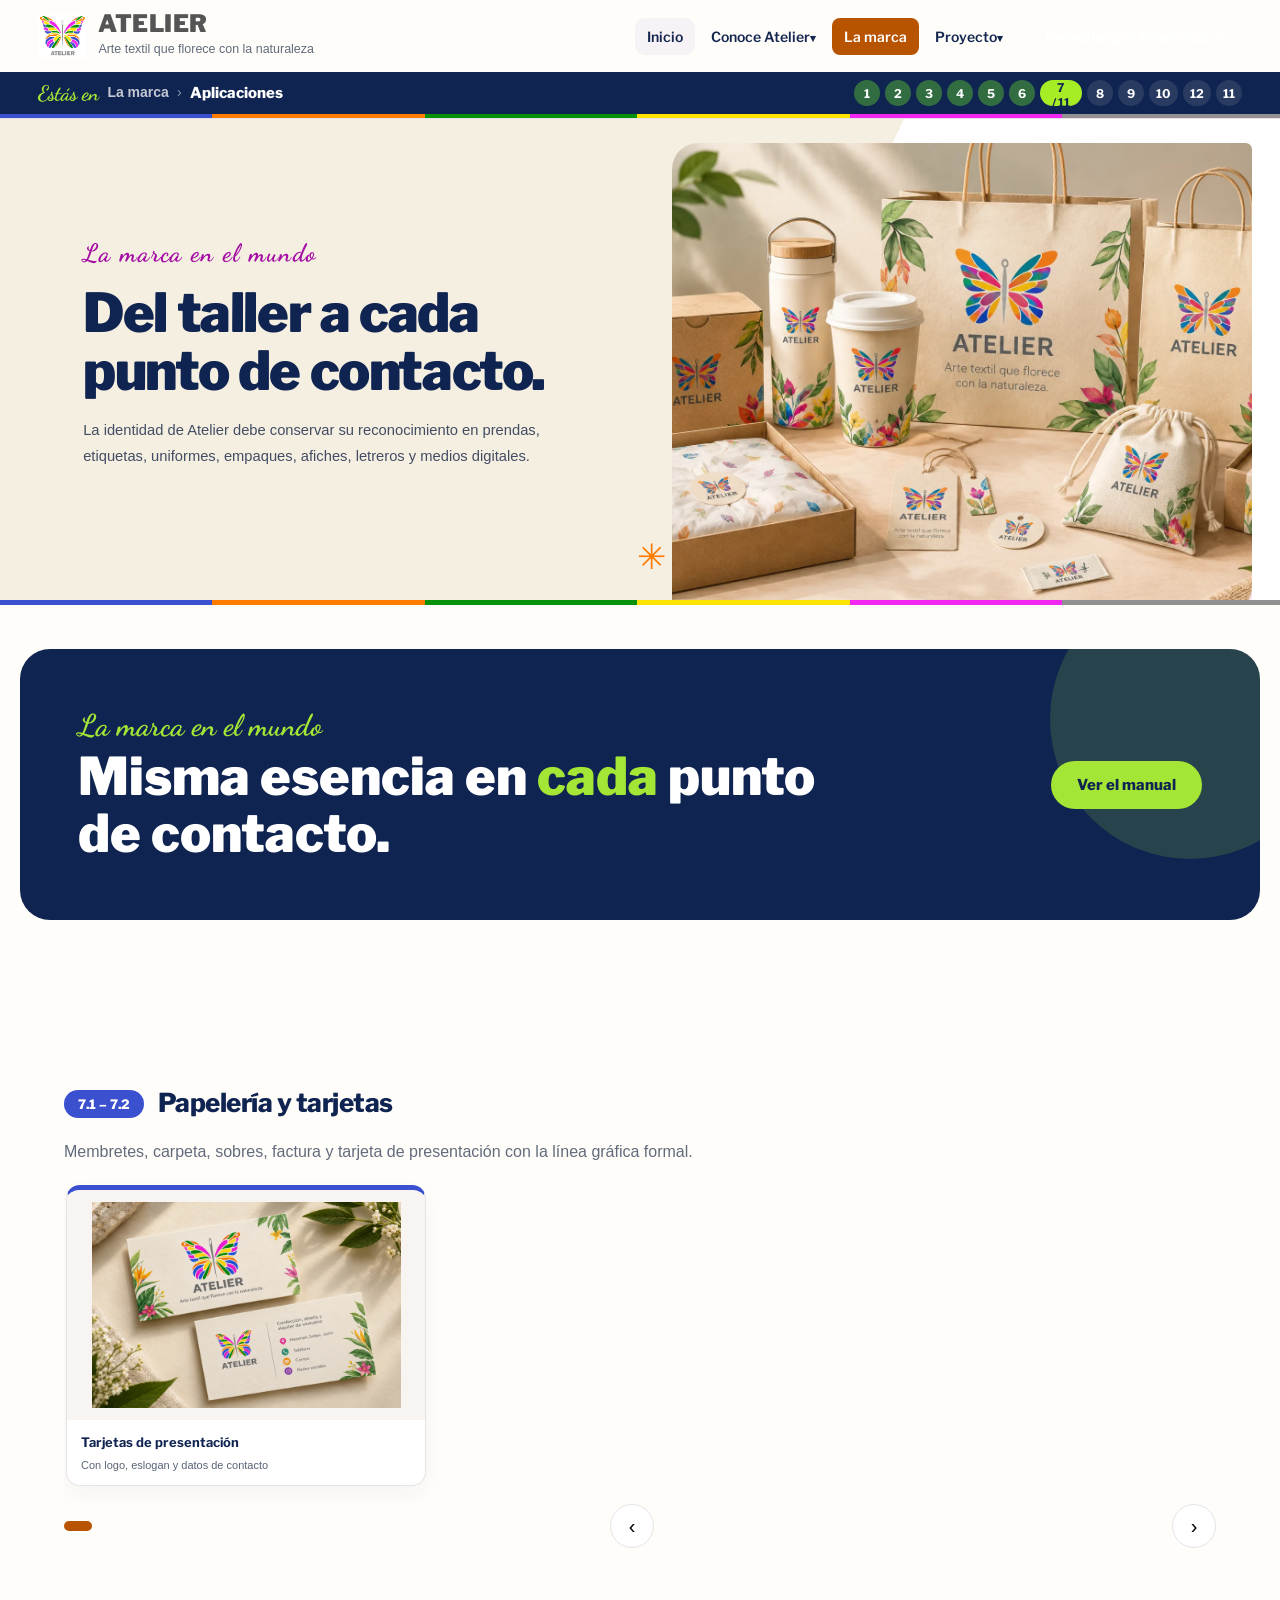
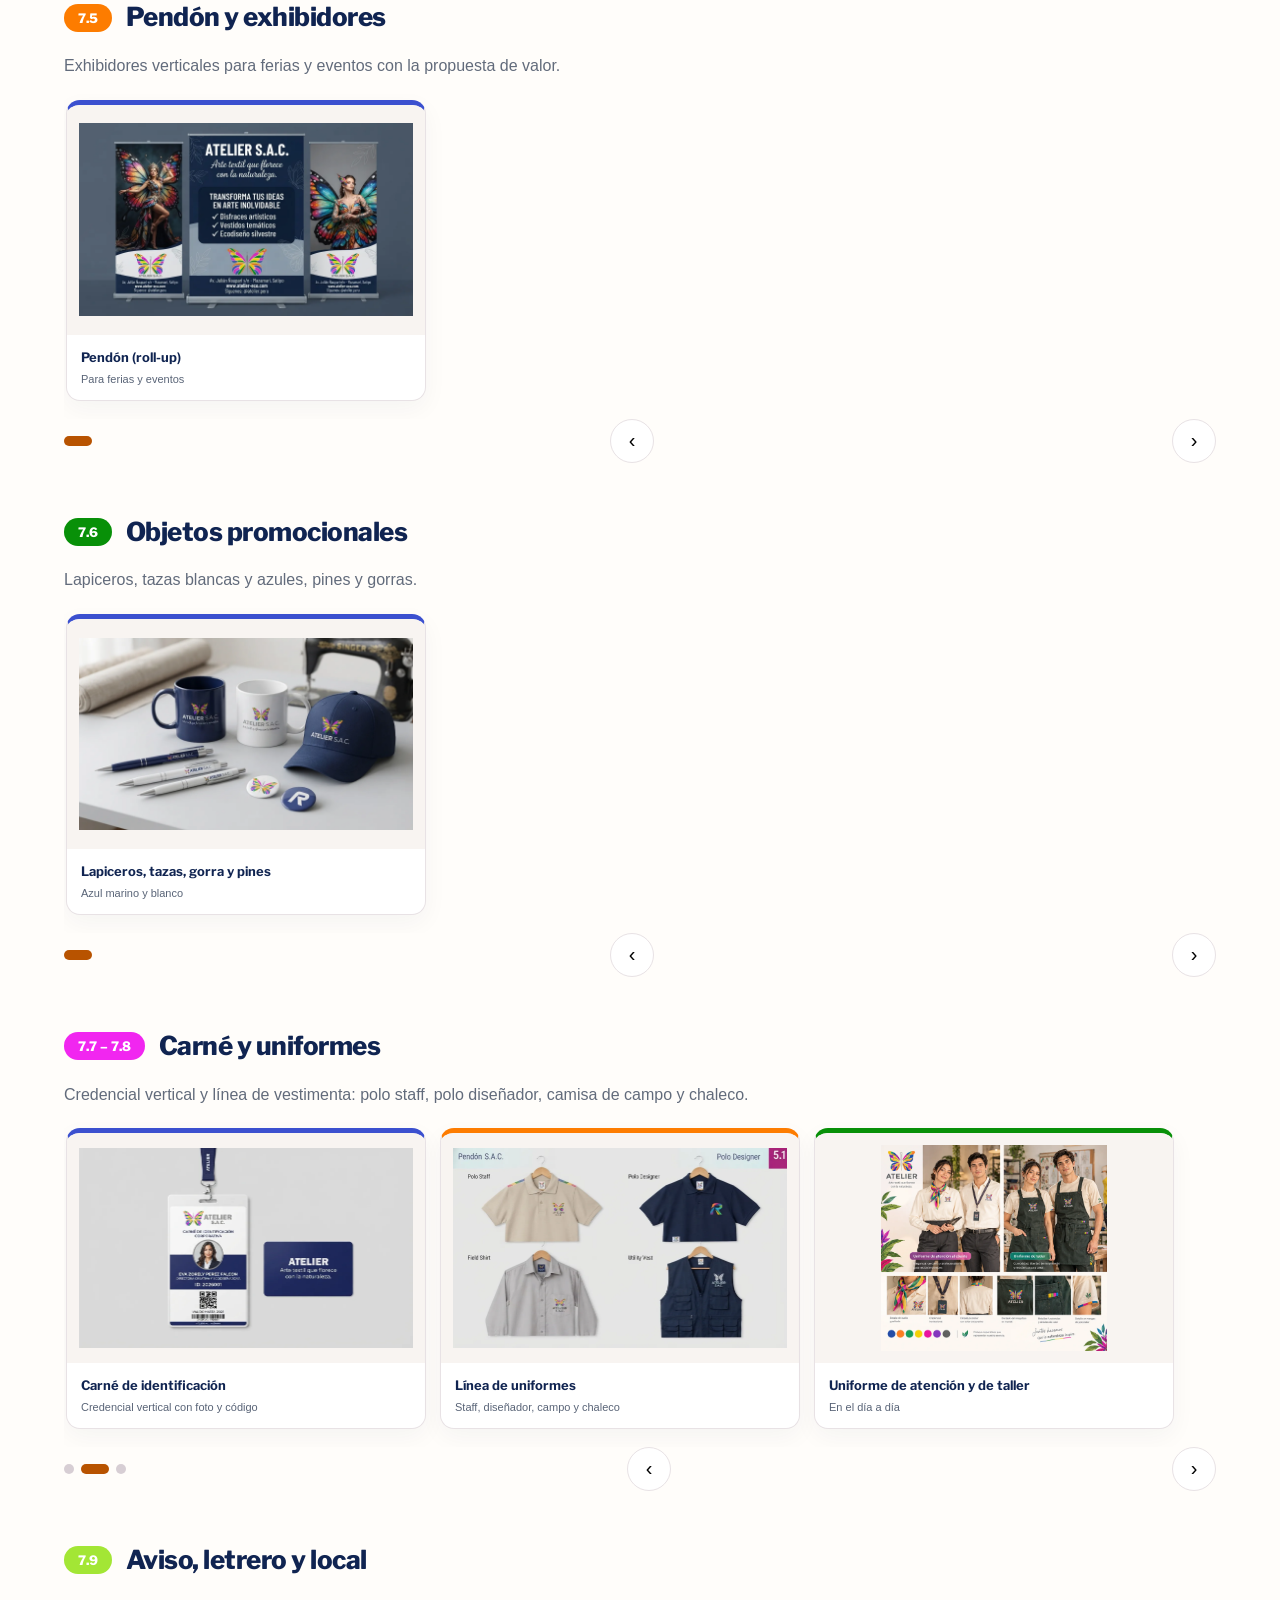
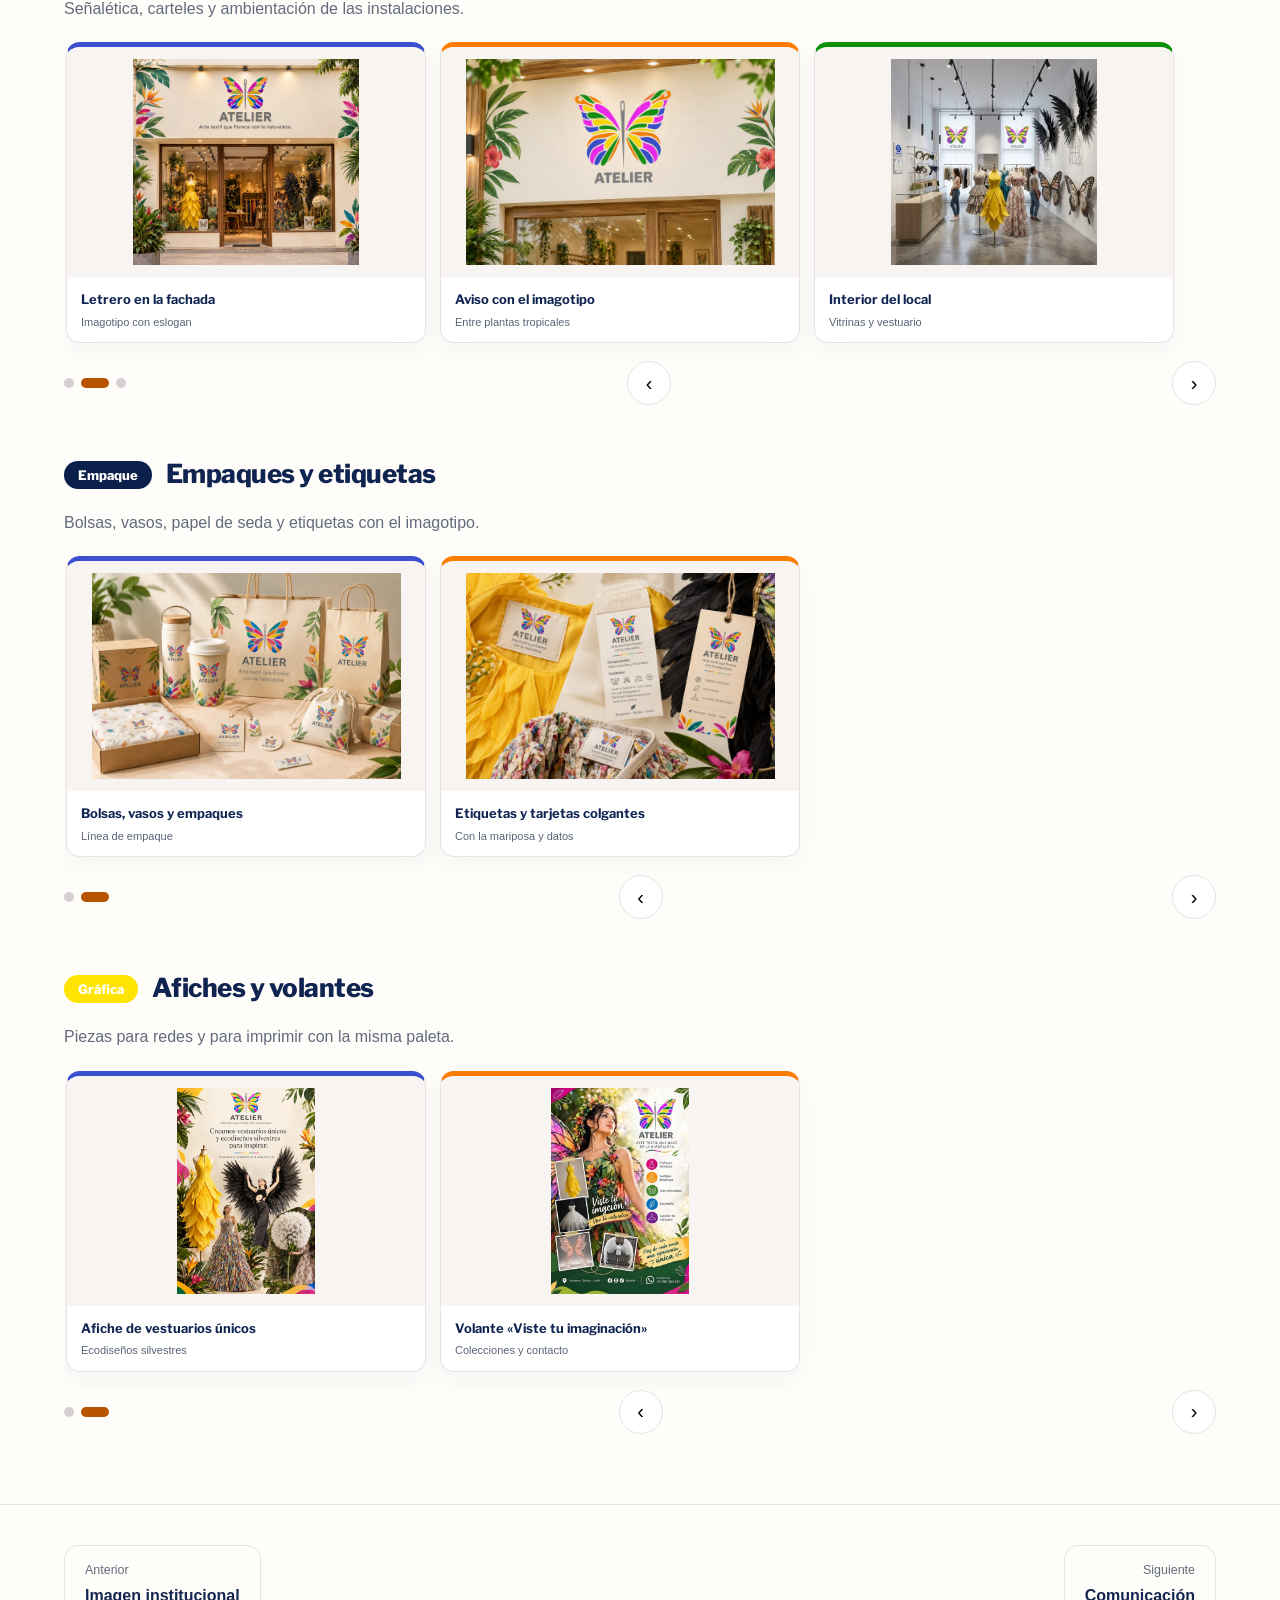
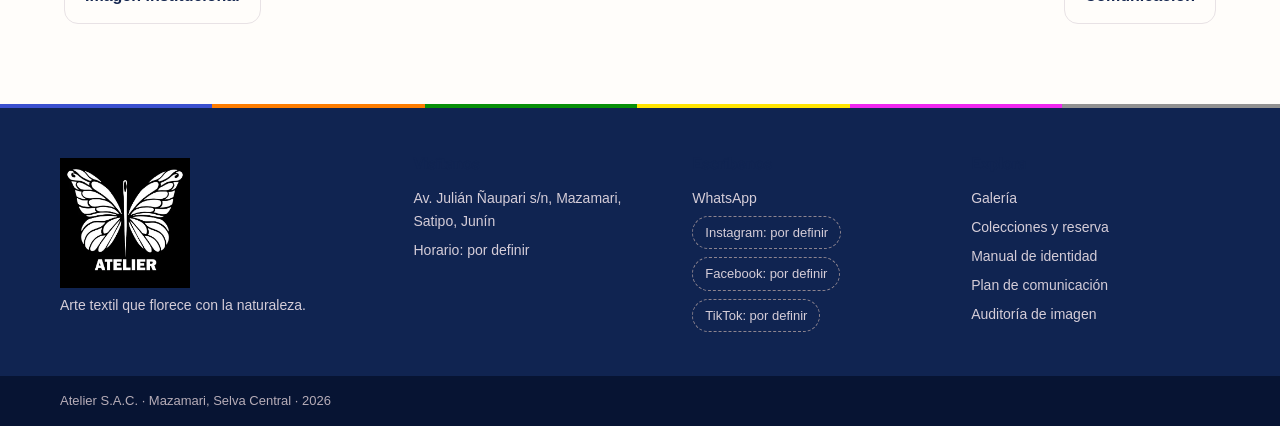
<file: aplicaciones.html>
<!doctype html><html lang="es"><head><meta charset="utf-8"><meta name="viewport" content="width=device-width,initial-scale=1">
    <meta name="description" content="Atelier S.A.C. — arte textil, vestuario de fantasía y ecodiseño inspirado en la Selva Central.">
    <title>Aplicaciones | Atelier</title><link rel="icon" href="assets/favicon.png"><meta name="theme-color" content="#fffdfb"><meta property="og:type" content="website"><meta property="og:title" content="Atelier · Arte textil que florece con la naturaleza"><meta property="og:image" content="assets/img/fachada.webp"><link rel="preconnect" href="https://fonts.googleapis.com"><link rel="preconnect" href="https://fonts.gstatic.com" crossorigin><link rel="stylesheet" href="https://fonts.googleapis.com/css2?family=Dancing+Script:wght@500;700&family=Libre+Franklin:wght@400;500;600;800;900&display=swap"><link rel="stylesheet" href="css/styles.css"><script src="js/base.js" defer></script><script src="js/atelier.js" defer></script><script src="js/marca-data.js" defer></script><script src="js/imgmap.js" defer></script><script src="js/extra2.js" defer></script><script src="js/extra3.js" defer></script></head><body data-accent="naranja">
    <a class="skip" href="#contenido">Saltar al contenido</a><div class="progress" aria-hidden="true"></div><header class="site-header"><div class="hd-in"><a class="brand2" href="index.html" aria-label="Atelier, inicio"><img src="assets/image12.webp" width="703" height="647" alt=""><span><b>ATELIER</b><small>Arte textil que florece con la naturaleza</small></span></a><button class="nav-toggle" type="button" aria-expanded="false" aria-controls="site-nav">Menú</button><nav id="site-nav" class="site-nav" aria-label="Principal"><a href="index.html">Inicio</a><div class="dd"><button type="button" aria-expanded="false">Conoce Atelier</button><div class="dd-menu"><a href="empresa.html">Empresa</a><a href="publico-objetivo.html">Público objetivo</a><a href="galeria.html">Galería</a><a href="reserva.html">Colecciones y reserva</a></div></div><div class="dd cur"><button type="button" aria-expanded="false">La marca</button><div class="dd-menu"><a href="identidad-corporativa.html">Identidad corporativa</a><a href="identidad-visual.html">Identidad visual</a><a href="imagen-institucional.html">Imagen institucional</a><a href="aplicaciones.html" aria-current="page">Aplicaciones</a><a href="comunicacion.html">Comunicación</a><a href="manual-identidad.html">Manual de identidad</a></div></div><div class="dd"><button type="button" aria-expanded="false">Proyecto</button><div class="dd-menu"><a href="propuestas-mejora.html">Propuestas de mejora</a><a href="plan-comunicacion.html">Plan de comunicación</a><a href="auditoria-imagen.html">Auditoría de imagen</a></div></div><a class="cta wa-link" href="reserva.html#reserva">Consultar por WhatsApp</a></nav></div><div class="here"><div class="here-in"><nav class="crumbs-h" aria-label="Estás en"><span class="you">Estás en</span><b>La marca</b><i>›</i><strong>Aplicaciones</strong></nav><div class="steps" role="navigation" aria-label="Pasos del recorrido"><a href="index.html" title="Inicio" aria-label="1. Inicio" class="done">1</a><a href="empresa.html" title="Empresa" aria-label="2. Empresa" class="done">2</a><a href="publico-objetivo.html" title="Público objetivo" aria-label="3. Público objetivo" class="done">3</a><a href="identidad-corporativa.html" title="Identidad corporativa" aria-label="4. Identidad corporativa" class="done">4</a><a href="identidad-visual.html" title="Identidad visual" aria-label="5. Identidad visual" class="done">5</a><a href="imagen-institucional.html" title="Imagen institucional" aria-label="6. Imagen institucional" class="done">6</a><a href="aplicaciones.html" title="Aplicaciones" aria-label="7. Aplicaciones" aria-current="step" class="on">7</a><a href="comunicacion.html" title="Comunicación" aria-label="8. Comunicación" class="">8</a><a href="manual-identidad.html" title="Manual de identidad" aria-label="9. Manual de identidad" class="">9</a><a href="propuestas-mejora.html" title="Propuestas de mejora" aria-label="10. Propuestas de mejora" class="">10</a><a href="auditoria-imagen.html" title="Auditoría de imagen" aria-label="12. Auditoría de imagen">12</a><a href="plan-comunicacion.html" title="Plan de comunicación" aria-label="11. Plan de comunicación" class="">11</a></div></div></div></header><main id="contenido"><section class="page-hero pink"><div class="page-hero-copy"><span class="eyebrow">La marca en el mundo</span><h1>Del taller a cada punto de contacto.</h1><p>La identidad de Atelier debe conservar su reconocimiento en prendas, etiquetas, uniformes, empaques, afiches, letreros y medios digitales.</p></div><div class="page-hero-image"><img src="assets/img/empaques.webp" width="1536" height="1024" alt="Del taller a cada punto de contacto." loading="lazy"></div><span class="hero-sparkle">✳</span></section><section class="callout navy"><div><span class="script">La marca en el mundo</span><p class="big">Misma esencia en <em>cada</em> punto de contacto.</p></div><a class="btn-lima" href="manual-identidad.html#aplicaciones-manual">Ver el manual</a></section><section class="section" id="aplicaciones-grupos"><div class="grp-head" style="--cc:#3B50CF"><span class="sec-chip">7.1 – 7.2</span><h3>Papelería y tarjetas</h3><p>Membretes, carpeta, sobres, factura y tarjeta de presentación con la línea gráfica formal.</p></div><div data-carousel class="img-row"><figure class="img-card"><img src="assets/img/tarjetas.webp" width="1536" height="1024" alt="Tarjetas de presentación" loading="lazy"><figcaption><b>Tarjetas de presentación</b><small>Con logo, eslogan y datos de contacto</small></figcaption></figure></div><div class="grp-head" style="--cc:#FD7C00"><span class="sec-chip">7.5</span><h3>Pendón y exhibidores</h3><p>Exhibidores verticales para ferias y eventos con la propuesta de valor.</p></div><div data-carousel class="img-row"><figure class="img-card"><img src="assets/img/pendon.webp" width="1360" height="784" alt="Pendón (roll-up)" loading="lazy"><figcaption><b>Pendón (roll-up)</b><small>Para ferias y eventos</small></figcaption></figure></div><div class="grp-head" style="--cc:#089008"><span class="sec-chip">7.6</span><h3>Objetos promocionales</h3><p>Lapiceros, tazas blancas y azules, pines y gorras.</p></div><div data-carousel class="img-row"><figure class="img-card"><img src="assets/img/objetos.webp" width="1360" height="784" alt="Lapiceros, tazas, gorra y pines" loading="lazy"><figcaption><b>Lapiceros, tazas, gorra y pines</b><small>Azul marino y blanco</small></figcaption></figure></div><div class="grp-head" style="--cc:#F126F0"><span class="sec-chip">7.7 – 7.8</span><h3>Carné y uniformes</h3><p>Credencial vertical y línea de vestimenta: polo staff, polo diseñador, camisa de campo y chaleco.</p></div><div data-carousel class="img-row"><figure class="img-card"><img src="assets/img/carne.webp" width="1339" height="800" alt="Carné de identificación" loading="lazy"><figcaption><b>Carné de identificación</b><small>Credencial vertical con foto y código</small></figcaption></figure><figure class="img-card"><img src="assets/img/uniformes-linea.webp" width="1339" height="800" alt="Línea de uniformes" loading="lazy"><figcaption><b>Línea de uniformes</b><small>Staff, diseñador, campo y chaleco</small></figcaption></figure><figure class="img-card"><img src="assets/img/uniforme.webp" width="1312" height="1199" alt="Uniforme de atención y de taller" loading="lazy"><figcaption><b>Uniforme de atención y de taller</b><small>En el día a día</small></figcaption></figure></div><div class="grp-head" style="--cc:#A3E635"><span class="sec-chip">7.9</span><h3>Aviso, letrero y local</h3><p>Señalética, carteles y ambientación de las instalaciones.</p></div><div data-carousel class="img-row"><figure class="img-card"><img src="assets/img/letrero.webp" width="1312" height="1199" alt="Letrero en la fachada" loading="lazy"><figcaption><b>Letrero en la fachada</b><small>Imagotipo con eslogan</small></figcaption></figure><figure class="img-card"><img src="assets/img/fachada.webp" width="1536" height="1024" alt="Aviso con el imagotipo" loading="lazy"><figcaption><b>Aviso con el imagotipo</b><small>Entre plantas tropicales</small></figcaption></figure><figure class="img-card"><img src="assets/img/local.webp" width="548" height="548" alt="Interior del local" loading="lazy"><figcaption><b>Interior del local</b><small>Vitrinas y vestuario</small></figcaption></figure></div><div class="grp-head" style="--cc:#0B1F4B"><span class="sec-chip">Empaque</span><h3>Empaques y etiquetas</h3><p>Bolsas, vasos, papel de seda y etiquetas con el imagotipo.</p></div><div data-carousel class="img-row"><figure class="img-card"><img src="assets/img/empaques.webp" width="1536" height="1024" alt="Bolsas, vasos y empaques" loading="lazy"><figcaption><b>Bolsas, vasos y empaques</b><small>Línea de empaque</small></figcaption></figure><figure class="img-card"><img src="assets/img/etiquetas.webp" width="1536" height="1024" alt="Etiquetas y tarjetas colgantes" loading="lazy"><figcaption><b>Etiquetas y tarjetas colgantes</b><small>Con la mariposa y datos</small></figcaption></figure></div><div class="grp-head" style="--cc:#FFE401"><span class="sec-chip">Gráfica</span><h3>Afiches y volantes</h3><p>Piezas para redes y para imprimir con la misma paleta.</p></div><div data-carousel class="img-row"><figure class="img-card"><img src="assets/img/afiche.webp" width="1024" height="1536" alt="Afiche de vestuarios únicos" loading="lazy"><figcaption><b>Afiche de vestuarios únicos</b><small>Ecodiseños silvestres</small></figcaption></figure><figure class="img-card"><img src="assets/img/flyer.webp" width="891" height="1337" alt="Volante «Viste tu imaginación»" loading="lazy"><figcaption><b>Volante «Viste tu imaginación»</b><small>Colecciones y contacto</small></figcaption></figure></div></section><nav class="pager" aria-label="Recorrido"><a href="imagen-institucional.html"><small>Anterior</small><b>Imagen institucional</b></a><a href="comunicacion.html"><small>Siguiente</small><b>Comunicación</b></a></nav></main><footer class="site-footer"><div class="ft-in"><div><a class="ft-brand" href="index.html" aria-label="Atelier"><img src="assets/logo-negativo.webp" width="471" height="471" alt="Atelier"></a><p>Arte textil que florece con la naturaleza.</p></div><div><h4>Visítanos</h4><p>Av. Julián Ñaupari s/n, Mazamari, Satipo, Junín</p><p>Horario: por definir</p></div><div><h4>Escríbenos</h4><a class="wa-link" href="reserva.html#reserva">WhatsApp</a><div class="pills"><span>Instagram: por definir</span><span>Facebook: por definir</span><span>TikTok: por definir</span></div></div><div><h4>Explora</h4><a href="galeria.html">Galería</a><a href="reserva.html">Colecciones y reserva</a><a href="manual-identidad.html">Manual de identidad</a><a href="plan-comunicacion.html">Plan de comunicación</a><a href="auditoria-imagen.html">Auditoría de imagen</a></div></div><div class="ft-bot">Atelier S.A.C. · Mazamari, Selva Central · 2026</div></footer><button class="to-top" aria-label="Volver arriba">↑</button></body></html>
</file>
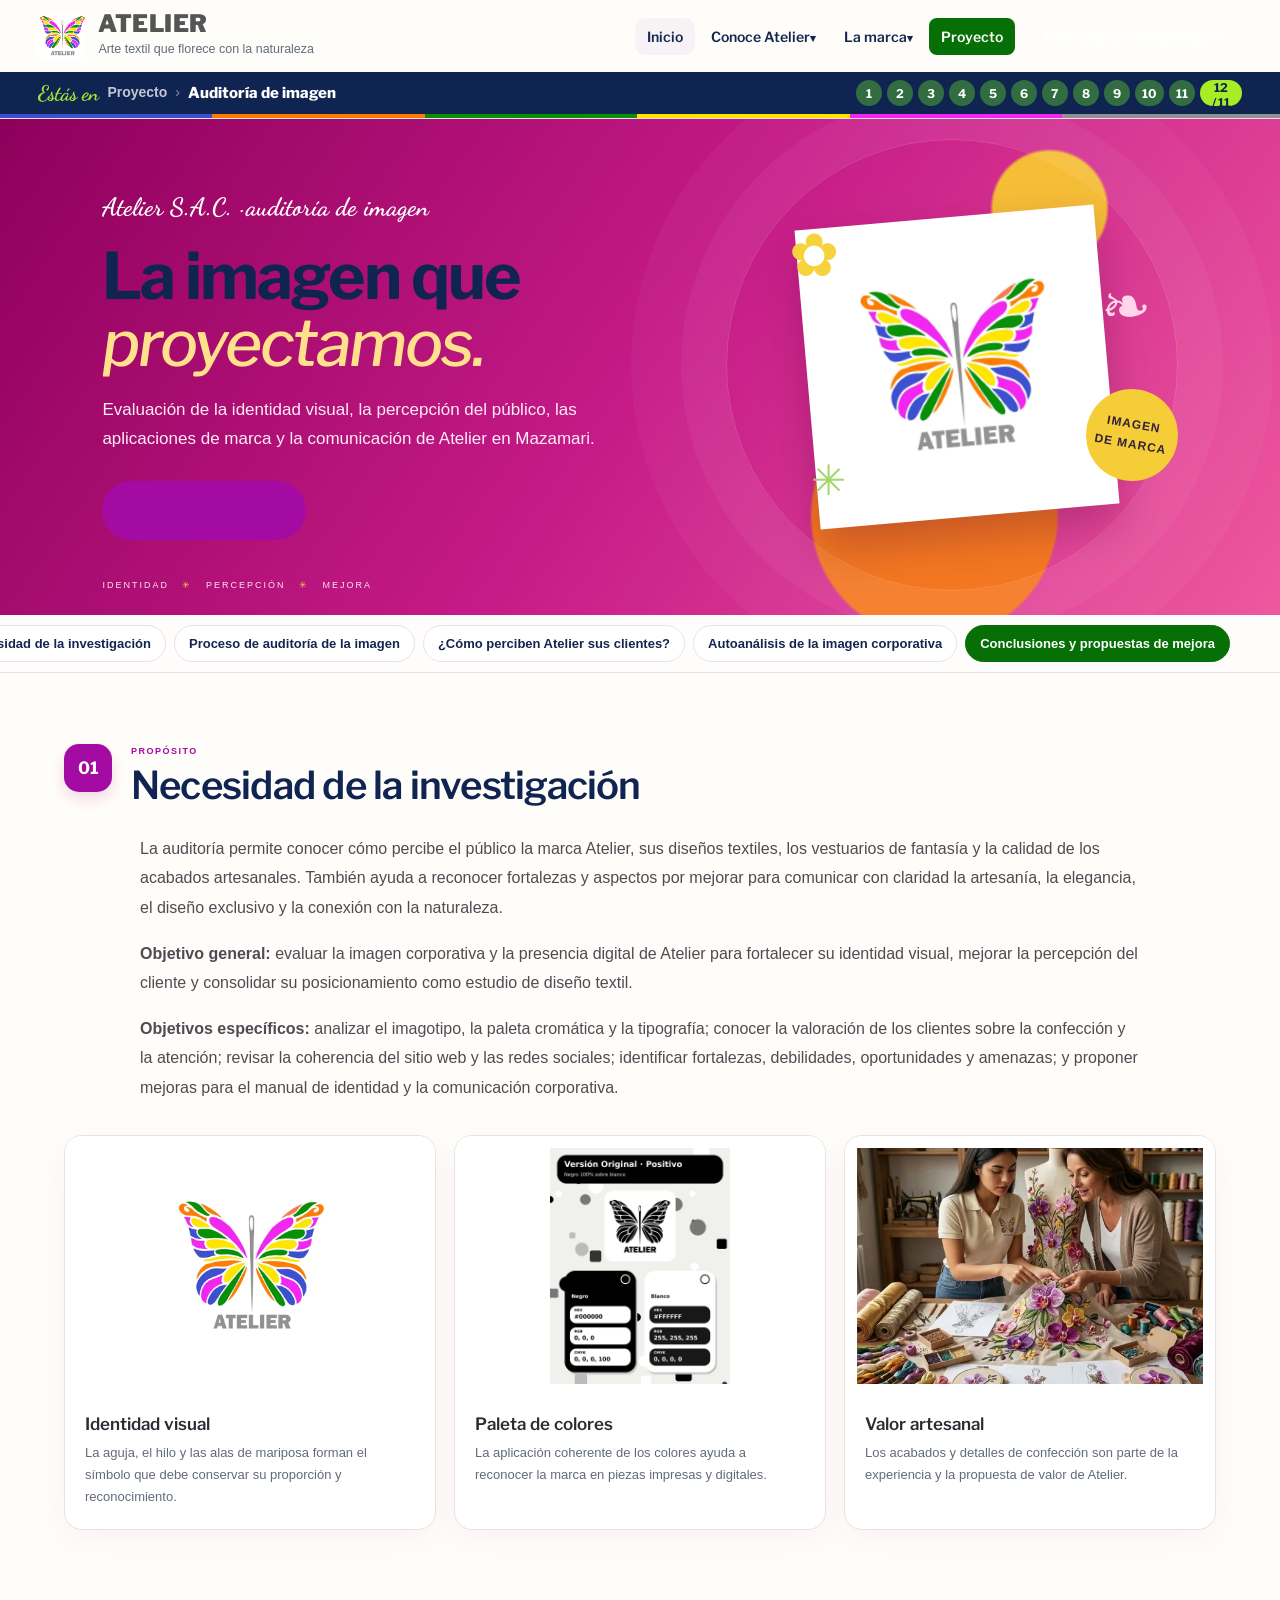
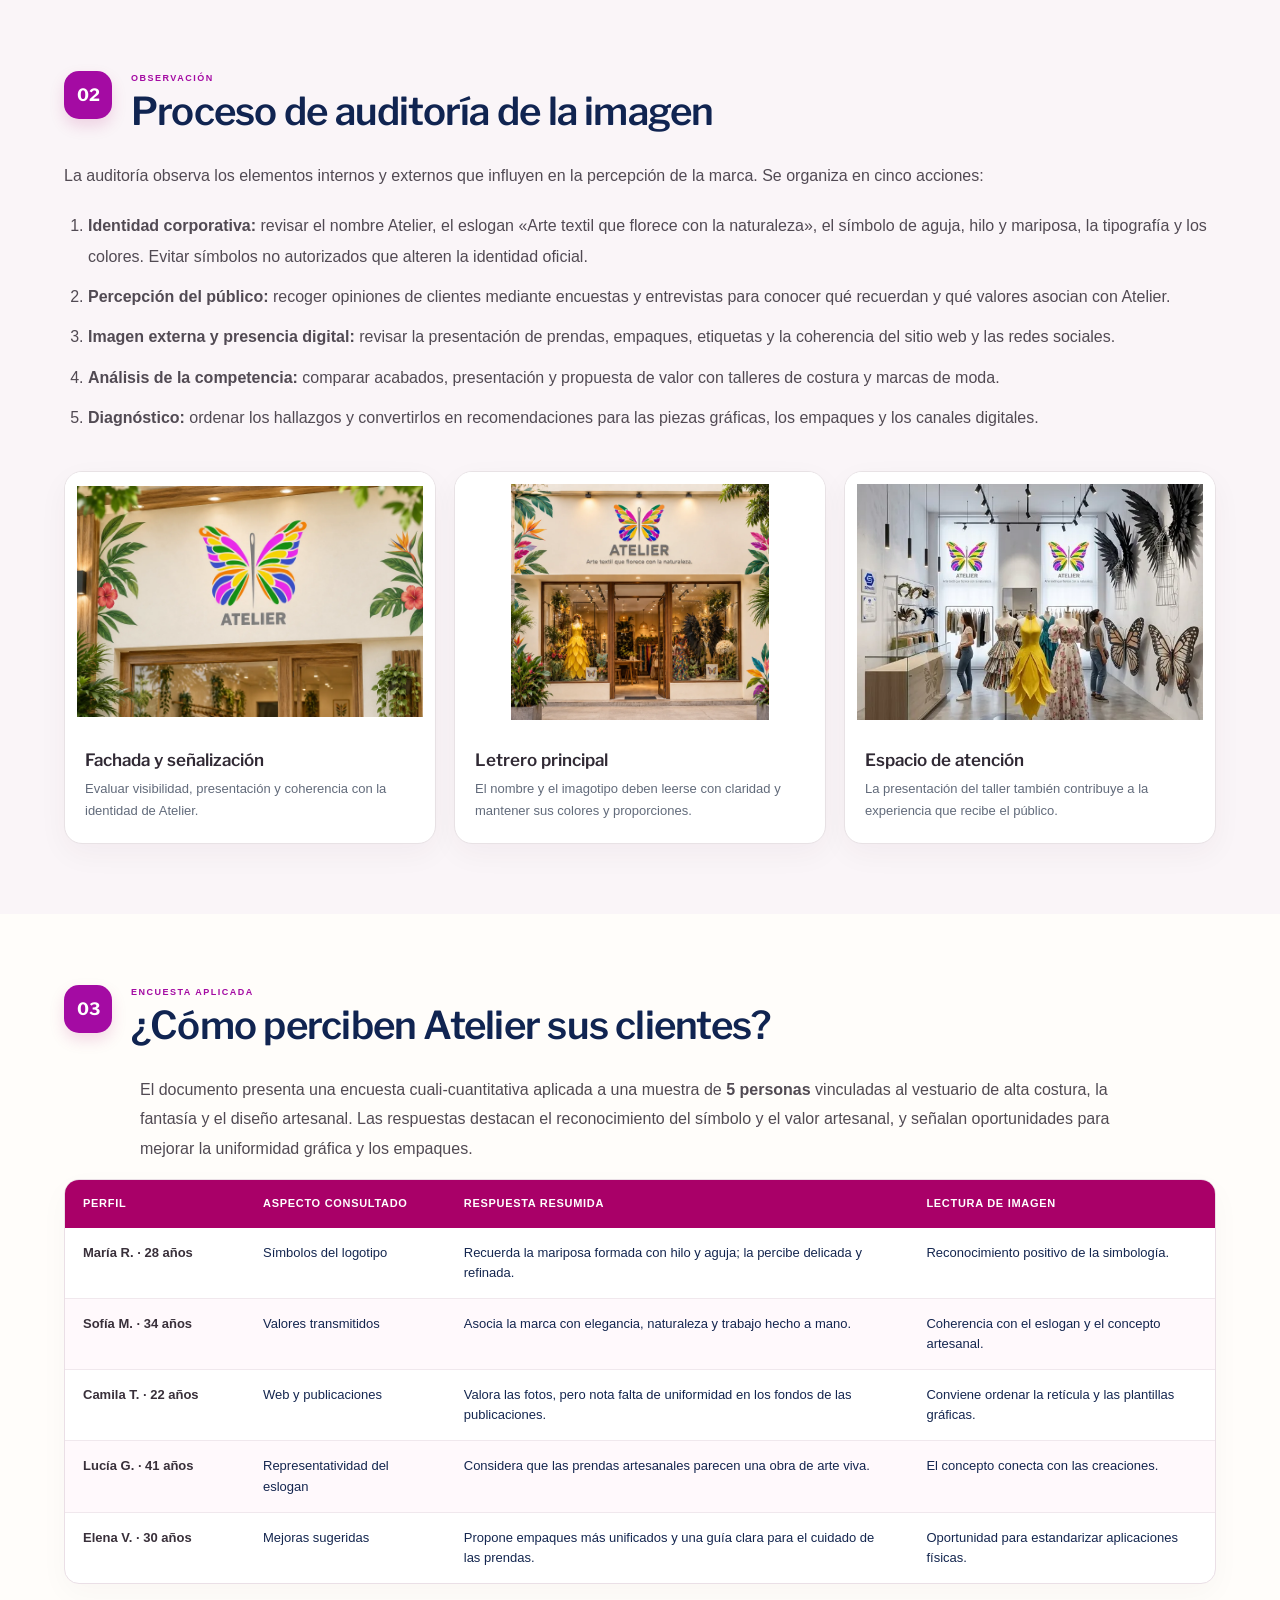
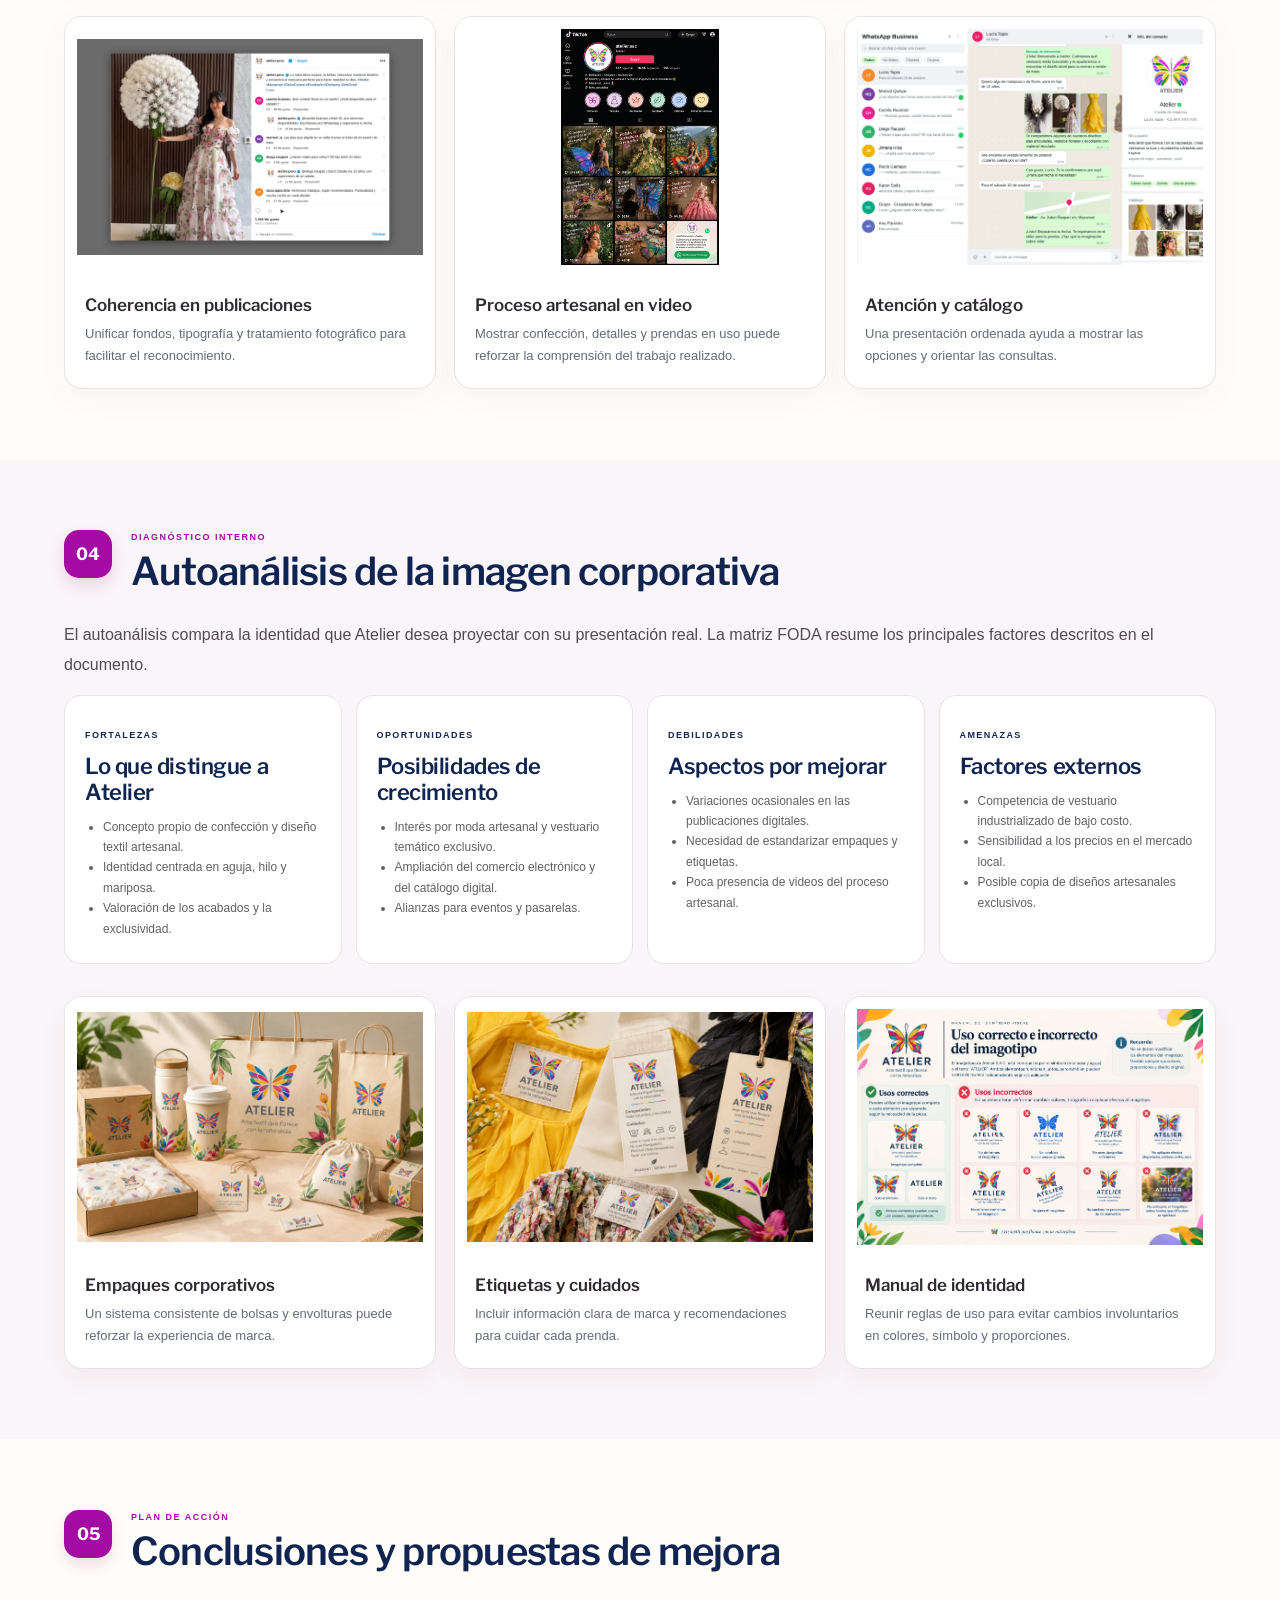
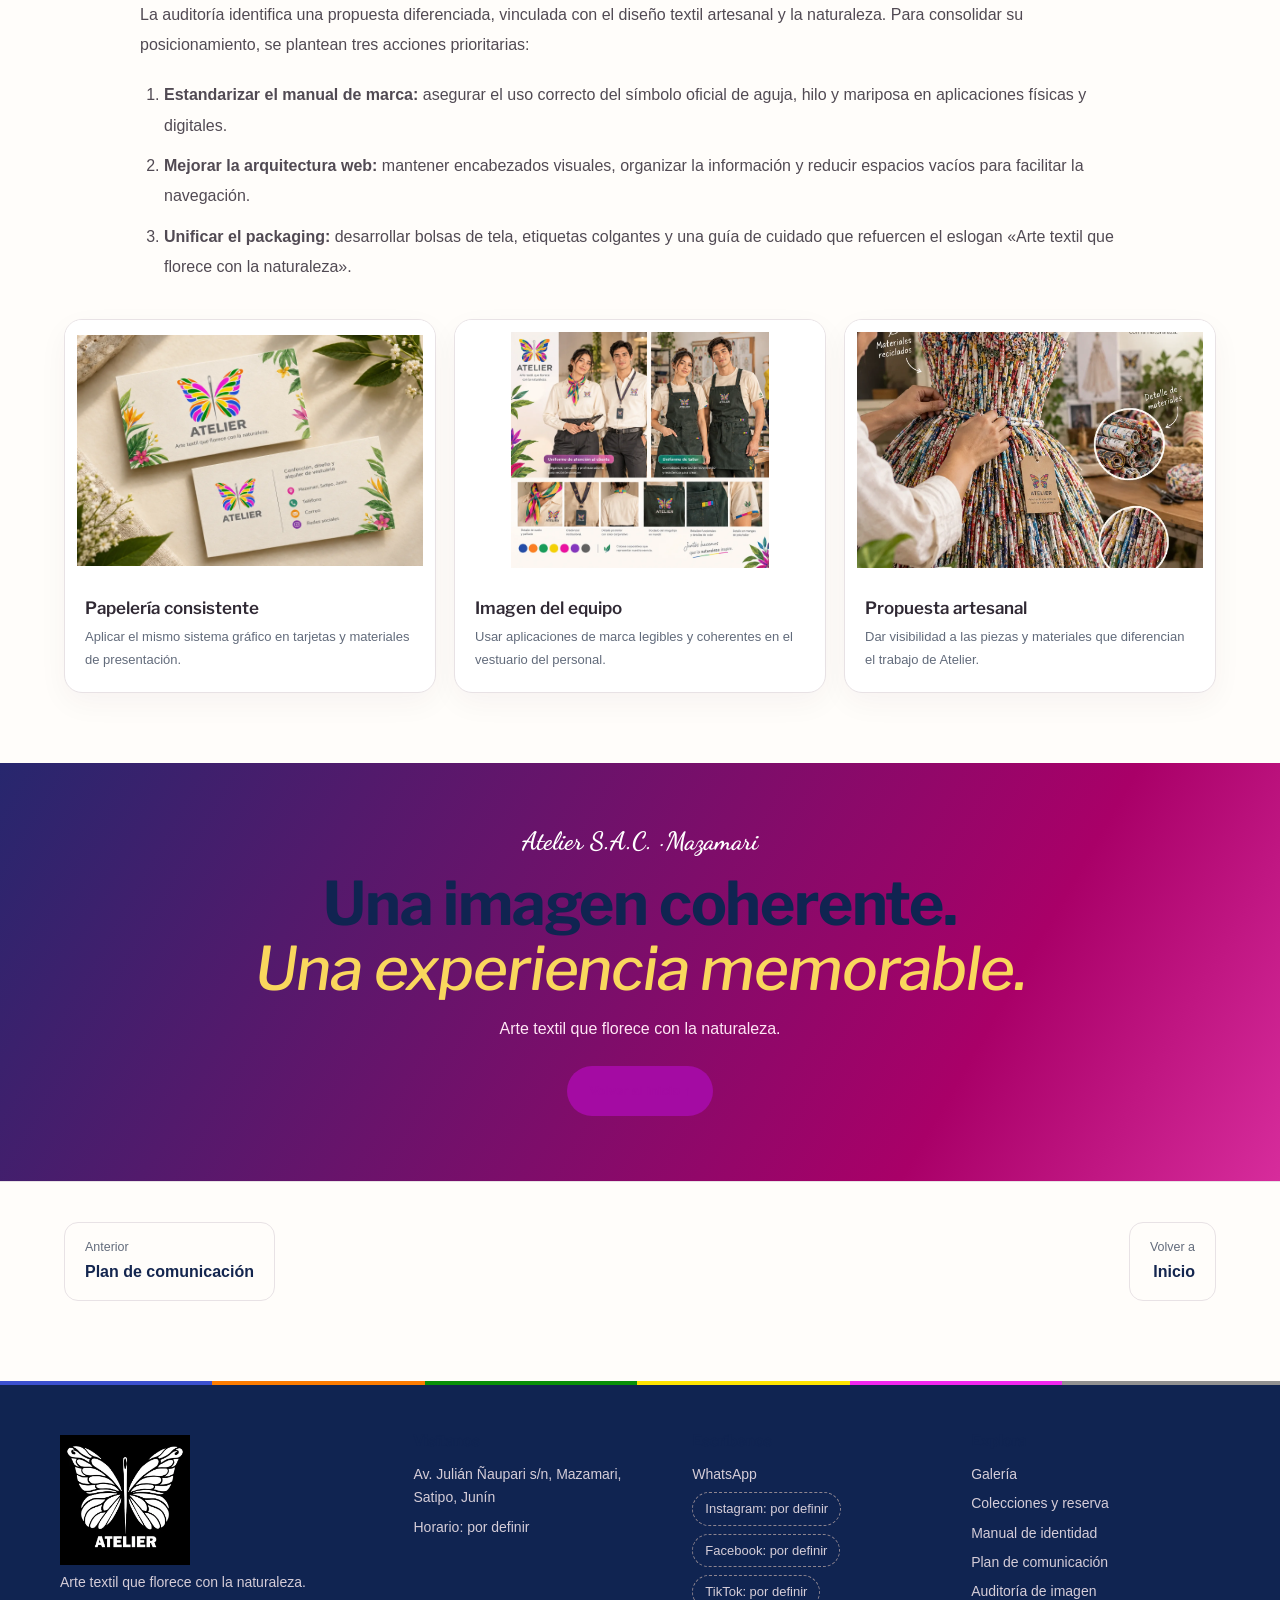
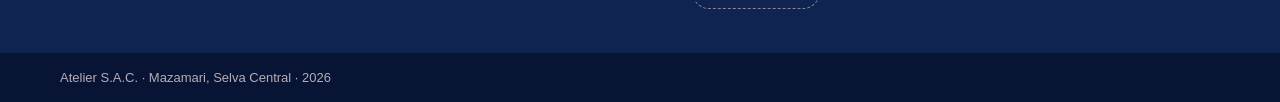
<file: auditoria-imagen.html>
<!doctype html><html lang="es"><head><meta charset="utf-8"><meta name="viewport" content="width=device-width,initial-scale=1">
    <meta name="description" content="Atelier S.A.C. — arte textil, vestuario de fantasía y ecodiseño inspirado en la Selva Central.">
    <title>Auditoría de imagen | Atelier</title><link rel="icon" href="assets/favicon.png"><meta name="theme-color" content="#fffdfb"><meta property="og:type" content="website"><meta property="og:title" content="Atelier · Arte textil que florece con la naturaleza"><meta property="og:image" content="assets/img/fachada.webp"><link rel="preconnect" href="https://fonts.googleapis.com"><link rel="preconnect" href="https://fonts.gstatic.com" crossorigin><link rel="stylesheet" href="https://fonts.googleapis.com/css2?family=Dancing+Script:wght@500;700&family=Libre+Franklin:wght@400;500;600;800;900&display=swap"><link rel="stylesheet" href="css/styles.css"><script src="js/base.js" defer></script><script src="js/atelier.js" defer></script><script src="js/marca-data.js" defer></script><script src="js/imgmap.js" defer></script><script src="js/extra2.js" defer></script><script src="js/extra3.js" defer></script></head><body data-accent="verde">
    <a class="skip" href="#contenido">Saltar al contenido</a><div class="progress" aria-hidden="true"></div><header class="site-header"><div class="hd-in"><a class="brand2" href="index.html" aria-label="Atelier, inicio"><img src="assets/image12.webp" width="703" height="647" alt=""><span><b>ATELIER</b><small>Arte textil que florece con la naturaleza</small></span></a><button class="nav-toggle" type="button" aria-expanded="false" aria-controls="site-nav">Menú</button><nav id="site-nav" class="site-nav" aria-label="Principal"><a href="index.html">Inicio</a><div class="dd"><button type="button" aria-expanded="false">Conoce Atelier</button><div class="dd-menu"><a href="empresa.html">Empresa</a><a href="publico-objetivo.html">Público objetivo</a><a href="galeria.html">Galería</a><a href="reserva.html">Colecciones y reserva</a></div></div><div class="dd"><button type="button" aria-expanded="false">La marca</button><div class="dd-menu"><a href="identidad-corporativa.html">Identidad corporativa</a><a href="identidad-visual.html">Identidad visual</a><a href="imagen-institucional.html">Imagen institucional</a><a href="aplicaciones.html">Aplicaciones</a><a href="comunicacion.html">Comunicación</a><a href="manual-identidad.html">Manual de identidad</a></div></div><div class="dd cur"><button type="button" aria-expanded="false">Proyecto</button><div class="dd-menu"><a href="propuestas-mejora.html">Propuestas de mejora</a><a href="plan-comunicacion.html">Plan de comunicación</a><a href="auditoria-imagen.html" aria-current="page">Auditoría de imagen</a></div></div><a class="cta wa-link" href="reserva.html#reserva">Consultar por WhatsApp</a></nav></div><div class="here"><div class="here-in"><nav class="crumbs-h" aria-label="Estás en"><span class="you">Estás en</span><b>Proyecto</b><i>›</i><strong>Auditoría de imagen</strong></nav><div class="steps" role="navigation" aria-label="Pasos del recorrido"><a href="index.html" title="Inicio" aria-label="1. Inicio" class="done">1</a><a href="empresa.html" title="Empresa" aria-label="2. Empresa" class="done">2</a><a href="publico-objetivo.html" title="Público objetivo" aria-label="3. Público objetivo" class="done">3</a><a href="identidad-corporativa.html" title="Identidad corporativa" aria-label="4. Identidad corporativa" class="done">4</a><a href="identidad-visual.html" title="Identidad visual" aria-label="5. Identidad visual" class="done">5</a><a href="imagen-institucional.html" title="Imagen institucional" aria-label="6. Imagen institucional" class="done">6</a><a href="aplicaciones.html" title="Aplicaciones" aria-label="7. Aplicaciones" class="done">7</a><a href="comunicacion.html" title="Comunicación" aria-label="8. Comunicación" class="done">8</a><a href="manual-identidad.html" title="Manual de identidad" aria-label="9. Manual de identidad" class="done">9</a><a href="propuestas-mejora.html" title="Propuestas de mejora" aria-label="10. Propuestas de mejora" class="done">10</a><a href="plan-comunicacion.html" title="Plan de comunicación" aria-label="11. Plan de comunicación" class="done">11</a><a href="auditoria-imagen.html" title="Auditoría de imagen" aria-label="12. Auditoría de imagen" aria-current="step" class="on">12</a></div></div></div></header><main id="contenido" class="strategy-page audit-page">
<section class="strategy-hero"><div class="strategy-hero-copy"><span class="eyebrow light">Atelier S.A.C. · auditoría de imagen</span><h1>La imagen que <em>proyectamos.</em></h1><p>Evaluación de la identidad visual, la percepción del público, las aplicaciones de marca y la comunicación de Atelier en Mazamari.</p><a class="pill-button light-button" href="#necesidad">Explorar la auditoría <span>↓</span></a></div><div class="strategy-hero-art"><img src="assets/img/logo-multicolor.webp" alt="Imagotipo multicolor de Atelier"><span class="orbit orbit-one">✿</span><span class="orbit orbit-two">✳</span><span class="orbit orbit-three">❧</span><small>IMAGEN<br>DE MARCA</small></div><div class="strategy-hero-foot">IDENTIDAD <i>✳</i> PERCEPCIÓN <i>✳</i> MEJORA</div></section>
<section class="strategy-section section" id="necesidad">
<div class="strategy-section-head"><span>01</span><div><small>PROPÓSITO</small><h2>Necesidad de la investigación</h2></div></div>
<div class="strategy-prose">
<p>La auditoría permite conocer cómo percibe el público la marca Atelier, sus diseños textiles, los vestuarios de fantasía y la calidad de los acabados artesanales. También ayuda a reconocer fortalezas y aspectos por mejorar para comunicar con claridad la artesanía, la elegancia, el diseño exclusivo y la conexión con la naturaleza.</p>
<p><b>Objetivo general:</b> evaluar la imagen corporativa y la presencia digital de Atelier para fortalecer su identidad visual, mejorar la percepción del cliente y consolidar su posicionamiento como estudio de diseño textil.</p>
<p><b>Objetivos específicos:</b> analizar el imagotipo, la paleta cromática y la tipografía; conocer la valoración de los clientes sobre la confección y la atención; revisar la coherencia del sitio web y las redes sociales; identificar fortalezas, debilidades, oportunidades y amenazas; y proponer mejoras para el manual de identidad y la comunicación corporativa.</p>
</div>
<div class="audit-gallery">
<figure><img src="assets/img/logo-multicolor.webp" alt="Imagotipo multicolor de Atelier"><figcaption><b>Identidad visual</b><span>La aguja, el hilo y las alas de mariposa forman el símbolo que debe conservar su proporción y reconocimiento.</span></figcaption></figure>
<figure><img src="assets/img/pal-original.webp" alt="Paleta cromática de Atelier"><figcaption><b>Paleta de colores</b><span>La aplicación coherente de los colores ayuda a reconocer la marca en piezas impresas y digitales.</span></figcaption></figure>
<figure><img src="assets/img/bordado.webp" alt="Detalle artesanal de bordado textil"><figcaption><b>Valor artesanal</b><span>Los acabados y detalles de confección son parte de la experiencia y la propuesta de valor de Atelier.</span></figcaption></figure>
</div></section>

<section class="strategy-section section tinted" id="auditoria">
<div class="strategy-section-head"><span>02</span><div><small>OBSERVACIÓN</small><h2>Proceso de auditoría de la imagen</h2></div></div>
<div class="strategy-prose"><p>La auditoría observa los elementos internos y externos que influyen en la percepción de la marca. Se organiza en cinco acciones:</p>
<ol><li><b>Identidad corporativa:</b> revisar el nombre Atelier, el eslogan «Arte textil que florece con la naturaleza», el símbolo de aguja, hilo y mariposa, la tipografía y los colores. Evitar símbolos no autorizados que alteren la identidad oficial.</li>
<li><b>Percepción del público:</b> recoger opiniones de clientes mediante encuestas y entrevistas para conocer qué recuerdan y qué valores asocian con Atelier.</li>
<li><b>Imagen externa y presencia digital:</b> revisar la presentación de prendas, empaques, etiquetas y la coherencia del sitio web y las redes sociales.</li>
<li><b>Análisis de la competencia:</b> comparar acabados, presentación y propuesta de valor con talleres de costura y marcas de moda.</li>
<li><b>Diagnóstico:</b> ordenar los hallazgos y convertirlos en recomendaciones para las piezas gráficas, los empaques y los canales digitales.</li></ol></div>
<div class="audit-gallery">
<figure><img src="assets/img/fachada.webp" alt="Fachada y presentación exterior de referencia"><figcaption><b>Fachada y señalización</b><span>Evaluar visibilidad, presentación y coherencia con la identidad de Atelier.</span></figcaption></figure>
<figure><img src="assets/img/letrero.webp" alt="Letrero de marca"><figcaption><b>Letrero principal</b><span>El nombre y el imagotipo deben leerse con claridad y mantener sus colores y proporciones.</span></figcaption></figure>
<figure><img src="assets/img/local.webp" alt="Espacio interior del taller"><figcaption><b>Espacio de atención</b><span>La presentación del taller también contribuye a la experiencia que recibe el público.</span></figcaption></figure>
</div></section>

<section class="strategy-section section" id="investigacion">
<div class="strategy-section-head"><span>03</span><div><small>ENCUESTA APLICADA</small><h2>¿Cómo perciben Atelier sus clientes?</h2></div></div>
<div class="strategy-prose"><p>El documento presenta una encuesta cuali-cuantitativa aplicada a una muestra de <b>5 personas</b> vinculadas al vestuario de alta costura, la fantasía y el diseño artesanal. Las respuestas destacan el reconocimiento del símbolo y el valor artesanal, y señalan oportunidades para mejorar la uniformidad gráfica y los empaques.</p></div>
<div class="table-wrap"><table class="strategy-table"><thead><tr><th>Perfil</th><th>Aspecto consultado</th><th>Respuesta resumida</th><th>Lectura de imagen</th></tr></thead><tbody>
<tr><td>María R. · 28 años</td><td>Símbolos del logotipo</td><td>Recuerda la mariposa formada con hilo y aguja; la percibe delicada y refinada.</td><td>Reconocimiento positivo de la simbología.</td></tr>
<tr><td>Sofía M. · 34 años</td><td>Valores transmitidos</td><td>Asocia la marca con elegancia, naturaleza y trabajo hecho a mano.</td><td>Coherencia con el eslogan y el concepto artesanal.</td></tr>
<tr><td>Camila T. · 22 años</td><td>Web y publicaciones</td><td>Valora las fotos, pero nota falta de uniformidad en los fondos de las publicaciones.</td><td>Conviene ordenar la retícula y las plantillas gráficas.</td></tr>
<tr><td>Lucía G. · 41 años</td><td>Representatividad del eslogan</td><td>Considera que las prendas artesanales parecen una obra de arte viva.</td><td>El concepto conecta con las creaciones.</td></tr>
<tr><td>Elena V. · 30 años</td><td>Mejoras sugeridas</td><td>Propone empaques más unificados y una guía clara para el cuidado de las prendas.</td><td>Oportunidad para estandarizar aplicaciones físicas.</td></tr>
</tbody></table></div>
<div class="audit-gallery">
<figure><img src="assets/img/ig-post.webp" alt="Ejemplo visual de publicación para redes sociales"><figcaption><b>Coherencia en publicaciones</b><span>Unificar fondos, tipografía y tratamiento fotográfico para facilitar el reconocimiento.</span></figcaption></figure>
<figure><img src="assets/img/tiktok.webp" alt="Contenido audiovisual de Atelier"><figcaption><b>Proceso artesanal en video</b><span>Mostrar confección, detalles y prendas en uso puede reforzar la comprensión del trabajo realizado.</span></figcaption></figure>
<figure><img src="assets/img/wa-business.webp" alt="Presentación de catálogo digital"><figcaption><b>Atención y catálogo</b><span>Una presentación ordenada ayuda a mostrar las opciones y orientar las consultas.</span></figcaption></figure>
</div></section>

<section class="strategy-section section tinted" id="autoanalisis">
<div class="strategy-section-head"><span>04</span><div><small>DIAGNÓSTICO INTERNO</small><h2>Autoanálisis de la imagen corporativa</h2></div></div>
<div class="strategy-prose"><p>El autoanálisis compara la identidad que Atelier desea proyectar con su presentación real. La matriz FODA resume los principales factores descritos en el documento.</p></div>
<div class="foda-grid">
<article><small>FORTALEZAS</small><h3>Lo que distingue a Atelier</h3><ul><li>Concepto propio de confección y diseño textil artesanal.</li><li>Identidad centrada en aguja, hilo y mariposa.</li><li>Valoración de los acabados y la exclusividad.</li></ul></article>
<article><small>OPORTUNIDADES</small><h3>Posibilidades de crecimiento</h3><ul><li>Interés por moda artesanal y vestuario temático exclusivo.</li><li>Ampliación del comercio electrónico y del catálogo digital.</li><li>Alianzas para eventos y pasarelas.</li></ul></article>
<article><small>DEBILIDADES</small><h3>Aspectos por mejorar</h3><ul><li>Variaciones ocasionales en las publicaciones digitales.</li><li>Necesidad de estandarizar empaques y etiquetas.</li><li>Poca presencia de videos del proceso artesanal.</li></ul></article>
<article><small>AMENAZAS</small><h3>Factores externos</h3><ul><li>Competencia de vestuario industrializado de bajo costo.</li><li>Sensibilidad a los precios en el mercado local.</li><li>Posible copia de diseños artesanales exclusivos.</li></ul></article>
</div>
<div class="audit-gallery">
<figure><img src="assets/img/empaques.webp" alt="Empaques de presentación"><figcaption><b>Empaques corporativos</b><span>Un sistema consistente de bolsas y envolturas puede reforzar la experiencia de marca.</span></figcaption></figure>
<figure><img src="assets/img/etiquetas.webp" alt="Etiquetas para prendas"><figcaption><b>Etiquetas y cuidados</b><span>Incluir información clara de marca y recomendaciones para cuidar cada prenda.</span></figcaption></figure>
<figure><img src="assets/img/manual-uso.webp" alt="Manual de uso de identidad visual"><figcaption><b>Manual de identidad</b><span>Reunir reglas de uso para evitar cambios involuntarios en colores, símbolo y proporciones.</span></figcaption></figure>
</div></section>

<section class="strategy-section section" id="mejoras">
<div class="strategy-section-head"><span>05</span><div><small>PLAN DE ACCIÓN</small><h2>Conclusiones y propuestas de mejora</h2></div></div>
<div class="strategy-prose"><p>La auditoría identifica una propuesta diferenciada, vinculada con el diseño textil artesanal y la naturaleza. Para consolidar su posicionamiento, se plantean tres acciones prioritarias:</p>
<ol><li><b>Estandarizar el manual de marca:</b> asegurar el uso correcto del símbolo oficial de aguja, hilo y mariposa en aplicaciones físicas y digitales.</li><li><b>Mejorar la arquitectura web:</b> mantener encabezados visuales, organizar la información y reducir espacios vacíos para facilitar la navegación.</li><li><b>Unificar el packaging:</b> desarrollar bolsas de tela, etiquetas colgantes y una guía de cuidado que refuercen el eslogan «Arte textil que florece con la naturaleza».</li></ol></div>
<div class="audit-gallery">
<figure><img src="assets/img/tarjetas.webp" alt="Tarjetas corporativas de Atelier"><figcaption><b>Papelería consistente</b><span>Aplicar el mismo sistema gráfico en tarjetas y materiales de presentación.</span></figcaption></figure>
<figure><img src="assets/img/uniforme.webp" alt="Uniforme corporativo"><figcaption><b>Imagen del equipo</b><span>Usar aplicaciones de marca legibles y coherentes en el vestuario del personal.</span></figcaption></figure>
<figure><img src="assets/img/moda-reciclada.webp" alt="Diseño textil de ecodiseño"><figcaption><b>Propuesta artesanal</b><span>Dar visibilidad a las piezas y materiales que diferencian el trabajo de Atelier.</span></figcaption></figure>
</div></section>
<section class="strategy-close"><span class="eyebrow light">Atelier S.A.C. · Mazamari</span><h2>Una imagen coherente.<br><em>Una experiencia memorable.</em></h2><p>Arte textil que florece con la naturaleza.</p><a class="pill-button light-button" href="#necesidad">Volver al inicio ↑</a></section>
<nav class="pager" aria-label="Recorrido"><a href="plan-comunicacion.html"><small>Anterior</small><b>Plan de comunicación</b></a><a href="index.html"><small>Volver a</small><b>Inicio</b></a></nav></main>
<footer class="site-footer"><div class="ft-in"><div><a class="ft-brand" href="index.html" aria-label="Atelier"><img src="assets/logo-negativo.webp" width="471" height="471" alt="Atelier"></a><p>Arte textil que florece con la naturaleza.</p></div><div><h4>Visítanos</h4><p>Av. Julián Ñaupari s/n, Mazamari, Satipo, Junín</p><p>Horario: por definir</p></div><div><h4>Escríbenos</h4><a class="wa-link" href="reserva.html#reserva">WhatsApp</a><div class="pills"><span>Instagram: por definir</span><span>Facebook: por definir</span><span>TikTok: por definir</span></div></div><div><h4>Explora</h4><a href="galeria.html">Galería</a><a href="reserva.html">Colecciones y reserva</a><a href="manual-identidad.html">Manual de identidad</a><a href="plan-comunicacion.html">Plan de comunicación</a><a href="auditoria-imagen.html">Auditoría de imagen</a></div></div><div class="ft-bot">Atelier S.A.C. · Mazamari, Selva Central · 2026</div></footer><button class="to-top" aria-label="Volver arriba">↑</button></body></html>
</file>
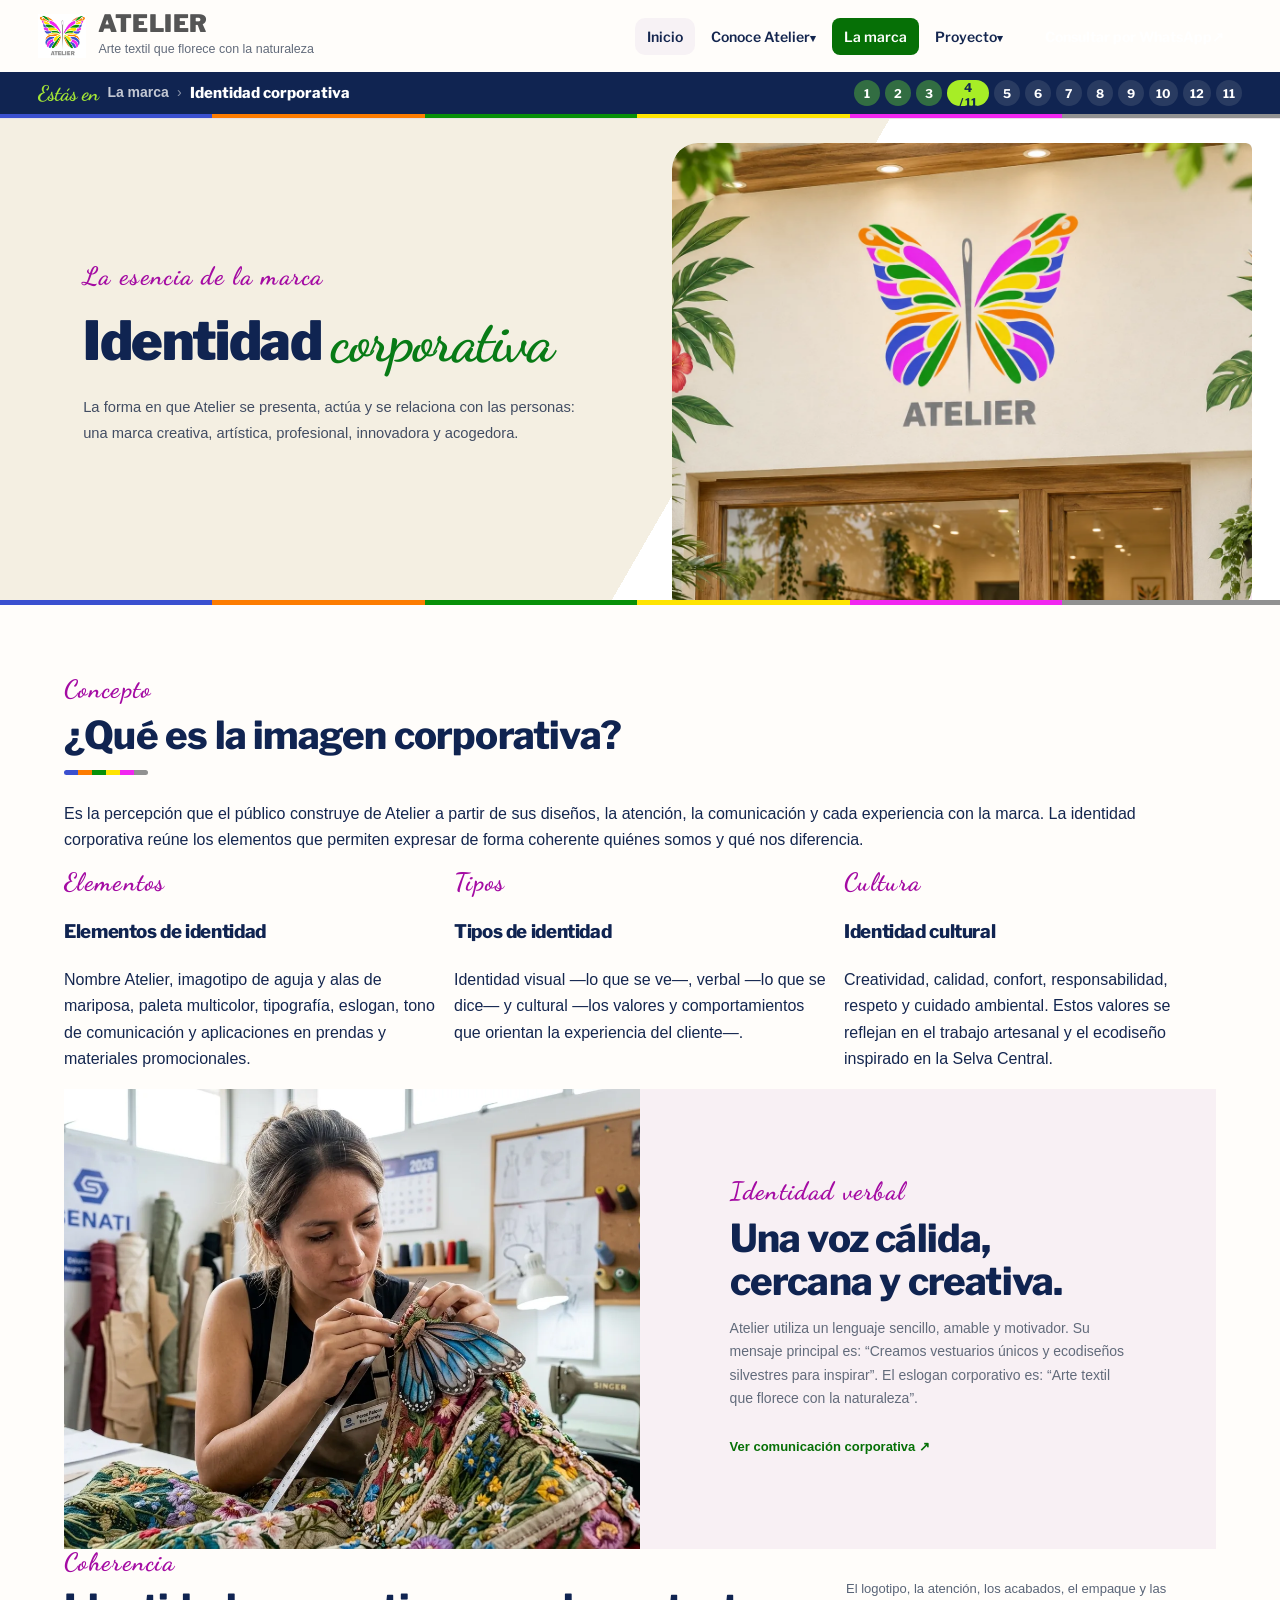
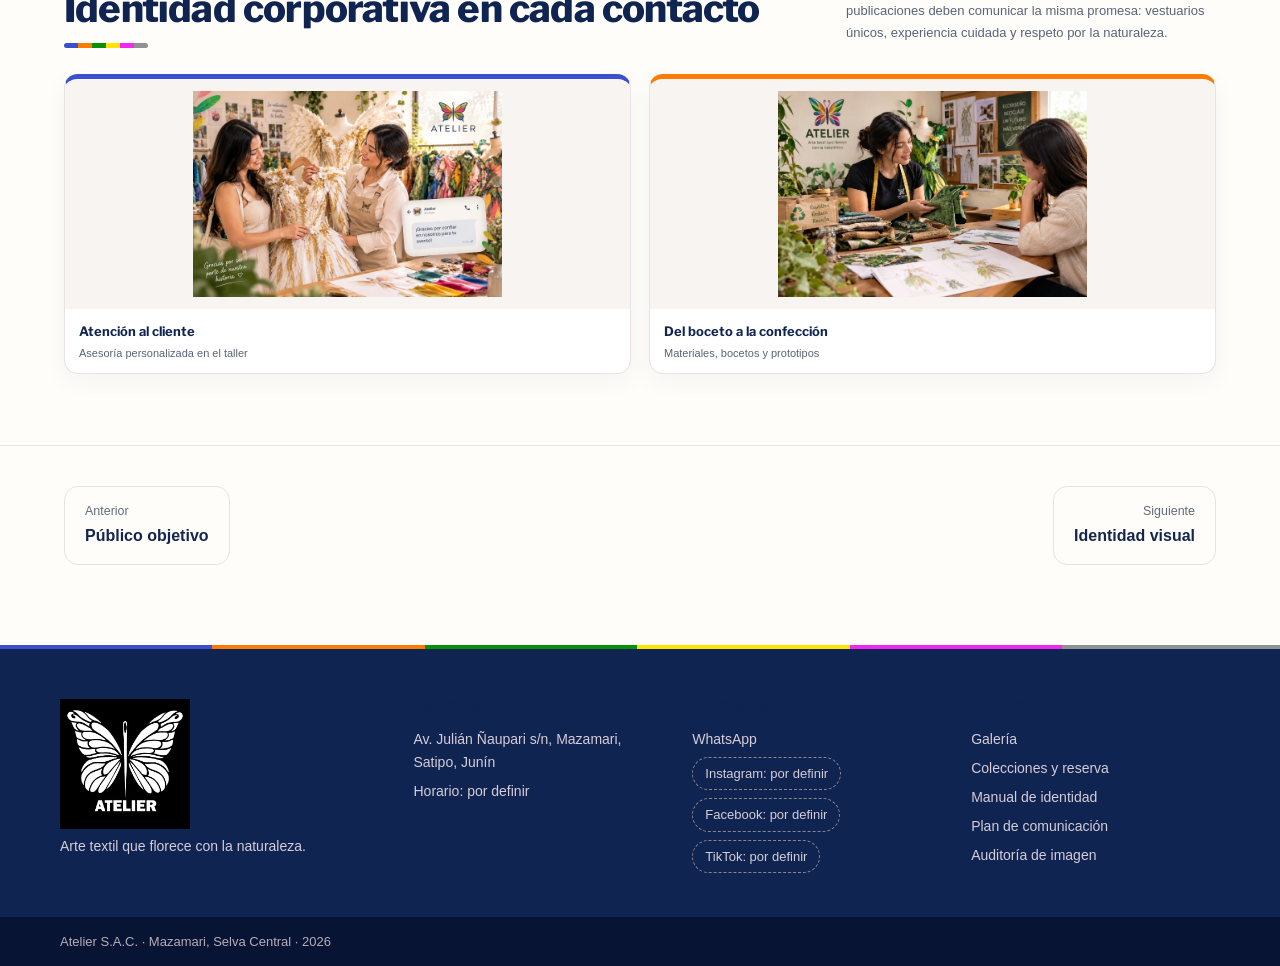
<file: identidad-corporativa.html>
<!doctype html><html lang="es"><head><meta charset="utf-8"><meta name="viewport" content="width=device-width,initial-scale=1"><meta name="description" content="Identidad corporativa de Atelier S.A.C."><title>Identidad corporativa | Atelier</title><link rel="icon" href="assets/favicon.png"><meta name="theme-color" content="#fffdfb"><meta property="og:type" content="website"><meta property="og:title" content="Atelier · Arte textil que florece con la naturaleza"><meta property="og:image" content="assets/img/fachada.webp"><link rel="preconnect" href="https://fonts.googleapis.com"><link rel="preconnect" href="https://fonts.gstatic.com" crossorigin><link rel="stylesheet" href="https://fonts.googleapis.com/css2?family=Dancing+Script:wght@500;700&family=Libre+Franklin:wght@400;500;600;800;900&display=swap"><link rel="stylesheet" href="css/styles.css"><script src="js/base.js" defer></script><script src="js/atelier.js" defer></script><script src="js/marca-data.js" defer></script><script src="js/imgmap.js" defer></script><script src="js/extra2.js" defer></script><script src="js/extra3.js" defer></script></head><body data-accent="verde"><a class="skip" href="#contenido">Saltar al contenido</a><div class="progress" aria-hidden="true"></div><header class="site-header"><div class="hd-in"><a class="brand2" href="index.html" aria-label="Atelier, inicio"><img src="assets/image12.webp" width="703" height="647" alt=""><span><b>ATELIER</b><small>Arte textil que florece con la naturaleza</small></span></a><button class="nav-toggle" type="button" aria-expanded="false" aria-controls="site-nav">Menú</button><nav id="site-nav" class="site-nav" aria-label="Principal"><a href="index.html">Inicio</a><div class="dd"><button type="button" aria-expanded="false">Conoce Atelier</button><div class="dd-menu"><a href="empresa.html">Empresa</a><a href="publico-objetivo.html">Público objetivo</a><a href="galeria.html">Galería</a><a href="reserva.html">Colecciones y reserva</a></div></div><div class="dd cur"><button type="button" aria-expanded="false">La marca</button><div class="dd-menu"><a href="identidad-corporativa.html" aria-current="page">Identidad corporativa</a><a href="identidad-visual.html">Identidad visual</a><a href="imagen-institucional.html">Imagen institucional</a><a href="aplicaciones.html">Aplicaciones</a><a href="comunicacion.html">Comunicación</a><a href="manual-identidad.html">Manual de identidad</a></div></div><div class="dd"><button type="button" aria-expanded="false">Proyecto</button><div class="dd-menu"><a href="propuestas-mejora.html">Propuestas de mejora</a><a href="plan-comunicacion.html">Plan de comunicación</a><a href="auditoria-imagen.html">Auditoría de imagen</a></div></div><a class="cta wa-link" href="reserva.html#reserva">Consultar por WhatsApp</a></nav></div><div class="here"><div class="here-in"><nav class="crumbs-h" aria-label="Estás en"><span class="you">Estás en</span><b>La marca</b><i>›</i><strong>Identidad corporativa</strong></nav><div class="steps" role="navigation" aria-label="Pasos del recorrido"><a href="index.html" title="Inicio" aria-label="1. Inicio" class="done">1</a><a href="empresa.html" title="Empresa" aria-label="2. Empresa" class="done">2</a><a href="publico-objetivo.html" title="Público objetivo" aria-label="3. Público objetivo" class="done">3</a><a href="identidad-corporativa.html" title="Identidad corporativa" aria-label="4. Identidad corporativa" aria-current="step" class="on">4</a><a href="identidad-visual.html" title="Identidad visual" aria-label="5. Identidad visual" class="">5</a><a href="imagen-institucional.html" title="Imagen institucional" aria-label="6. Imagen institucional" class="">6</a><a href="aplicaciones.html" title="Aplicaciones" aria-label="7. Aplicaciones" class="">7</a><a href="comunicacion.html" title="Comunicación" aria-label="8. Comunicación" class="">8</a><a href="manual-identidad.html" title="Manual de identidad" aria-label="9. Manual de identidad" class="">9</a><a href="propuestas-mejora.html" title="Propuestas de mejora" aria-label="10. Propuestas de mejora" class="">10</a><a href="auditoria-imagen.html" title="Auditoría de imagen" aria-label="12. Auditoría de imagen">12</a><a href="plan-comunicacion.html" title="Plan de comunicación" aria-label="11. Plan de comunicación" class="">11</a></div></div></div></header><main id="contenido"><section class="page-hero"><div class="page-hero-copy"><span class="eyebrow">La esencia de la marca</span><h1>Identidad <em>corporativa</em></h1><p>La forma en que Atelier se presenta, actúa y se relaciona con las personas: una marca creativa, artística, profesional, innovadora y acogedora.</p></div><div class="page-hero-image"><img src="assets/img/fachada.webp" width="1536" height="1024" alt="Atelier" loading="lazy"></div></section><section class="section"><div class="section-heading"><div><span class="eyebrow">Concepto</span><h2>¿Qué es la imagen corporativa?</h2></div></div><p>Es la percepción que el público construye de Atelier a partir de sus diseños, la atención, la comunicación y cada experiencia con la marca. La identidad corporativa reúne los elementos que permiten expresar de forma coherente quiénes somos y qué nos diferencia.</p><div class="card-grid three"><article class="info-card"><span class="eyebrow">Elementos</span><h3>Elementos de identidad</h3><p>Nombre Atelier, imagotipo de aguja y alas de mariposa, paleta multicolor, tipografía, eslogan, tono de comunicación y aplicaciones en prendas y materiales promocionales.</p></article><article class="info-card"><span class="eyebrow">Tipos</span><h3>Tipos de identidad</h3><p>Identidad visual —lo que se ve—, verbal —lo que se dice— y cultural —los valores y comportamientos que orientan la experiencia del cliente—.</p></article><article class="info-card"><span class="eyebrow">Cultura</span><h3>Identidad cultural</h3><p>Creatividad, calidad, confort, responsabilidad, respeto y cuidado ambiental. Estos valores se reflejan en el trabajo artesanal y el ecodiseño inspirado en la Selva Central.</p></article></div><div class="split-feature"><div class="split-image"><img src="assets/image40.webp" width="1217" height="864" alt="Proceso artesanal de confección"></div><div class="split-copy"><span class="eyebrow">Identidad verbal</span><h2>Una voz cálida, cercana y creativa.</h2><p>Atelier utiliza un lenguaje sencillo, amable y motivador. Su mensaje principal es: “Creamos vestuarios únicos y ecodiseños silvestres para inspirar”. El eslogan corporativo es: “Arte textil que florece con la naturaleza”.</p><a class="text-link" href="comunicacion.html">Ver comunicación corporativa ↗</a></div></div><div class="section-heading"><div><span class="eyebrow">Coherencia</span><h2>Identidad corporativa en cada contacto</h2></div><p>El logotipo, la atención, los acabados, el empaque y las publicaciones deben comunicar la misma promesa: vestuarios únicos, experiencia cuidada y respeto por la naturaleza.</p></div><div class="three" style="grid-template-columns:1fr 1fr"><figure class="img-card"><img src="assets/img/consulta-asesora.webp" width="1536" height="1024" alt="Atención al cliente" loading="lazy"><figcaption><b>Atención al cliente</b><small>Asesoría personalizada en el taller</small></figcaption></figure><figure class="img-card"><img src="assets/img/taller-reciclado.webp" width="1486" height="990" alt="Del boceto a la confección" loading="lazy"><figcaption><b>Del boceto a la confección</b><small>Materiales, bocetos y prototipos</small></figcaption></figure></div></section><nav class="pager" aria-label="Recorrido"><a href="publico-objetivo.html"><small>Anterior</small><b>Público objetivo</b></a><a href="identidad-visual.html"><small>Siguiente</small><b>Identidad visual</b></a></nav></main><footer class="site-footer"><div class="ft-in"><div><a class="ft-brand" href="index.html" aria-label="Atelier"><img src="assets/logo-negativo.webp" width="471" height="471" alt="Atelier"></a><p>Arte textil que florece con la naturaleza.</p></div><div><h4>Visítanos</h4><p>Av. Julián Ñaupari s/n, Mazamari, Satipo, Junín</p><p>Horario: por definir</p></div><div><h4>Escríbenos</h4><a class="wa-link" href="reserva.html#reserva">WhatsApp</a><div class="pills"><span>Instagram: por definir</span><span>Facebook: por definir</span><span>TikTok: por definir</span></div></div><div><h4>Explora</h4><a href="galeria.html">Galería</a><a href="reserva.html">Colecciones y reserva</a><a href="manual-identidad.html">Manual de identidad</a><a href="plan-comunicacion.html">Plan de comunicación</a><a href="auditoria-imagen.html">Auditoría de imagen</a></div></div><div class="ft-bot">Atelier S.A.C. · Mazamari, Selva Central · 2026</div></footer><button class="to-top" aria-label="Volver arriba">↑</button></body></html>
</file>
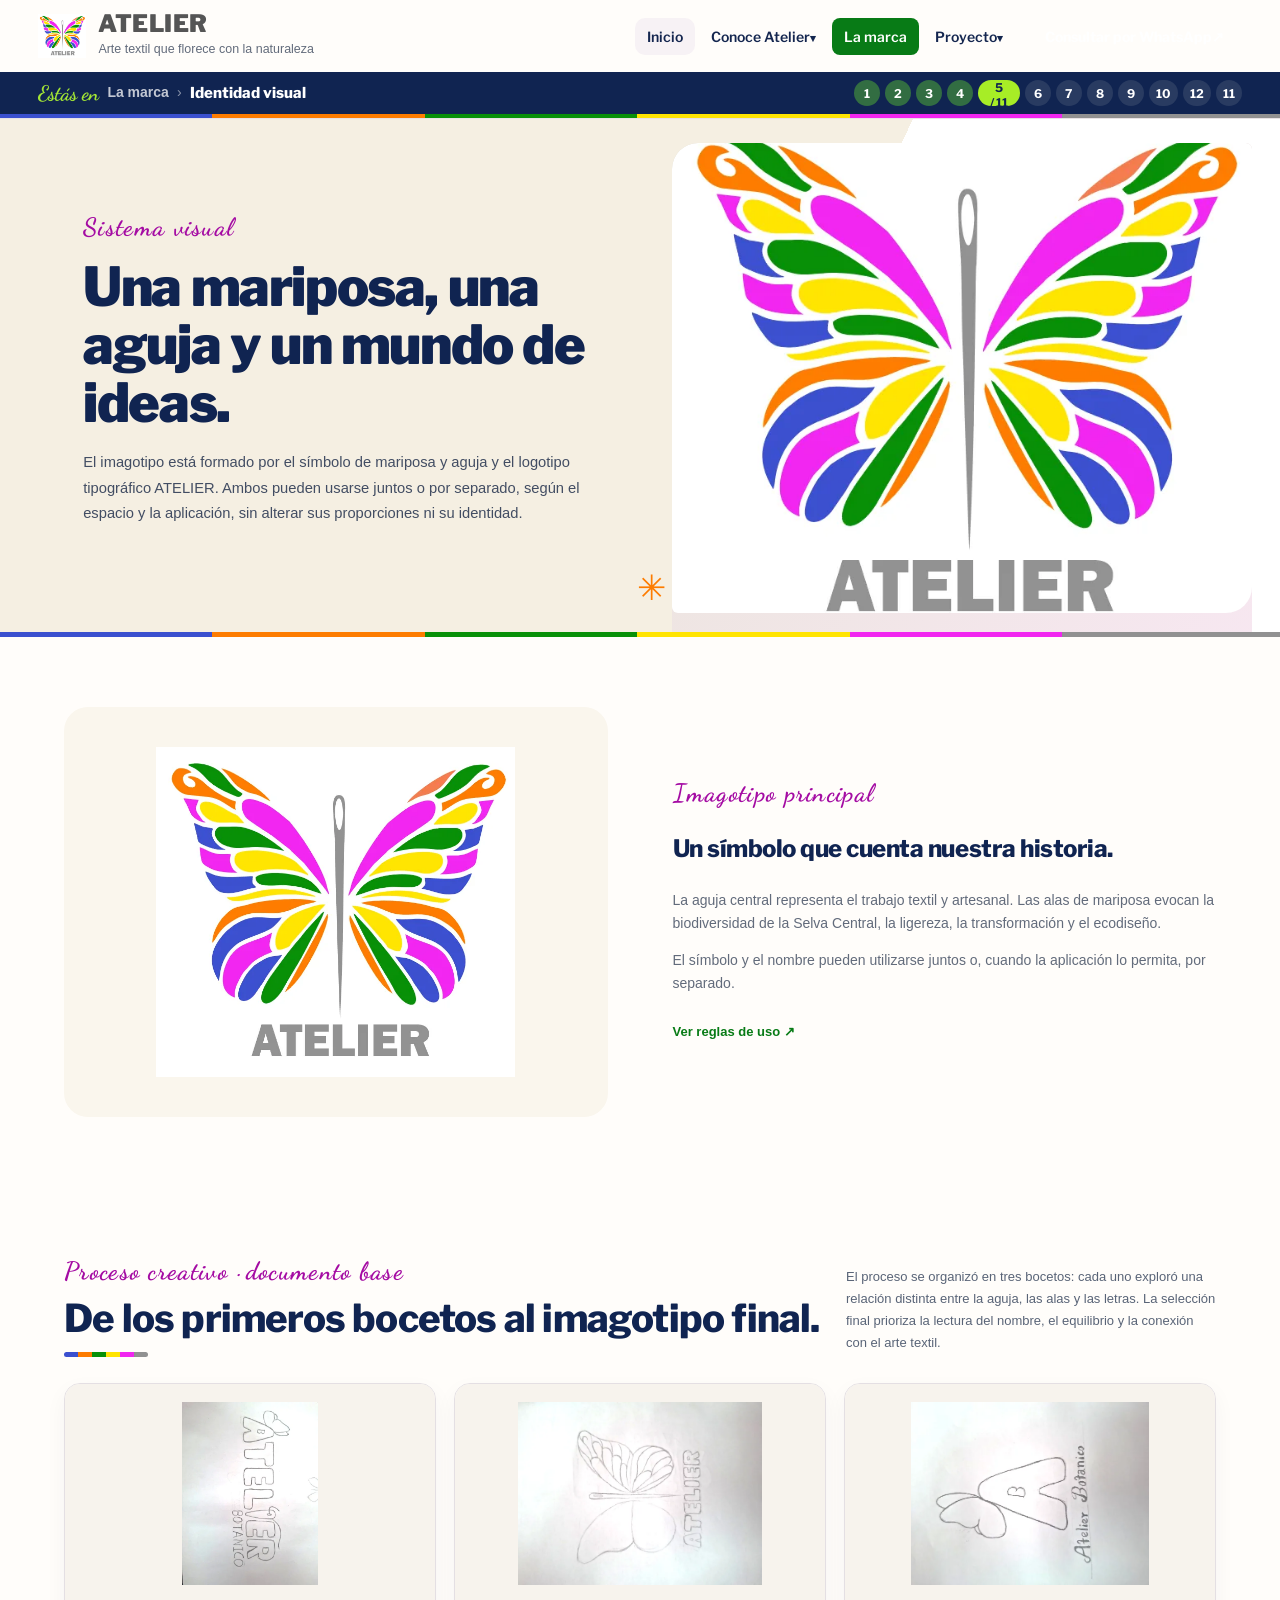
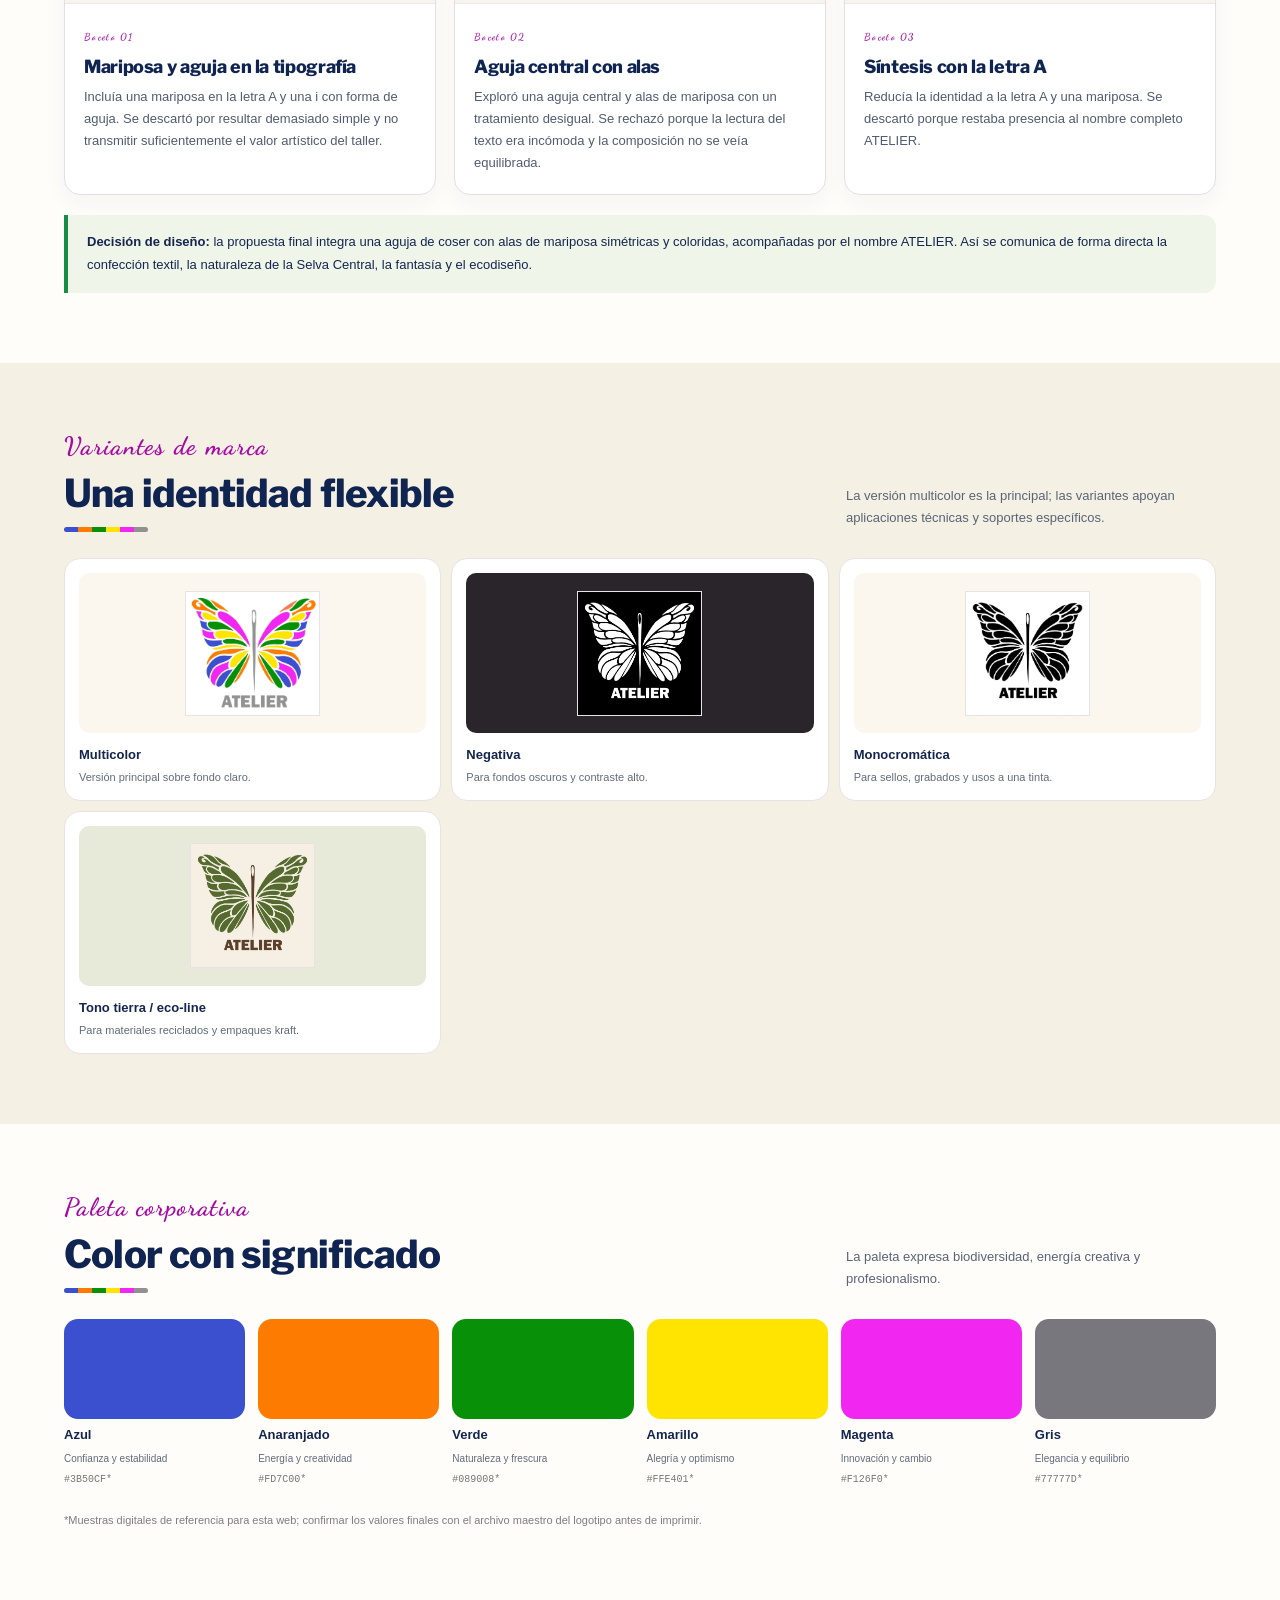
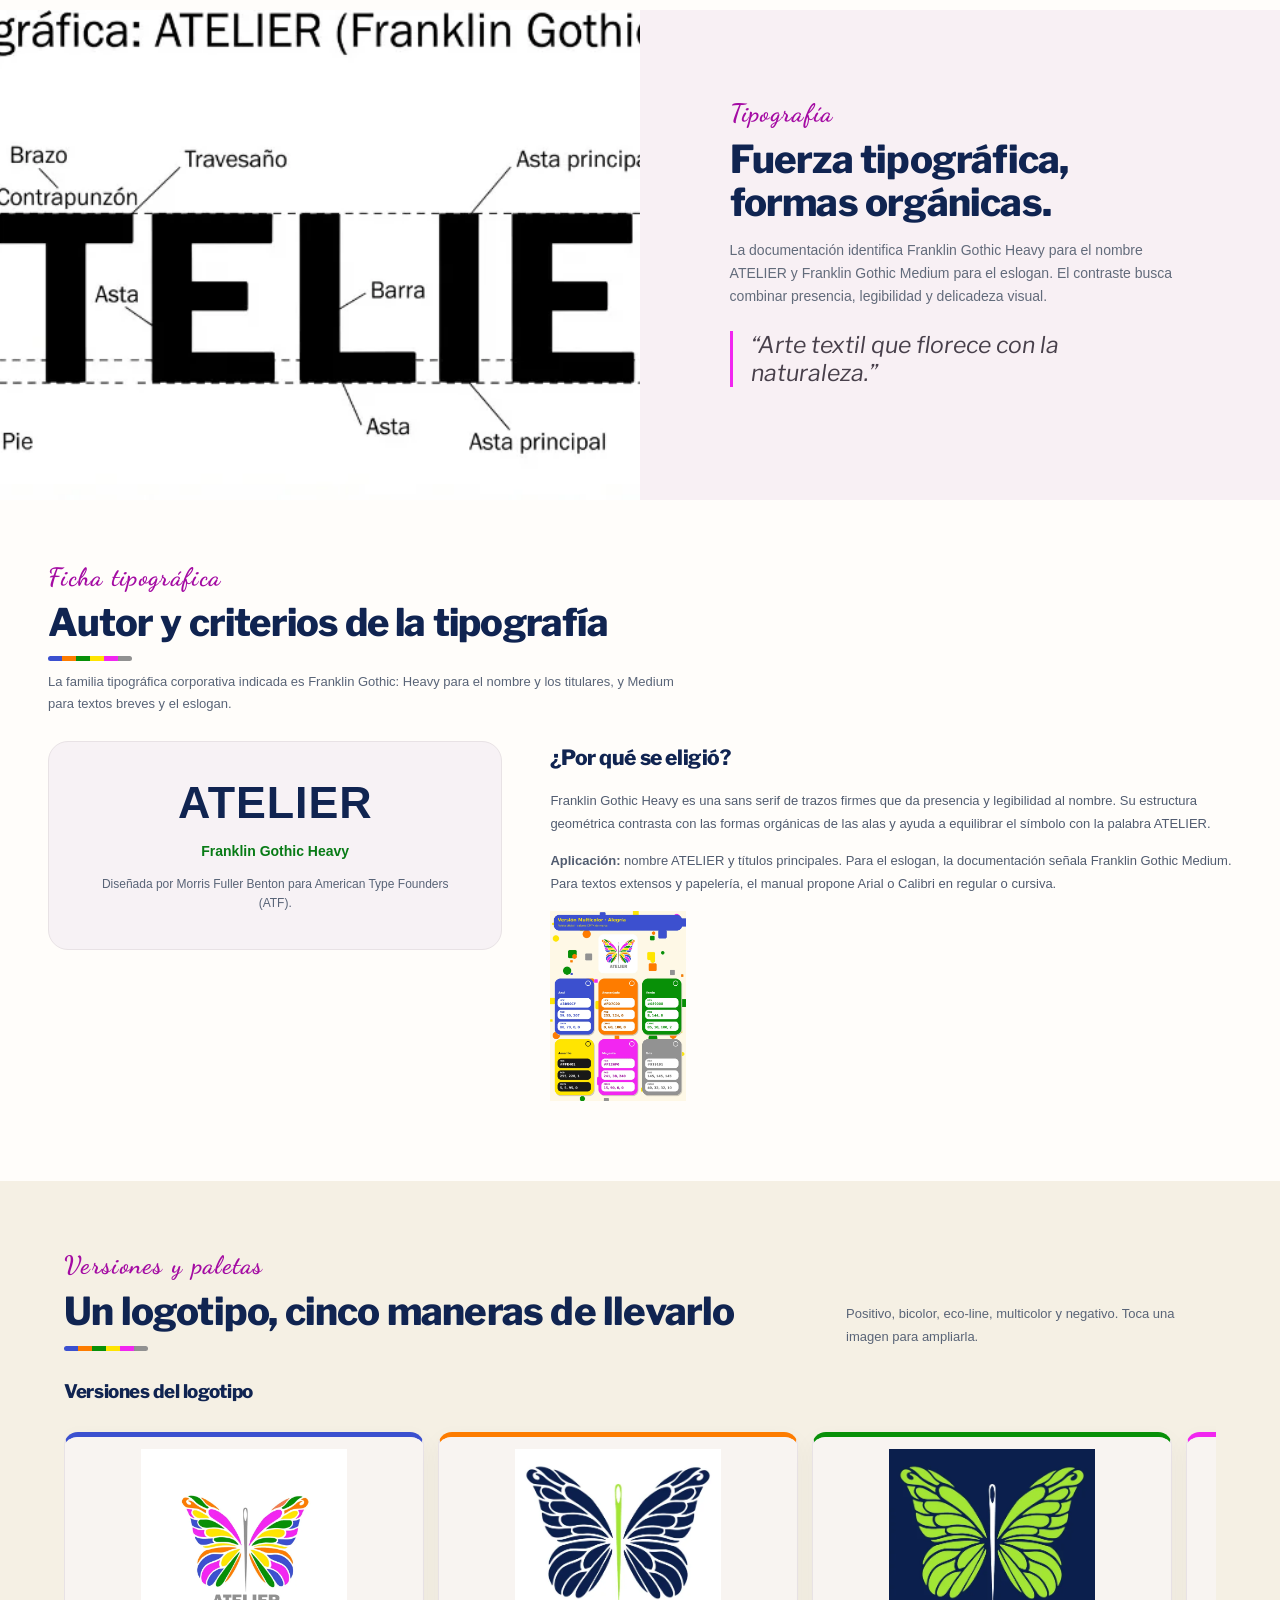
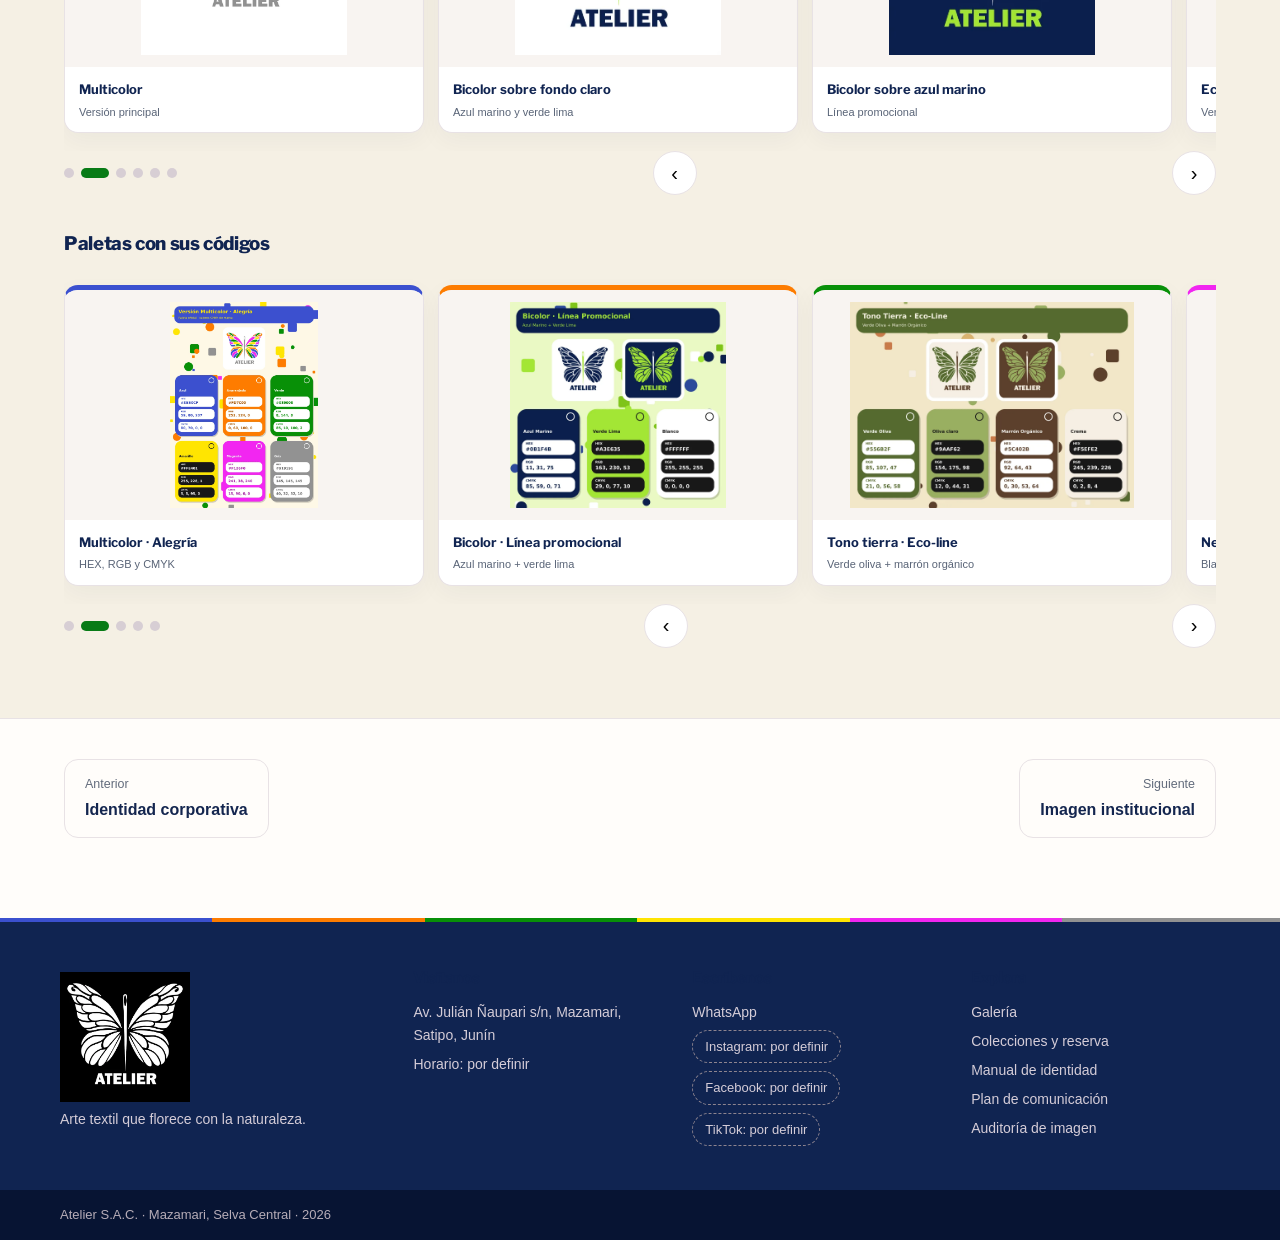
<file: identidad-visual.html>
<!doctype html><html lang="es"><head><meta charset="utf-8"><meta name="viewport" content="width=device-width,initial-scale=1">
    <meta name="description" content="Atelier S.A.C. — arte textil, vestuario de fantasía y ecodiseño inspirado en la Selva Central.">
    <title>Identidad visual | Atelier</title><link rel="icon" href="assets/favicon.png"><meta name="theme-color" content="#fffdfb"><meta property="og:type" content="website"><meta property="og:title" content="Atelier · Arte textil que florece con la naturaleza"><meta property="og:image" content="assets/img/fachada.webp"><link rel="preconnect" href="https://fonts.googleapis.com"><link rel="preconnect" href="https://fonts.gstatic.com" crossorigin><link rel="stylesheet" href="https://fonts.googleapis.com/css2?family=Dancing+Script:wght@500;700&family=Libre+Franklin:wght@400;500;600;800;900&display=swap"><link rel="stylesheet" href="css/styles.css"><script src="js/base.js" defer></script><script src="js/atelier.js" defer></script><script src="js/marca-data.js" defer></script><script src="js/imgmap.js" defer></script><script src="js/extra2.js" defer></script><script src="js/extra3.js" defer></script></head><body data-accent="magenta">
    <a class="skip" href="#contenido">Saltar al contenido</a><div class="progress" aria-hidden="true"></div><header class="site-header"><div class="hd-in"><a class="brand2" href="index.html" aria-label="Atelier, inicio"><img src="assets/image12.webp" width="703" height="647" alt=""><span><b>ATELIER</b><small>Arte textil que florece con la naturaleza</small></span></a><button class="nav-toggle" type="button" aria-expanded="false" aria-controls="site-nav">Menú</button><nav id="site-nav" class="site-nav" aria-label="Principal"><a href="index.html">Inicio</a><div class="dd"><button type="button" aria-expanded="false">Conoce Atelier</button><div class="dd-menu"><a href="empresa.html">Empresa</a><a href="publico-objetivo.html">Público objetivo</a><a href="galeria.html">Galería</a><a href="reserva.html">Colecciones y reserva</a></div></div><div class="dd cur"><button type="button" aria-expanded="false">La marca</button><div class="dd-menu"><a href="identidad-corporativa.html">Identidad corporativa</a><a href="identidad-visual.html" aria-current="page">Identidad visual</a><a href="imagen-institucional.html">Imagen institucional</a><a href="aplicaciones.html">Aplicaciones</a><a href="comunicacion.html">Comunicación</a><a href="manual-identidad.html">Manual de identidad</a></div></div><div class="dd"><button type="button" aria-expanded="false">Proyecto</button><div class="dd-menu"><a href="propuestas-mejora.html">Propuestas de mejora</a><a href="plan-comunicacion.html">Plan de comunicación</a><a href="auditoria-imagen.html">Auditoría de imagen</a></div></div><a class="cta wa-link" href="reserva.html#reserva">Consultar por WhatsApp</a></nav></div><div class="here"><div class="here-in"><nav class="crumbs-h" aria-label="Estás en"><span class="you">Estás en</span><b>La marca</b><i>›</i><strong>Identidad visual</strong></nav><div class="steps" role="navigation" aria-label="Pasos del recorrido"><a href="index.html" title="Inicio" aria-label="1. Inicio" class="done">1</a><a href="empresa.html" title="Empresa" aria-label="2. Empresa" class="done">2</a><a href="publico-objetivo.html" title="Público objetivo" aria-label="3. Público objetivo" class="done">3</a><a href="identidad-corporativa.html" title="Identidad corporativa" aria-label="4. Identidad corporativa" class="done">4</a><a href="identidad-visual.html" title="Identidad visual" aria-label="5. Identidad visual" aria-current="step" class="on">5</a><a href="imagen-institucional.html" title="Imagen institucional" aria-label="6. Imagen institucional" class="">6</a><a href="aplicaciones.html" title="Aplicaciones" aria-label="7. Aplicaciones" class="">7</a><a href="comunicacion.html" title="Comunicación" aria-label="8. Comunicación" class="">8</a><a href="manual-identidad.html" title="Manual de identidad" aria-label="9. Manual de identidad" class="">9</a><a href="propuestas-mejora.html" title="Propuestas de mejora" aria-label="10. Propuestas de mejora" class="">10</a><a href="auditoria-imagen.html" title="Auditoría de imagen" aria-label="12. Auditoría de imagen">12</a><a href="plan-comunicacion.html" title="Plan de comunicación" aria-label="11. Plan de comunicación" class="">11</a></div></div></div></header><main id="contenido"><section class="page-hero violet"><div class="page-hero-copy"><span class="eyebrow">Sistema visual</span><h1>Una mariposa, una aguja y un mundo de ideas.</h1><p>El imagotipo está formado por el símbolo de mariposa y aguja y el logotipo tipográfico ATELIER. Ambos pueden usarse juntos o por separado, según el espacio y la aplicación, sin alterar sus proporciones ni su identidad.</p></div><div class="page-hero-image"><img src="assets/image12.webp" width="703" height="647" alt="Una mariposa, una aguja y un mundo de ideas." loading="lazy"></div><span class="hero-sparkle">✳</span></section>
<section class="section"><div class="identity-showcase"><div class="logo-stage"><img src="assets/image12.webp" width="703" height="647" alt="Imagotipo multicolor oficial de Atelier" loading="lazy"></div><div class="identity-copy"><span class="eyebrow">Imagotipo principal</span><h2>Un símbolo que cuenta nuestra historia.</h2><p>La aguja central representa el trabajo textil y artesanal. Las alas de mariposa evocan la biodiversidad de la Selva Central, la ligereza, la transformación y el ecodiseño.</p><p>El símbolo y el nombre pueden utilizarse juntos o, cuando la aplicación lo permita, por separado.</p><a class="text-link" href="manual-identidad.html">Ver reglas de uso ↗</a></div></div></section>
<section class="section"><div class="section-heading"><div><span class="eyebrow">Proceso creativo · documento base</span><h2>De los primeros bocetos al imagotipo final.</h2></div><p>El proceso se organizó en tres bocetos: cada uno exploró una relación distinta entre la aguja, las alas y las letras. La selección final prioriza la lectura del nombre, el equilibrio y la conexión con el arte textil.</p></div><div class="sketch-grid"><article class="sketch-card"><img src="assets/image5.webp" width="472" height="632" alt="Primer boceto del logotipo Atelier, con mariposa y aguja integradas en las letras" loading="lazy"><div><span class="eyebrow">Boceto 01</span><h3>Mariposa y aguja en la tipografía</h3><p>Incluía una mariposa en la letra A y una i con forma de aguja. Se descartó por resultar demasiado simple y no transmitir suficientemente el valor artístico del taller.</p></div></article><article class="sketch-card"><img src="assets/image6.webp" width="664" height="498" alt="Segundo boceto de Atelier con aguja central y alas de mariposa" loading="lazy"><div><span class="eyebrow">Boceto 02</span><h3>Aguja central con alas</h3><p>Exploró una aguja central y alas de mariposa con un tratamiento desigual. Se rechazó porque la lectura del texto era incómoda y la composición no se veía equilibrada.</p></div></article><article class="sketch-card"><img src="assets/image7.webp" width="570" height="439" alt="Tercer boceto de Atelier que sintetiza la marca con la letra A y una mariposa" loading="lazy"><div><span class="eyebrow">Boceto 03</span><h3>Síntesis con la letra A</h3><p>Reducía la identidad a la letra A y una mariposa. Se descartó porque restaba presencia al nombre completo ATELIER.</p></div></article></div><div class="document-note"><strong>Decisión de diseño:</strong> la propuesta final integra una aguja de coser con alas de mariposa simétricas y coloridas, acompañadas por el nombre ATELIER. Así se comunica de forma directa la confección textil, la naturaleza de la Selva Central, la fantasía y el ecodiseño.</div></section>
<section class="section soft-section"><div class="section-heading"><div><span class="eyebrow">Variantes de marca</span><h2>Una identidad flexible</h2></div><p>La versión multicolor es la principal; las variantes apoyan aplicaciones técnicas y soportes específicos.</p></div><div class="logo-variants"><article><div class="variant-stage"><img src="assets/image12.webp" width="703" height="647" alt="Versión multicolor" loading="lazy"></div><b>Multicolor</b><p>Versión principal sobre fondo claro.</p></article><article><div class="variant-stage dark"><img src="assets/image11.webp" width="471" height="471" alt="Versión blanca negativa" loading="lazy"></div><b>Negativa</b><p>Para fondos oscuros y contraste alto.</p></article><article><div class="variant-stage"><img src="assets/image8.webp" width="731" height="731" alt="Versión negra" loading="lazy"></div><b>Monocromática</b><p>Para sellos, grabados y usos a una tinta.</p></article><article><div class="variant-stage earth"><img src="assets/image14.webp" width="471" height="471" alt="Versión tono tierra" loading="lazy"></div><b>Tono tierra / eco-line</b><p>Para materiales reciclados y empaques kraft.</p></article></div></section>
<section class="section"><div class="section-heading"><div><span class="eyebrow">Paleta corporativa</span><h2>Color con significado</h2></div><p>La paleta expresa biodiversidad, energía creativa y profesionalismo.</p></div><div class="swatches"><article><span style="--swatch:#3B50CF"></span><b>Azul</b><small>Confianza y estabilidad</small><code>#3B50CF*</code></article><article><span style="--swatch:#FD7C00"></span><b>Anaranjado</b><small>Energía y creatividad</small><code>#FD7C00*</code></article><article><span style="--swatch:#089008"></span><b>Verde</b><small>Naturaleza y frescura</small><code>#089008*</code></article><article><span style="--swatch:#FFE401"></span><b>Amarillo</b><small>Alegría y optimismo</small><code>#FFE401*</code></article><article><span style="--swatch:#F126F0"></span><b>Magenta</b><small>Innovación y cambio</small><code>#F126F0*</code></article><article><span style="--swatch:#77777D"></span><b>Gris</b><small>Elegancia y equilibrio</small><code>#77777D*</code></article></div><p class="note">*Muestras digitales de referencia para esta web; confirmar los valores finales con el archivo maestro del logotipo antes de imprimir.</p></section>
<section class="split-feature"><div class="split-image"><img src="assets/image4.webp" width="973" height="372" alt="Estudio tipográfico de la marca" loading="lazy"></div><div class="split-copy"><span class="eyebrow">Tipografía</span><h2>Fuerza tipográfica, formas orgánicas.</h2><p>La documentación identifica Franklin Gothic Heavy para el nombre ATELIER y Franklin Gothic Medium para el eslogan. El contraste busca combinar presencia, legibilidad y delicadeza visual.</p><blockquote>“Arte textil que florece con la naturaleza.”</blockquote></div></section>
<section class="type-author-section content-section"><div class="section-heading"><span class="eyebrow">Ficha tipográfica</span><h2>Autor y criterios de la tipografía</h2><p>La familia tipográfica corporativa indicada es Franklin Gothic: Heavy para el nombre y los titulares, y Medium para textos breves y el eslogan.</p></div><div class="type-author-layout"><div class="type-author-sample"><strong>ATELIER</strong><span>Franklin Gothic Heavy</span><small>Diseñada por Morris Fuller Benton para American Type Founders (ATF).</small></div><div><h3>¿Por qué se eligió?</h3><p>Franklin Gothic Heavy es una sans serif de trazos firmes que da presencia y legibilidad al nombre. Su estructura geométrica contrasta con las formas orgánicas de las alas y ayuda a equilibrar el símbolo con la palabra ATELIER.</p><p><b>Aplicación:</b> nombre ATELIER y títulos principales. Para el eslogan, la documentación señala Franklin Gothic Medium. Para textos extensos y papelería, el manual propone Arial o Calibri en regular o cursiva.</p><img class="palette-reference" src="assets/paleta-multicolor.webp" width="1044" height="1462" alt="Referencia de paleta cromática de Atelier" loading="lazy"></div></div></section><section class="section soft-section" id="versiones"><div class="section-heading"><div><span class="eyebrow">Versiones y paletas</span><h2>Un logotipo, cinco maneras de llevarlo</h2></div><p>Positivo, bicolor, eco-line, multicolor y negativo. Toca una imagen para ampliarla.</p></div><h3>Versiones del logotipo</h3><div data-carousel class="img-row"><figure class="img-card"><img src="assets/img/logo-multicolor.webp" width="720" height="720" alt="Multicolor" loading="lazy"><figcaption><b>Multicolor</b><small>Versión principal</small></figcaption></figure><figure class="img-card"><img src="assets/img/logo-bicolor.webp" width="471" height="471" alt="Bicolor sobre fondo claro" loading="lazy"><figcaption><b>Bicolor sobre fondo claro</b><small>Azul marino y verde lima</small></figcaption></figure><figure class="img-card"><img src="assets/img/logo-bicolor-marino.webp" width="471" height="471" alt="Bicolor sobre azul marino" loading="lazy"><figcaption><b>Bicolor sobre azul marino</b><small>Línea promocional</small></figcaption></figure><figure class="img-card"><img src="assets/img/logo-eco.webp" width="471" height="471" alt="Eco-line sobre fondo claro" loading="lazy"><figcaption><b>Eco-line sobre fondo claro</b><small>Verde oliva y marrón</small></figcaption></figure><figure class="img-card"><img src="assets/img/logo-eco-marron.webp" width="471" height="471" alt="Eco-line sobre marrón" loading="lazy"><figcaption><b>Eco-line sobre marrón</b><small>Línea de campo</small></figcaption></figure><figure class="img-card"><img src="assets/img/logo-negativo.webp" width="471" height="471" alt="Negativo monocromático" loading="lazy"><figcaption><b>Negativo monocromático</b><small>Blanco sobre negro</small></figcaption></figure></div><h3 style="margin-top:34px">Paletas con sus códigos</h3><div data-carousel class="img-row"><figure class="img-card"><img src="assets/img/pal-multi.webp" width="1044" height="1462" alt="Multicolor · Alegría" loading="lazy"><figcaption><b>Multicolor · Alegría</b><small>HEX, RGB y CMYK</small></figcaption></figure><figure class="img-card"><img src="assets/img/pal-bicolor.webp" width="1044" height="1000" alt="Bicolor · Línea promocional" loading="lazy"><figcaption><b>Bicolor · Línea promocional</b><small>Azul marino + verde lima</small></figcaption></figure><figure class="img-card"><img src="assets/img/pal-eco.webp" width="1380" height="1000" alt="Tono tierra · Eco-line" loading="lazy"><figcaption><b>Tono tierra · Eco-line</b><small>Verde oliva + marrón orgánico</small></figcaption></figure><figure class="img-card"><img src="assets/img/pal-negativo.webp" width="760" height="1000" alt="Negativo monocromático" loading="lazy"><figcaption><b>Negativo monocromático</b><small>Blanco 100 %</small></figcaption></figure><figure class="img-card"><img src="assets/img/pal-original.webp" width="760" height="1000" alt="Versión original · Positivo" loading="lazy"><figcaption><b>Versión original · Positivo</b><small>Negro 100 % sobre blanco</small></figcaption></figure></div></section><nav class="pager" aria-label="Recorrido"><a href="identidad-corporativa.html"><small>Anterior</small><b>Identidad corporativa</b></a><a href="imagen-institucional.html"><small>Siguiente</small><b>Imagen institucional</b></a></nav></main><footer class="site-footer"><div class="ft-in"><div><a class="ft-brand" href="index.html" aria-label="Atelier"><img src="assets/logo-negativo.webp" width="471" height="471" alt="Atelier"></a><p>Arte textil que florece con la naturaleza.</p></div><div><h4>Visítanos</h4><p>Av. Julián Ñaupari s/n, Mazamari, Satipo, Junín</p><p>Horario: por definir</p></div><div><h4>Escríbenos</h4><a class="wa-link" href="reserva.html#reserva">WhatsApp</a><div class="pills"><span>Instagram: por definir</span><span>Facebook: por definir</span><span>TikTok: por definir</span></div></div><div><h4>Explora</h4><a href="galeria.html">Galería</a><a href="reserva.html">Colecciones y reserva</a><a href="manual-identidad.html">Manual de identidad</a><a href="plan-comunicacion.html">Plan de comunicación</a><a href="auditoria-imagen.html">Auditoría de imagen</a></div></div><div class="ft-bot">Atelier S.A.C. · Mazamari, Selva Central · 2026</div></footer><button class="to-top" aria-label="Volver arriba">↑</button></body></html>
</file>
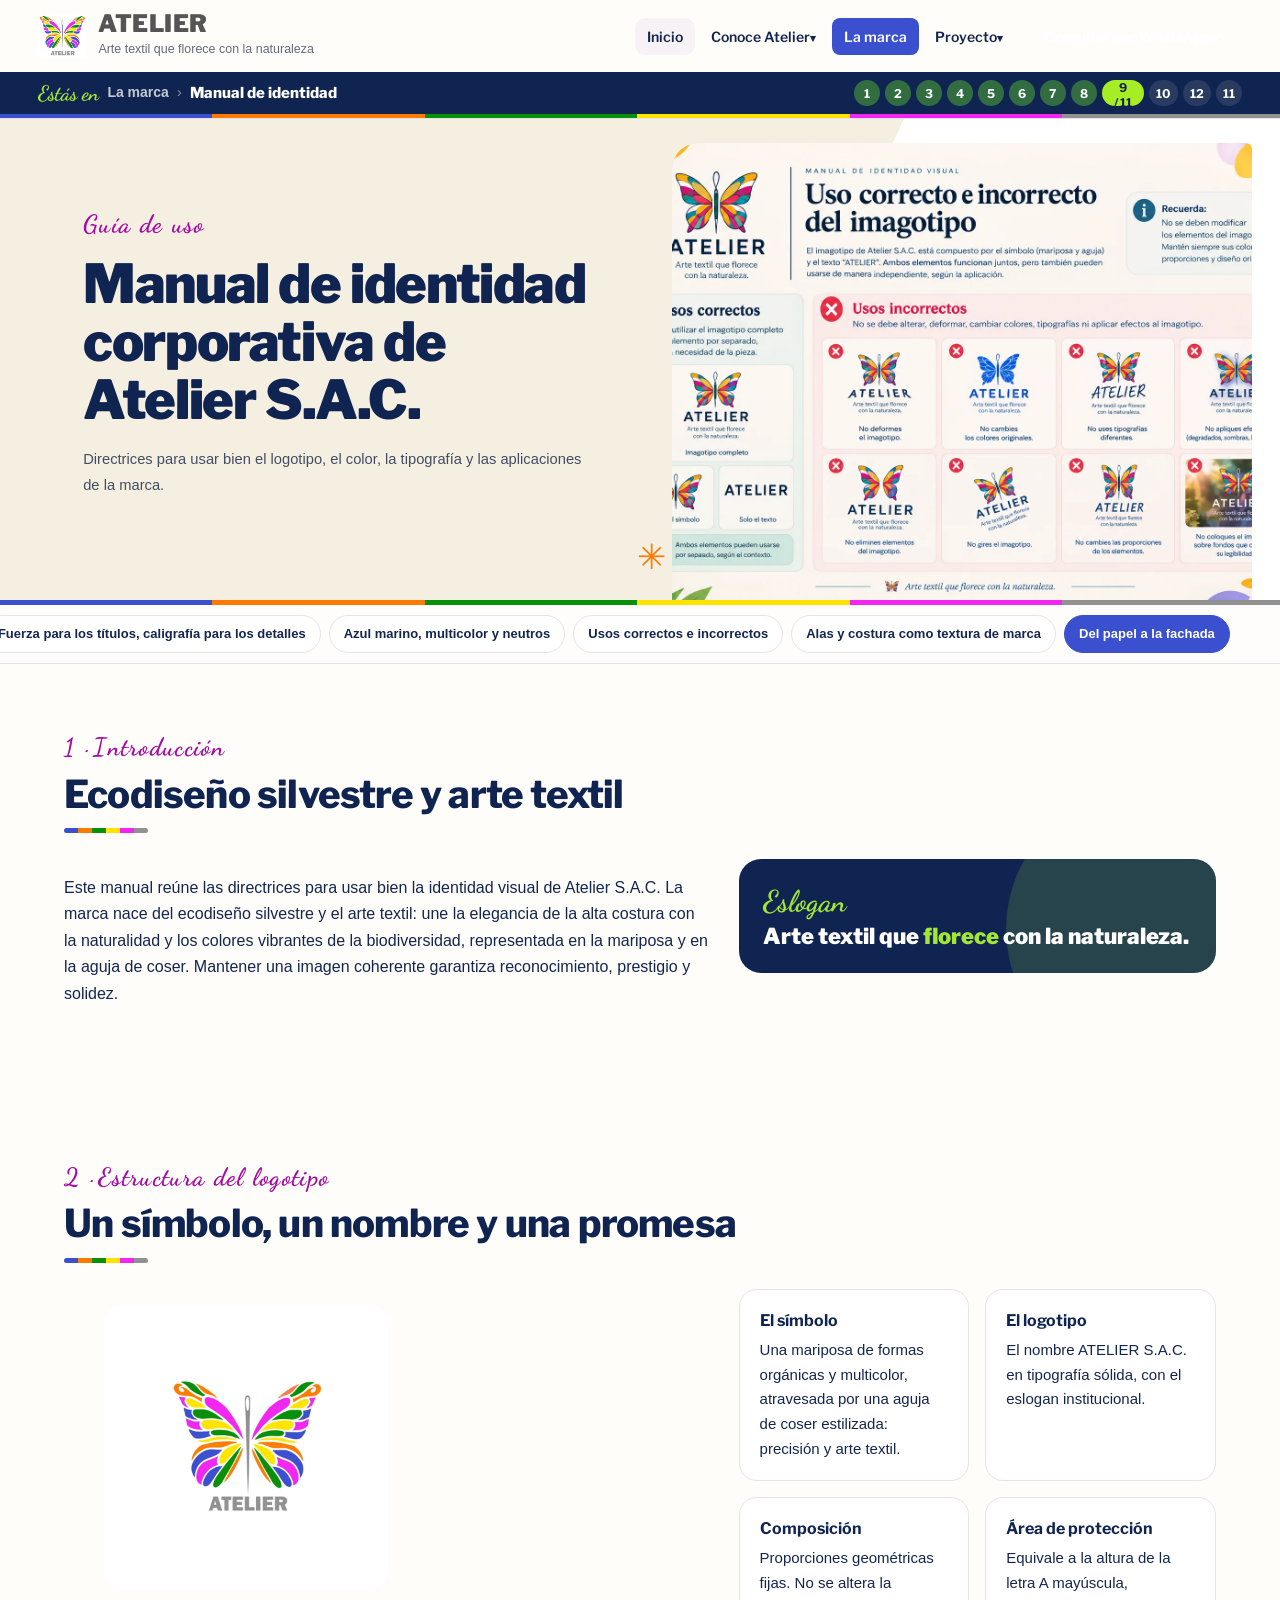
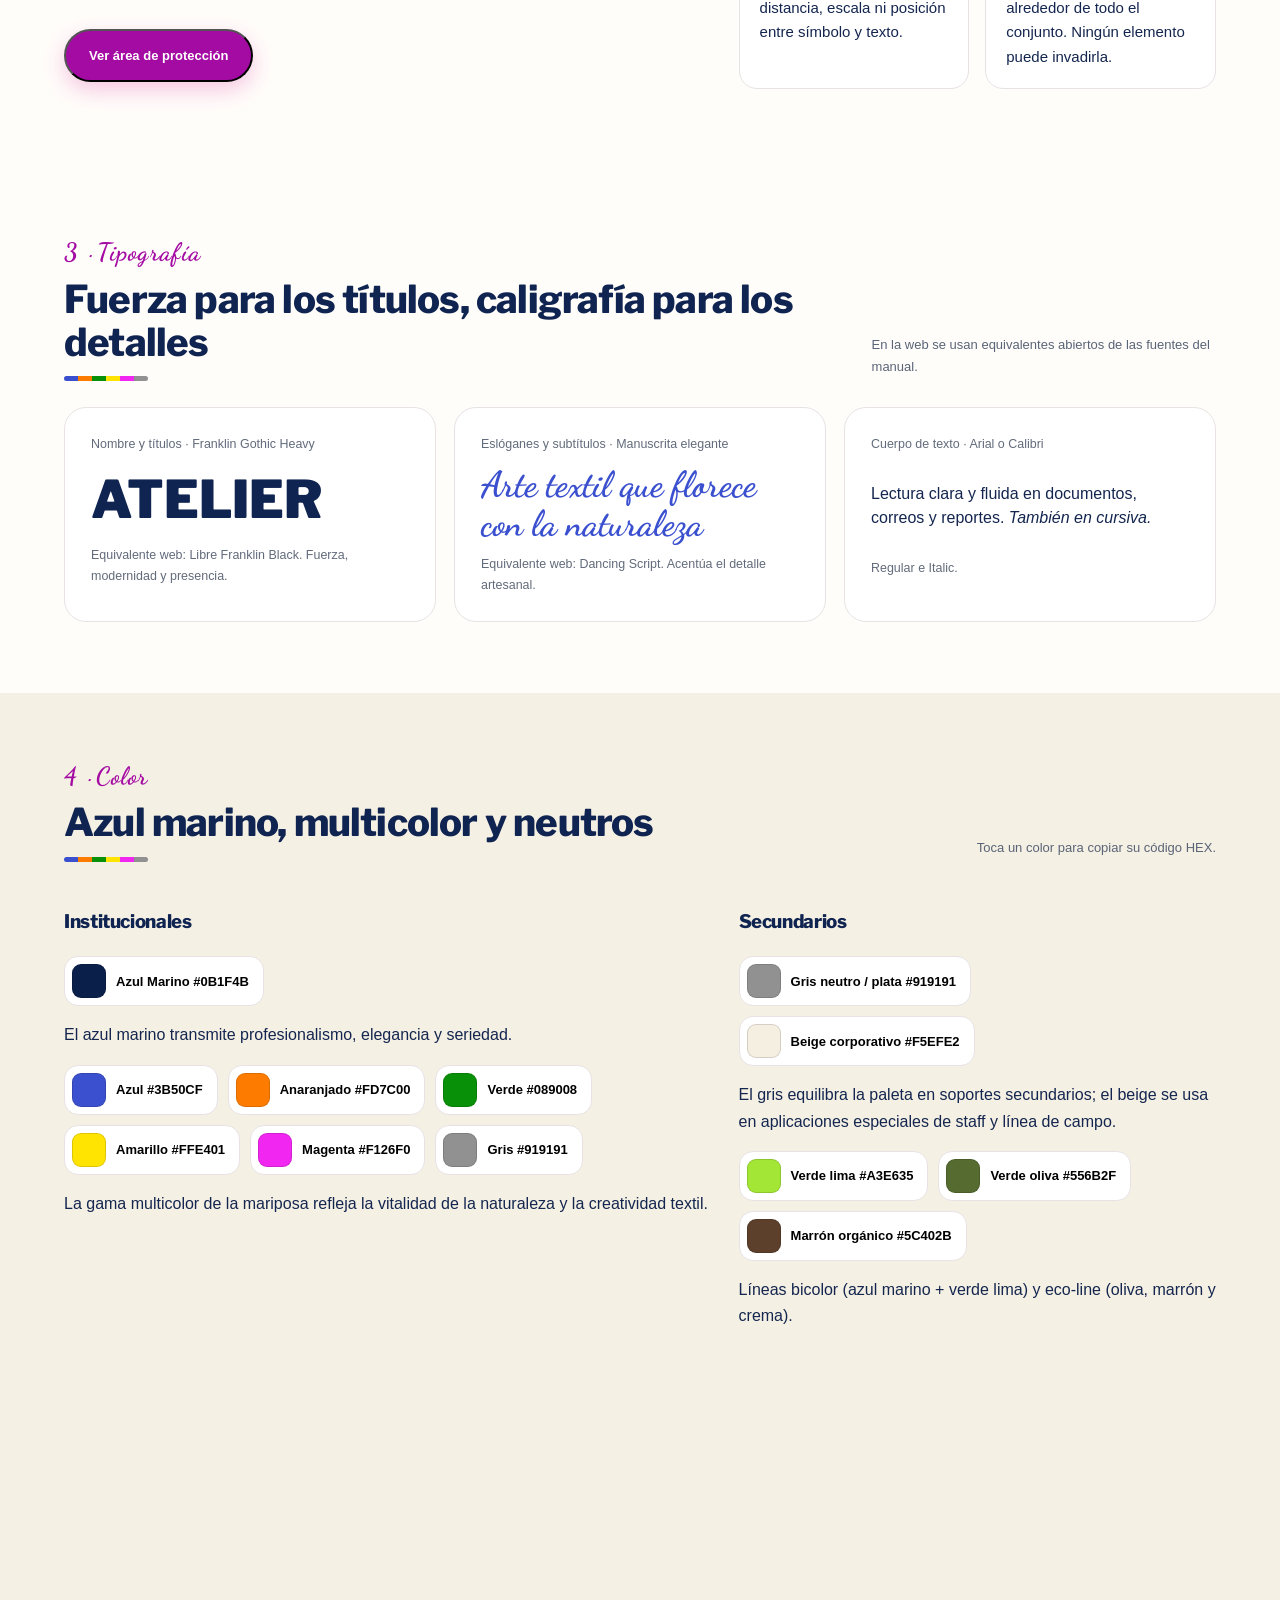
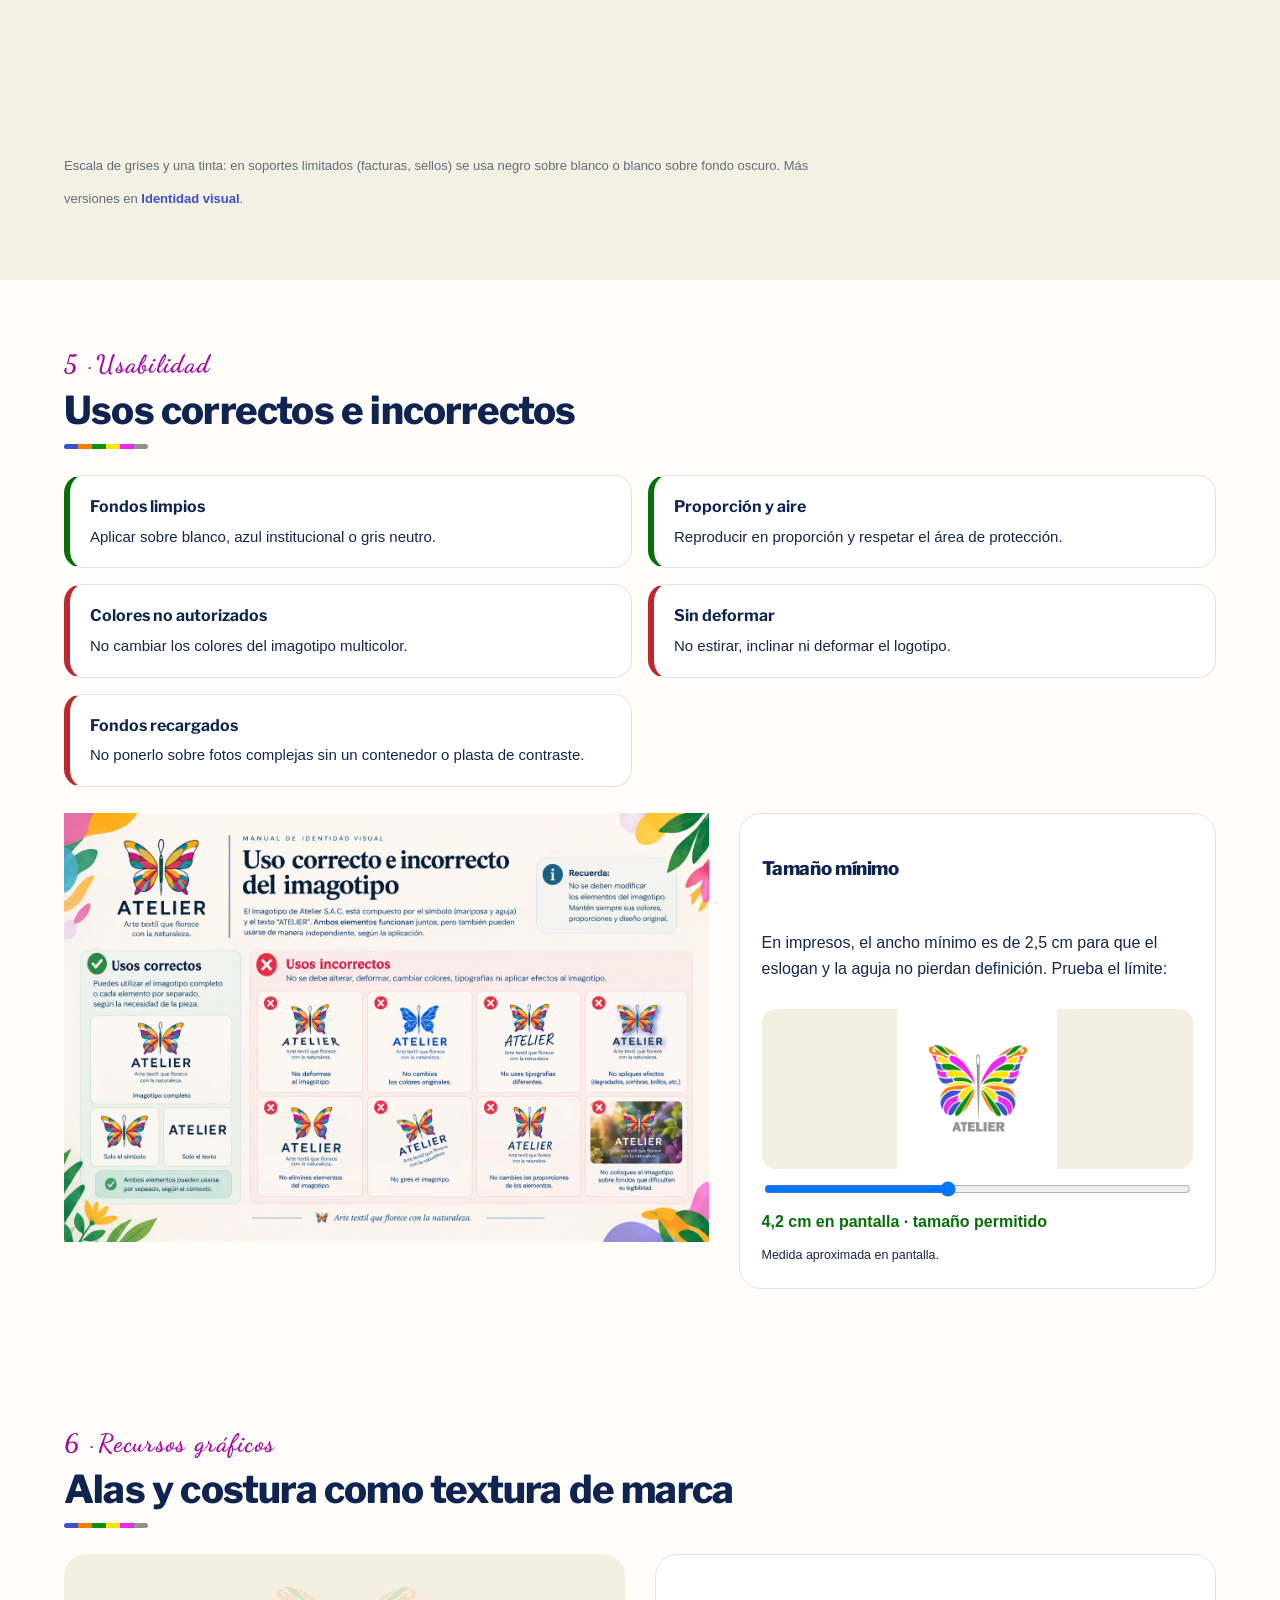
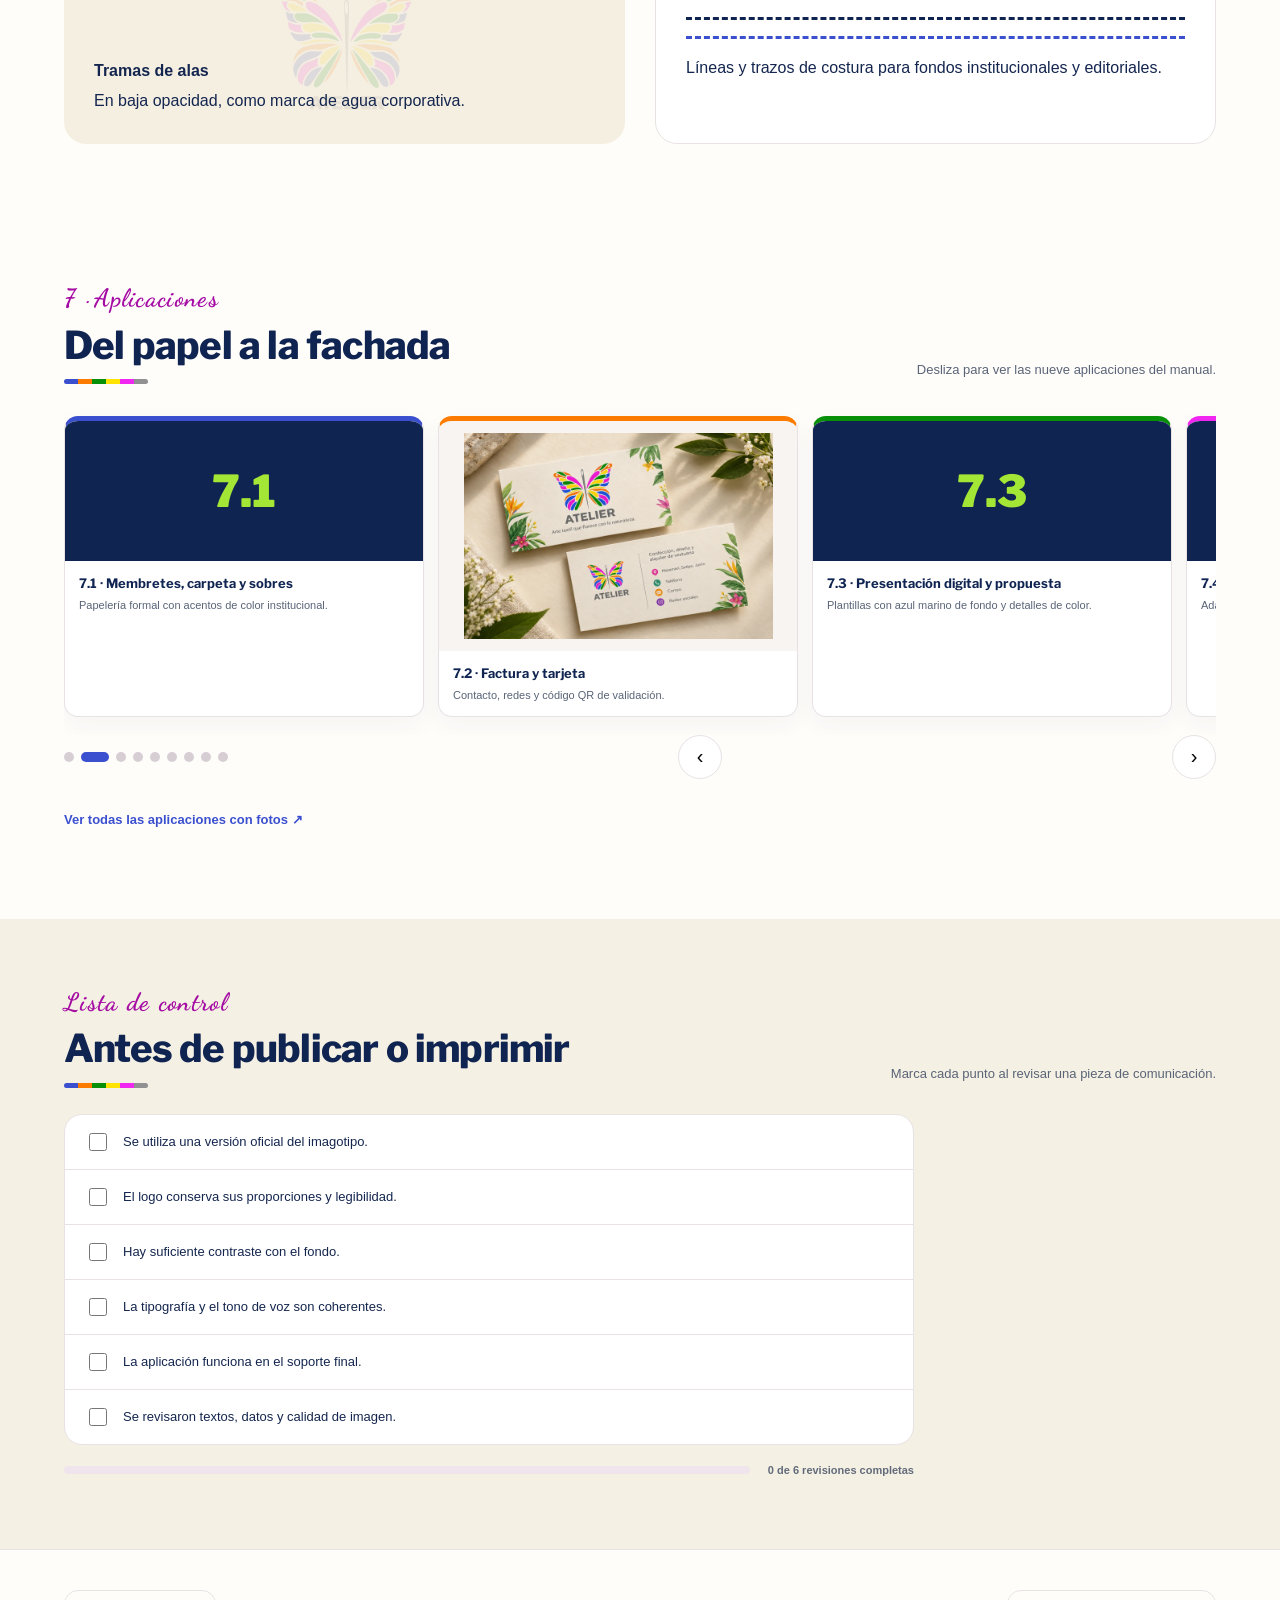
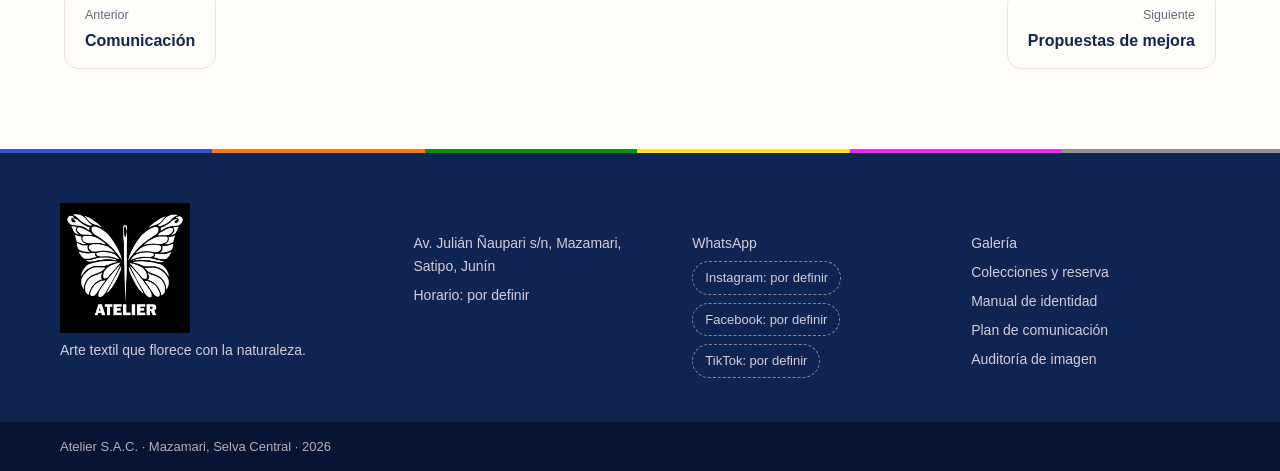
<file: manual-identidad.html>
<!doctype html><html lang="es"><head><meta charset="utf-8"><meta name="viewport" content="width=device-width,initial-scale=1">
    <meta name="description" content="Atelier S.A.C. — arte textil, vestuario de fantasía y ecodiseño inspirado en la Selva Central.">
    <title>Manual corporativo | Atelier</title><link rel="icon" href="assets/favicon.png"><meta name="theme-color" content="#fffdfb"><meta property="og:type" content="website"><meta property="og:title" content="Atelier · Arte textil que florece con la naturaleza"><meta property="og:image" content="assets/img/fachada.webp"><link rel="preconnect" href="https://fonts.googleapis.com"><link rel="preconnect" href="https://fonts.gstatic.com" crossorigin><link rel="stylesheet" href="https://fonts.googleapis.com/css2?family=Dancing+Script:wght@500;700&family=Libre+Franklin:wght@400;500;600;800;900&display=swap"><link rel="stylesheet" href="css/styles.css"><script src="js/base.js" defer></script><script src="js/atelier.js" defer></script><script src="js/marca-data.js" defer></script><script src="js/imgmap.js" defer></script><script src="js/extra2.js" defer></script><script src="js/extra3.js" defer></script></head><body data-accent="azul">
    <a class="skip" href="#contenido">Saltar al contenido</a><div class="progress" aria-hidden="true"></div><header class="site-header"><div class="hd-in"><a class="brand2" href="index.html" aria-label="Atelier, inicio"><img src="assets/image12.webp" width="703" height="647" alt=""><span><b>ATELIER</b><small>Arte textil que florece con la naturaleza</small></span></a><button class="nav-toggle" type="button" aria-expanded="false" aria-controls="site-nav">Menú</button><nav id="site-nav" class="site-nav" aria-label="Principal"><a href="index.html">Inicio</a><div class="dd"><button type="button" aria-expanded="false">Conoce Atelier</button><div class="dd-menu"><a href="empresa.html">Empresa</a><a href="publico-objetivo.html">Público objetivo</a><a href="galeria.html">Galería</a><a href="reserva.html">Colecciones y reserva</a></div></div><div class="dd cur"><button type="button" aria-expanded="false">La marca</button><div class="dd-menu"><a href="identidad-corporativa.html">Identidad corporativa</a><a href="identidad-visual.html">Identidad visual</a><a href="imagen-institucional.html">Imagen institucional</a><a href="aplicaciones.html">Aplicaciones</a><a href="comunicacion.html">Comunicación</a><a href="manual-identidad.html" aria-current="page">Manual de identidad</a></div></div><div class="dd"><button type="button" aria-expanded="false">Proyecto</button><div class="dd-menu"><a href="propuestas-mejora.html">Propuestas de mejora</a><a href="plan-comunicacion.html">Plan de comunicación</a><a href="auditoria-imagen.html">Auditoría de imagen</a></div></div><a class="cta wa-link" href="reserva.html#reserva">Consultar por WhatsApp</a></nav></div><div class="here"><div class="here-in"><nav class="crumbs-h" aria-label="Estás en"><span class="you">Estás en</span><b>La marca</b><i>›</i><strong>Manual de identidad</strong></nav><div class="steps" role="navigation" aria-label="Pasos del recorrido"><a href="index.html" title="Inicio" aria-label="1. Inicio" class="done">1</a><a href="empresa.html" title="Empresa" aria-label="2. Empresa" class="done">2</a><a href="publico-objetivo.html" title="Público objetivo" aria-label="3. Público objetivo" class="done">3</a><a href="identidad-corporativa.html" title="Identidad corporativa" aria-label="4. Identidad corporativa" class="done">4</a><a href="identidad-visual.html" title="Identidad visual" aria-label="5. Identidad visual" class="done">5</a><a href="imagen-institucional.html" title="Imagen institucional" aria-label="6. Imagen institucional" class="done">6</a><a href="aplicaciones.html" title="Aplicaciones" aria-label="7. Aplicaciones" class="done">7</a><a href="comunicacion.html" title="Comunicación" aria-label="8. Comunicación" class="done">8</a><a href="manual-identidad.html" title="Manual de identidad" aria-label="9. Manual de identidad" aria-current="step" class="on">9</a><a href="propuestas-mejora.html" title="Propuestas de mejora" aria-label="10. Propuestas de mejora" class="">10</a><a href="auditoria-imagen.html" title="Auditoría de imagen" aria-label="12. Auditoría de imagen">12</a><a href="plan-comunicacion.html" title="Plan de comunicación" aria-label="11. Plan de comunicación" class="">11</a></div></div></div></header><main id="contenido"><section class="page-hero violet"><div class="page-hero-copy"><span class="eyebrow">Guía de uso</span><h1>Manual de identidad corporativa de Atelier S.A.C.</h1><p>Directrices para usar bien el logotipo, el color, la tipografía y las aplicaciones de la marca.</p></div><div class="page-hero-image"><img src="assets/img/manual-uso.webp" width="1536" height="1024" alt="Manual corporativo de identidad visual." loading="lazy"></div><span class="hero-sparkle">✳</span></section><section class="section" id="introduccion" data-toc><div class="section-heading"><div><span class="eyebrow">1 · Introducción</span><h2>Ecodiseño silvestre y arte textil</h2></div></div><div class="two-col"><p>Este manual reúne las directrices para usar bien la identidad visual de Atelier S.A.C. La marca nace del ecodiseño silvestre y el arte textil: une la elegancia de la alta costura con la naturalidad y los colores vibrantes de la biodiversidad, representada en la mariposa y en la aguja de coser. Mantener una imagen coherente garantiza reconocimiento, prestigio y solidez.</p><aside class="callout navy small"><div><span class="script">Eslogan</span><p class="big">Arte textil que <em>florece</em> con la naturaleza.</p></div></aside></div></section><section class="section" id="logotipo" data-toc><div class="section-heading"><div><span class="eyebrow">2 · Estructura del logotipo</span><h2>Un símbolo, un nombre y una promesa</h2></div></div><div class="two-col"><div><figure class="protect" id="prot"><img src="assets/img/logo-multicolor.webp" width="720" height="720" alt="Imagotipo de Atelier: mariposa multicolor con aguja y el nombre ATELIER" loading="lazy"></figure><p><button type="button" class="pill-button" id="prot-btn" aria-pressed="false">Ver área de protección</button></p></div><div class="rule-grid"><div class="rule"><b>El símbolo</b><p>Una mariposa de formas orgánicas y multicolor, atravesada por una aguja de coser estilizada: precisión y arte textil.</p></div><div class="rule"><b>El logotipo</b><p>El nombre ATELIER S.A.C. en tipografía sólida, con el eslogan institucional.</p></div><div class="rule"><b>Composición</b><p>Proporciones geométricas fijas. No se altera la distancia, escala ni posición entre símbolo y texto.</p></div><div class="rule"><b>Área de protección</b><p>Equivale a la altura de la letra A mayúscula, alrededor de todo el conjunto. Ningún elemento puede invadirla.</p></div></div></div></section><section class="section" id="tipografia" data-toc><div class="section-heading"><div><span class="eyebrow">3 · Tipografía</span><h2>Fuerza para los títulos, caligrafía para los detalles</h2></div><p>En la web se usan equivalentes abiertos de las fuentes del manual.</p></div><div class="three"><div class="spec"><small>Nombre y títulos · Franklin Gothic Heavy</small><span class="s1">ATELIER</span><small>Equivalente web: Libre Franklin Black. Fuerza, modernidad y presencia.</small></div><div class="spec"><small>Eslóganes y subtítulos · Manuscrita elegante</small><span class="s2">Arte textil que florece con la naturaleza</span><small>Equivalente web: Dancing Script. Acentúa el detalle artesanal.</small></div><div class="spec"><small>Cuerpo de texto · Arial o Calibri</small><span class="s3">Lectura clara y fluida en documentos, correos y reportes. <i>También en cursiva.</i></span><small>Regular e Italic.</small></div></div></section><section class="section soft-section" id="color" data-toc><div class="section-heading"><div><span class="eyebrow">4 · Color</span><h2>Azul marino, multicolor y neutros</h2></div><p>Toca un color para copiar su código HEX.</p></div><div class="two-col"><div><h3>Institucionales</h3><div class="chips"><button type="button" class="hexchip" data-hex="#0B1F4B" style="--h:#0B1F4B" aria-label="Copiar #0B1F4B"><i></i>Azul Marino #0B1F4B</button></div><p>El azul marino transmite profesionalismo, elegancia y seriedad.</p><div class="chips"><button type="button" class="hexchip" data-hex="#3B50CF" style="--h:#3B50CF" aria-label="Copiar #3B50CF"><i></i>Azul #3B50CF</button><button type="button" class="hexchip" data-hex="#FD7C00" style="--h:#FD7C00" aria-label="Copiar #FD7C00"><i></i>Anaranjado #FD7C00</button><button type="button" class="hexchip" data-hex="#089008" style="--h:#089008" aria-label="Copiar #089008"><i></i>Verde #089008</button><button type="button" class="hexchip" data-hex="#FFE401" style="--h:#FFE401" aria-label="Copiar #FFE401"><i></i>Amarillo #FFE401</button><button type="button" class="hexchip" data-hex="#F126F0" style="--h:#F126F0" aria-label="Copiar #F126F0"><i></i>Magenta #F126F0</button><button type="button" class="hexchip" data-hex="#919191" style="--h:#919191" aria-label="Copiar #919191"><i></i>Gris #919191</button></div><p>La gama multicolor de la mariposa refleja la vitalidad de la naturaleza y la creatividad textil.</p></div><div><h3>Secundarios</h3><div class="chips"><button type="button" class="hexchip" data-hex="#919191" style="--h:#919191" aria-label="Copiar #919191"><i></i>Gris neutro / plata #919191</button><button type="button" class="hexchip" data-hex="#F5EFE2" style="--h:#F5EFE2" aria-label="Copiar #F5EFE2"><i></i>Beige corporativo #F5EFE2</button></div><p>El gris equilibra la paleta en soportes secundarios; el beige se usa en aplicaciones especiales de staff y línea de campo.</p><div class="chips"><button type="button" class="hexchip" data-hex="#A3E635" style="--h:#A3E635" aria-label="Copiar #A3E635"><i></i>Verde lima #A3E635</button><button type="button" class="hexchip" data-hex="#556B2F" style="--h:#556B2F" aria-label="Copiar #556B2F"><i></i>Verde oliva #556B2F</button><button type="button" class="hexchip" data-hex="#5C402B" style="--h:#5C402B" aria-label="Copiar #5C402B"><i></i>Marrón orgánico #5C402B</button></div><p>Líneas bicolor (azul marino + verde lima) y eco-line (oliva, marrón y crema).</p></div></div><div class="pn" style="margin-top:26px"><figure><img src="assets/img/logo-multicolor.webp" width="720" height="720" alt="Versión positiva sobre fondo claro" loading="lazy"><figcaption><b>Versión positiva</b><br>Sobre blanco o fondos claros: imagotipo multicolor y tipografía en azul oscuro.</figcaption></figure><figure><img src="assets/img/logo-negativo.webp" width="471" height="471" alt="Versión negativa en blanco sobre negro" loading="lazy"><figcaption><b>Versión negativa</b><br>Sobre azul marino o negro: imagotipo y tipografía en blanco o plata.</figcaption></figure></div><p class="note-s" style="margin-left:0">Escala de grises y una tinta: en soportes limitados (facturas, sellos) se usa negro sobre blanco o blanco sobre fondo oscuro. Más versiones en <a class="text-link" href="identidad-visual.html#versiones">Identidad visual</a>.</p></section><section class="section" id="usabilidad" data-toc><div class="section-heading"><div><span class="eyebrow">5 · Usabilidad</span><h2>Usos correctos e incorrectos</h2></div></div><div class="rule-grid"><div class="rule ok"><b>Fondos limpios</b><p>Aplicar sobre blanco, azul institucional o gris neutro.</p></div><div class="rule ok"><b>Proporción y aire</b><p>Reproducir en proporción y respetar el área de protección.</p></div><div class="rule no"><b>Colores no autorizados</b><p>No cambiar los colores del imagotipo multicolor.</p></div><div class="rule no"><b>Sin deformar</b><p>No estirar, inclinar ni deformar el logotipo.</p></div><div class="rule no"><b>Fondos recargados</b><p>No ponerlo sobre fotos complejas sin un contenedor o plasta de contraste.</p></div></div><div class="two-col" style="margin-top:26px"><figure style="margin:0"><img src="assets/img/manual-uso.webp" width="1536" height="1024" alt="Tabla de uso correcto e incorrecto del imagotipo" loading="lazy"></figure><div class="sizer"><h3>Tamaño mínimo</h3><p>En impresos, el ancho mínimo es de 2,5 cm para que el eslogan y la aguja no pierdan definición. Prueba el límite:</p><div class="stage"><img id="sz-logo" src="assets/img/logo-multicolor.webp" alt="Logo a escala" style="width:160px;height:auto;cursor:auto"></div><input id="sz" type="range" min="40" max="320" value="160" aria-label="Ancho del logo"><output id="sz-out" aria-live="polite"></output><small>Medida aproximada en pantalla.</small></div></div></section><section class="section" id="recursos" data-toc><div class="section-heading"><div><span class="eyebrow">6 · Recursos gráficos</span><h2>Alas y costura como textura de marca</h2></div></div><div class="two-col" style="grid-template-columns:1fr 1fr"><div class="wingmark"><b>Tramas de alas</b><span>En baja opacidad, como marca de agua corporativa.</span></div><div class="stitch"><hr><hr><span>Líneas y trazos de costura para fondos institucionales y editoriales.</span></div></div></section><section class="section" id="aplicaciones-manual" data-toc><div class="section-heading"><div><span class="eyebrow">7 · Aplicaciones</span><h2>Del papel a la fachada</h2></div><p>Desliza para ver las nueve aplicaciones del manual.</p></div><div data-carousel class="img-row"><figure class="img-card noimg"><div class="num">7.1</div><figcaption><b>7.1 · Membretes, carpeta y sobres</b><small>Papelería formal con acentos de color institucional.</small></figcaption></figure><figure class="img-card"><img src="assets/img/tarjetas.webp" width="1536" height="1024" alt="Factura y tarjeta" loading="lazy"><figcaption><b>7.2 · Factura y tarjeta</b><small>Contacto, redes y código QR de validación.</small></figcaption></figure><figure class="img-card noimg"><div class="num">7.3</div><figcaption><b>7.3 · Presentación digital y propuesta</b><small>Plantillas con azul marino de fondo y detalles de color.</small></figcaption></figure><figure class="img-card noimg"><div class="num">7.4</div><figcaption><b>7.4 · Sitio web y firma digital</b><small>Adaptaciones para pantalla y correo.</small></figcaption></figure><figure class="img-card"><img src="assets/img/pendon.webp" width="1360" height="784" alt="Pendón (roll-up)" loading="lazy"><figcaption><b>7.5 · Pendón (roll-up)</b><small>Alta visibilidad para ferias y eventos.</small></figcaption></figure><figure class="img-card"><img src="assets/img/objetos.webp" width="1360" height="784" alt="Objetos promocionales" loading="lazy"><figcaption><b>7.6 · Objetos promocionales</b><small>Lapiceros, tazas, pines y gorras.</small></figcaption></figure><figure class="img-card"><img src="assets/img/carne.webp" width="1339" height="800" alt="Carné de identificación" loading="lazy"><figcaption><b>7.7 · Carné de identificación</b><small>Credencial vertical con foto, cargo y código.</small></figcaption></figure><figure class="img-card"><img src="assets/img/uniformes-linea.webp" width="1339" height="800" alt="Uniformes" loading="lazy"><figcaption><b>7.8 · Uniformes</b><small>Polos staff y diseñador, camisa de campo y chaleco.</small></figcaption></figure><figure class="img-card"><img src="assets/img/letrero.webp" width="1312" height="1199" alt="Aviso y oficina" loading="lazy"><figcaption><b>7.9 · Aviso y oficina</b><small>Señalética, carteles y ambientación.</small></figcaption></figure></div><p style="margin-top:18px"><a class="text-link" href="aplicaciones.html">Ver todas las aplicaciones con fotos ↗</a></p></section><section class="section soft-section"><div class="section-heading"><div><span class="eyebrow">Lista de control</span><h2>Antes de publicar o imprimir</h2></div><p>Marca cada punto al revisar una pieza de comunicación.</p></div><div class="checklist" id="brand-checklist"><label><input type="checkbox"><span>Se utiliza una versión oficial del imagotipo.</span></label><label><input type="checkbox"><span>El logo conserva sus proporciones y legibilidad.</span></label><label><input type="checkbox"><span>Hay suficiente contraste con el fondo.</span></label><label><input type="checkbox"><span>La tipografía y el tono de voz son coherentes.</span></label><label><input type="checkbox"><span>La aplicación funciona en el soporte final.</span></label><label><input type="checkbox"><span>Se revisaron textos, datos y calidad de imagen.</span></label></div><div class="check-progress"><div class="progress-track"><span id="check-progress-bar"></span></div><b id="check-progress-text">0 de 6 revisiones completas</b></div></section><nav class="pager" aria-label="Recorrido"><a href="comunicacion.html"><small>Anterior</small><b>Comunicación</b></a><a href="propuestas-mejora.html"><small>Siguiente</small><b>Propuestas de mejora</b></a></nav></main><footer class="site-footer"><div class="ft-in"><div><a class="ft-brand" href="index.html" aria-label="Atelier"><img src="assets/logo-negativo.webp" width="471" height="471" alt="Atelier"></a><p>Arte textil que florece con la naturaleza.</p></div><div><h4>Visítanos</h4><p>Av. Julián Ñaupari s/n, Mazamari, Satipo, Junín</p><p>Horario: por definir</p></div><div><h4>Escríbenos</h4><a class="wa-link" href="reserva.html#reserva">WhatsApp</a><div class="pills"><span>Instagram: por definir</span><span>Facebook: por definir</span><span>TikTok: por definir</span></div></div><div><h4>Explora</h4><a href="galeria.html">Galería</a><a href="reserva.html">Colecciones y reserva</a><a href="manual-identidad.html">Manual de identidad</a><a href="plan-comunicacion.html">Plan de comunicación</a><a href="auditoria-imagen.html">Auditoría de imagen</a></div></div><div class="ft-bot">Atelier S.A.C. · Mazamari, Selva Central · 2026</div></footer><button class="to-top" aria-label="Volver arriba">↑</button></body></html>
</file>
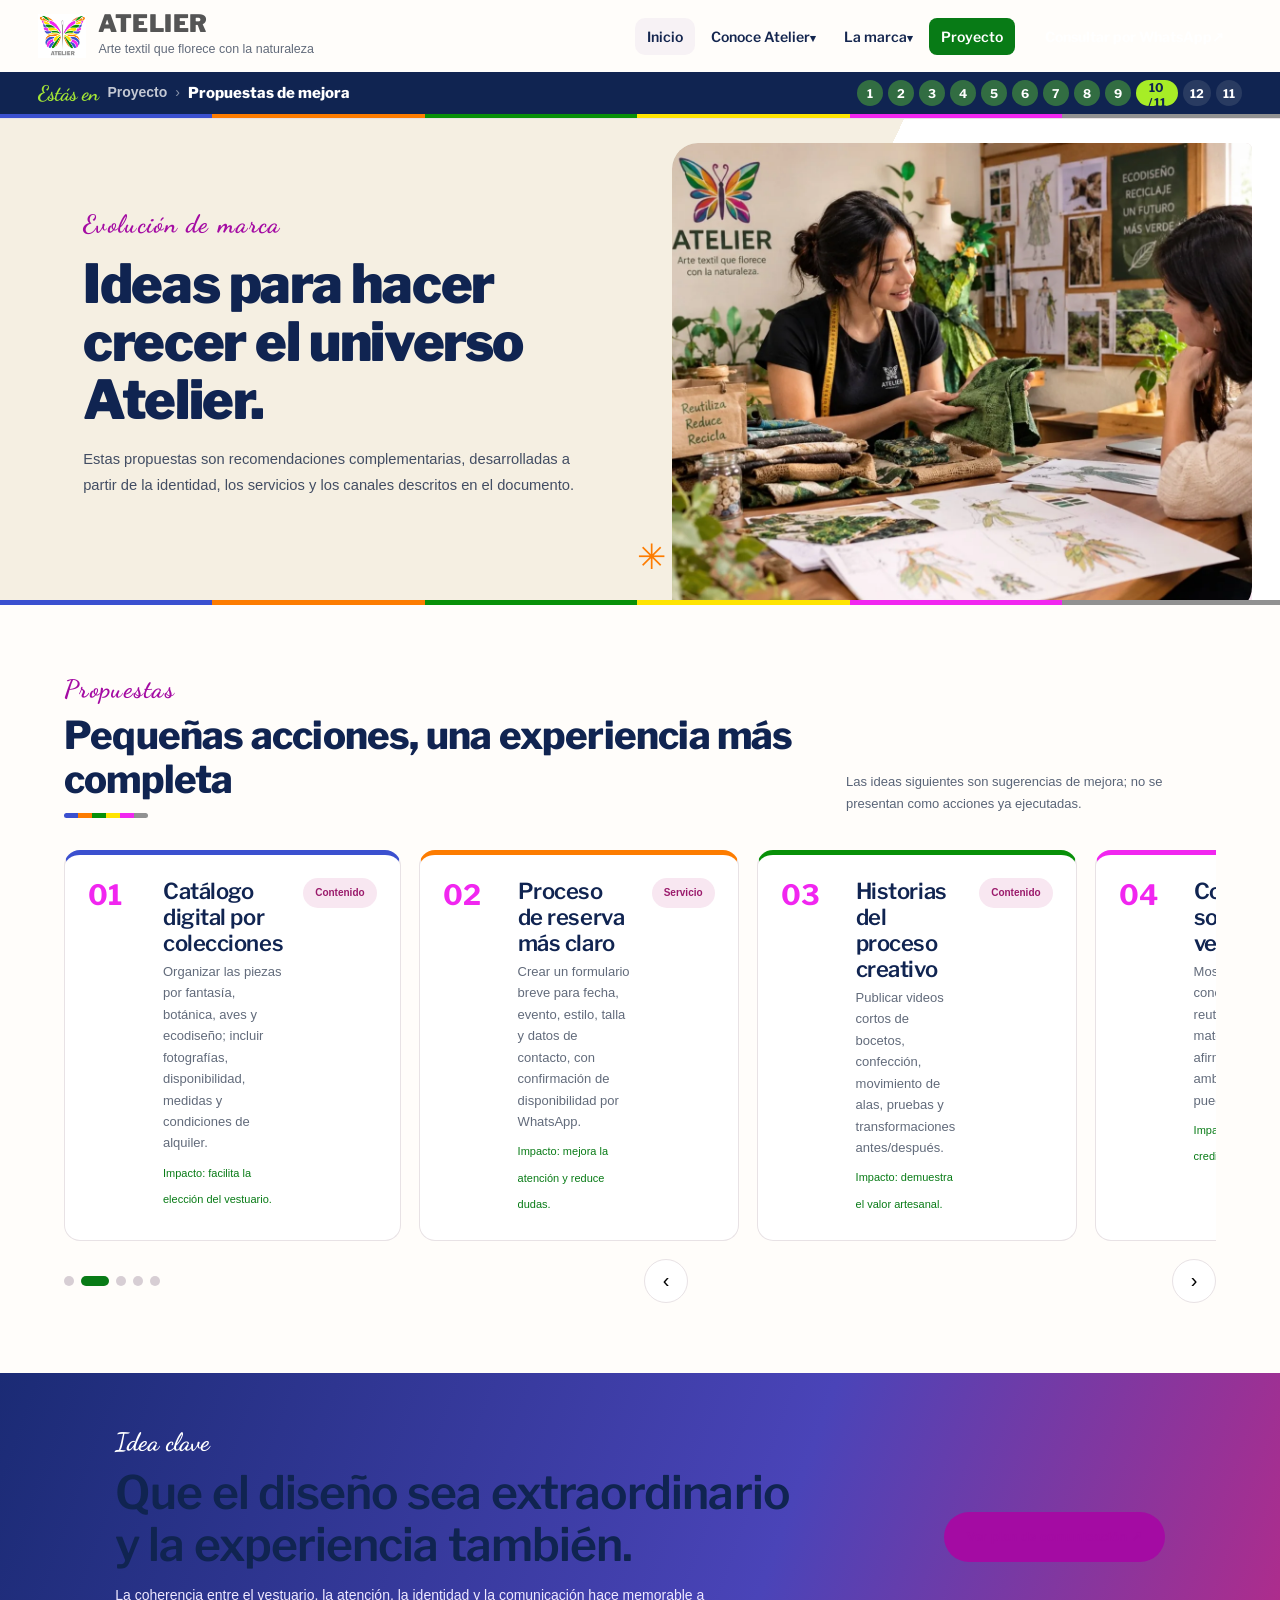
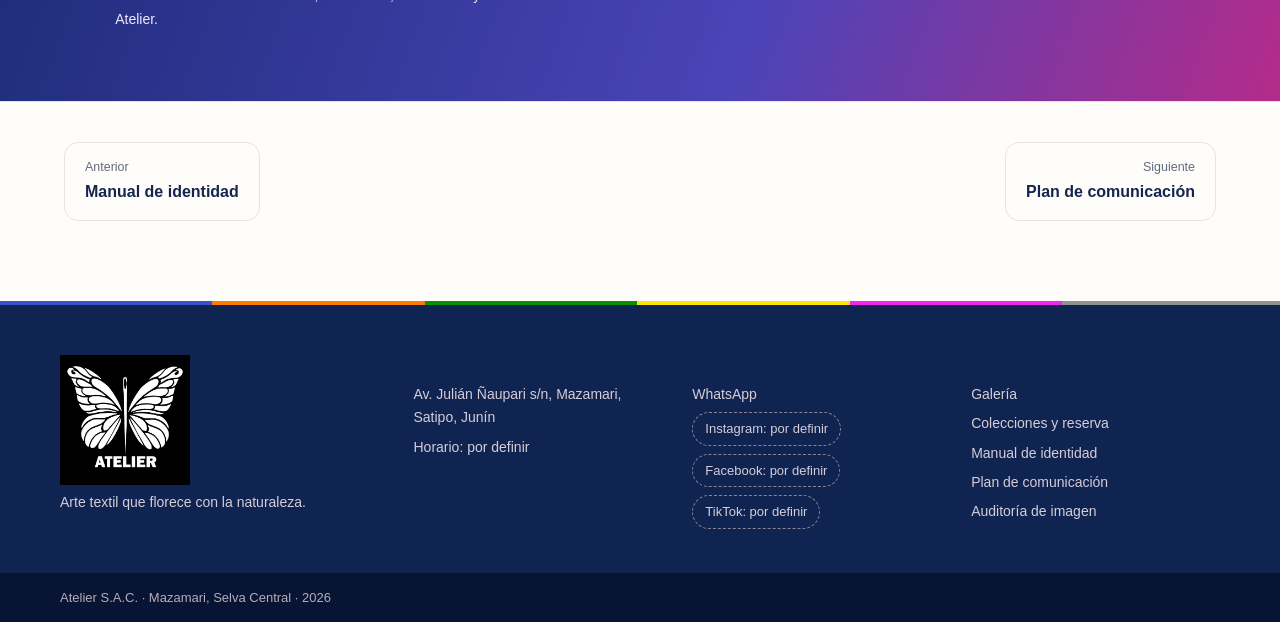
<file: propuestas-mejora.html>
<!doctype html><html lang="es"><head><meta charset="utf-8"><meta name="viewport" content="width=device-width,initial-scale=1">
    <meta name="description" content="Atelier S.A.C. — arte textil, vestuario de fantasía y ecodiseño inspirado en la Selva Central.">
    <title>Propuestas de mejora | Atelier</title><link rel="icon" href="assets/favicon.png"><meta name="theme-color" content="#fffdfb"><meta property="og:type" content="website"><meta property="og:title" content="Atelier · Arte textil que florece con la naturaleza"><meta property="og:image" content="assets/img/fachada.webp"><link rel="preconnect" href="https://fonts.googleapis.com"><link rel="preconnect" href="https://fonts.gstatic.com" crossorigin><link rel="stylesheet" href="https://fonts.googleapis.com/css2?family=Dancing+Script:wght@500;700&family=Libre+Franklin:wght@400;500;600;800;900&display=swap"><link rel="stylesheet" href="css/styles.css"><script src="js/base.js" defer></script><script src="js/atelier.js" defer></script><script src="js/marca-data.js" defer></script><script src="js/imgmap.js" defer></script><script src="js/extra2.js" defer></script><script src="js/extra3.js" defer></script></head><body data-accent="magenta">
    <a class="skip" href="#contenido">Saltar al contenido</a><div class="progress" aria-hidden="true"></div><header class="site-header"><div class="hd-in"><a class="brand2" href="index.html" aria-label="Atelier, inicio"><img src="assets/image12.webp" width="703" height="647" alt=""><span><b>ATELIER</b><small>Arte textil que florece con la naturaleza</small></span></a><button class="nav-toggle" type="button" aria-expanded="false" aria-controls="site-nav">Menú</button><nav id="site-nav" class="site-nav" aria-label="Principal"><a href="index.html">Inicio</a><div class="dd"><button type="button" aria-expanded="false">Conoce Atelier</button><div class="dd-menu"><a href="empresa.html">Empresa</a><a href="publico-objetivo.html">Público objetivo</a><a href="galeria.html">Galería</a><a href="reserva.html">Colecciones y reserva</a></div></div><div class="dd"><button type="button" aria-expanded="false">La marca</button><div class="dd-menu"><a href="identidad-corporativa.html">Identidad corporativa</a><a href="identidad-visual.html">Identidad visual</a><a href="imagen-institucional.html">Imagen institucional</a><a href="aplicaciones.html">Aplicaciones</a><a href="comunicacion.html">Comunicación</a><a href="manual-identidad.html">Manual de identidad</a></div></div><div class="dd cur"><button type="button" aria-expanded="false">Proyecto</button><div class="dd-menu"><a href="propuestas-mejora.html" aria-current="page">Propuestas de mejora</a><a href="plan-comunicacion.html">Plan de comunicación</a><a href="auditoria-imagen.html">Auditoría de imagen</a></div></div><a class="cta wa-link" href="reserva.html#reserva">Consultar por WhatsApp</a></nav></div><div class="here"><div class="here-in"><nav class="crumbs-h" aria-label="Estás en"><span class="you">Estás en</span><b>Proyecto</b><i>›</i><strong>Propuestas de mejora</strong></nav><div class="steps" role="navigation" aria-label="Pasos del recorrido"><a href="index.html" title="Inicio" aria-label="1. Inicio" class="done">1</a><a href="empresa.html" title="Empresa" aria-label="2. Empresa" class="done">2</a><a href="publico-objetivo.html" title="Público objetivo" aria-label="3. Público objetivo" class="done">3</a><a href="identidad-corporativa.html" title="Identidad corporativa" aria-label="4. Identidad corporativa" class="done">4</a><a href="identidad-visual.html" title="Identidad visual" aria-label="5. Identidad visual" class="done">5</a><a href="imagen-institucional.html" title="Imagen institucional" aria-label="6. Imagen institucional" class="done">6</a><a href="aplicaciones.html" title="Aplicaciones" aria-label="7. Aplicaciones" class="done">7</a><a href="comunicacion.html" title="Comunicación" aria-label="8. Comunicación" class="done">8</a><a href="manual-identidad.html" title="Manual de identidad" aria-label="9. Manual de identidad" class="done">9</a><a href="propuestas-mejora.html" title="Propuestas de mejora" aria-label="10. Propuestas de mejora" aria-current="step" class="on">10</a><a href="auditoria-imagen.html" title="Auditoría de imagen" aria-label="12. Auditoría de imagen">12</a><a href="plan-comunicacion.html" title="Plan de comunicación" aria-label="11. Plan de comunicación" class="">11</a></div></div></div></header><main id="contenido"><section class="page-hero green"><div class="page-hero-copy"><span class="eyebrow">Evolución de marca</span><h1>Ideas para hacer crecer el universo Atelier.</h1><p>Estas propuestas son recomendaciones complementarias, desarrolladas a partir de la identidad, los servicios y los canales descritos en el documento.</p></div><div class="page-hero-image"><img src="assets/img/taller-reciclado.webp" width="1486" height="990" alt="Ideas para hacer crecer el universo Atelier." loading="lazy"></div><span class="hero-sparkle">✳</span></section>
<section class="section"><div class="section-heading"><div><span class="eyebrow">Propuestas</span><h2>Pequeñas acciones, una experiencia más completa</h2></div><p>Las ideas siguientes son sugerencias de mejora; no se presentan como acciones ya ejecutadas.</p></div><div class="improvement-list"><article><span>01</span><div><h3>Catálogo digital por colecciones</h3><p>Organizar las piezas por fantasía, botánica, aves y ecodiseño; incluir fotografías, disponibilidad, medidas y condiciones de alquiler.</p><small>Impacto: facilita la elección del vestuario.</small></div><b>Contenido</b></article><article><span>02</span><div><h3>Proceso de reserva más claro</h3><p>Crear un formulario breve para fecha, evento, estilo, talla y datos de contacto, con confirmación de disponibilidad por WhatsApp.</p><small>Impacto: mejora la atención y reduce dudas.</small></div><b>Servicio</b></article><article><span>03</span><div><h3>Historias del proceso creativo</h3><p>Publicar videos cortos de bocetos, confección, movimiento de alas, pruebas y transformaciones antes/después.</p><small>Impacto: demuestra el valor artesanal.</small></div><b>Contenido</b></article><article><span>04</span><div><h3>Comunicación sostenible verificable</h3><p>Mostrar ejemplos concretos de reutilización de retazos y materiales, evitando afirmaciones ambientales que no se puedan comprobar.</p><small>Impacto: fortalece credibilidad.</small></div><b>Ecodiseño</b></article><article><span>05</span><div><h3>Experiencia post-alquiler</h3><p>Solicitar comentarios y, con autorización, compartir fotografías de clientes y experiencias para construir comunidad.</p><small>Impacto: confianza y recomendación.</small></div><b>Comunidad</b></article></div></section>
<section class="color-band"><div><span class="eyebrow light">Idea clave</span><h2>Que el diseño sea extraordinario y la experiencia también.</h2><p>La coherencia entre el vestuario, la atención, la identidad y la comunicación hace memorable a Atelier.</p></div><a class="pill-button light-button" href="plan-comunicacion.html">Ver plan de comunicación ↗</a></section>
<nav class="pager" aria-label="Recorrido"><a href="manual-identidad.html"><small>Anterior</small><b>Manual de identidad</b></a><a href="plan-comunicacion.html"><small>Siguiente</small><b>Plan de comunicación</b></a></nav></main><footer class="site-footer"><div class="ft-in"><div><a class="ft-brand" href="index.html" aria-label="Atelier"><img src="assets/logo-negativo.webp" width="471" height="471" alt="Atelier"></a><p>Arte textil que florece con la naturaleza.</p></div><div><h4>Visítanos</h4><p>Av. Julián Ñaupari s/n, Mazamari, Satipo, Junín</p><p>Horario: por definir</p></div><div><h4>Escríbenos</h4><a class="wa-link" href="reserva.html#reserva">WhatsApp</a><div class="pills"><span>Instagram: por definir</span><span>Facebook: por definir</span><span>TikTok: por definir</span></div></div><div><h4>Explora</h4><a href="galeria.html">Galería</a><a href="reserva.html">Colecciones y reserva</a><a href="manual-identidad.html">Manual de identidad</a><a href="plan-comunicacion.html">Plan de comunicación</a><a href="auditoria-imagen.html">Auditoría de imagen</a></div></div><div class="ft-bot">Atelier S.A.C. · Mazamari, Selva Central · 2026</div></footer><button class="to-top" aria-label="Volver arriba">↑</button></body></html>
</file>
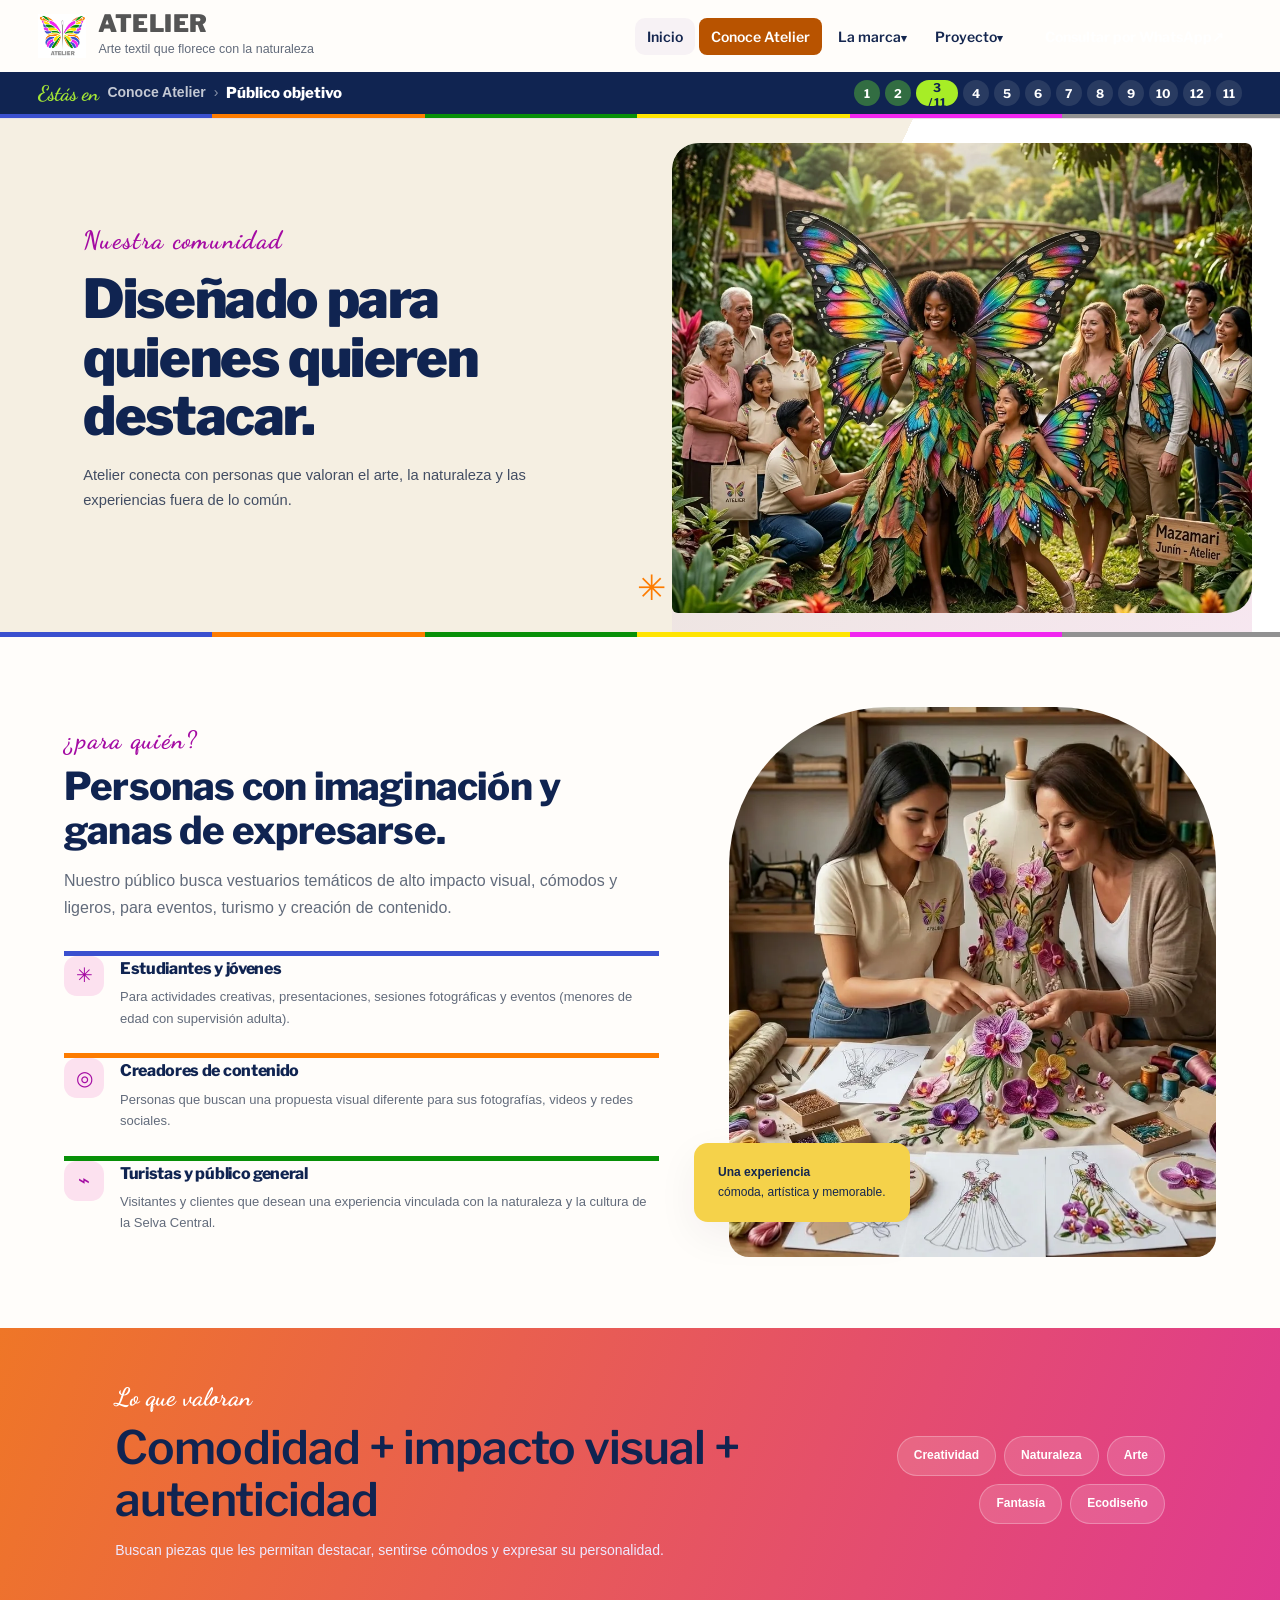
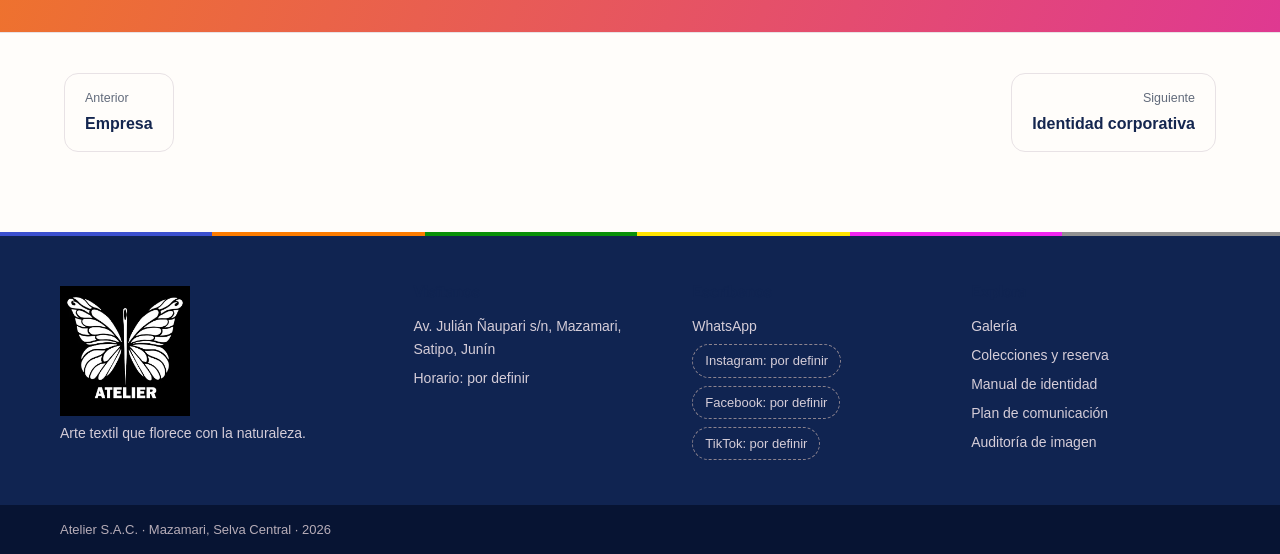
<file: publico-objetivo.html>
<!doctype html><html lang="es"><head><meta charset="utf-8"><meta name="viewport" content="width=device-width,initial-scale=1">
    <meta name="description" content="Atelier S.A.C. — arte textil, vestuario de fantasía y ecodiseño inspirado en la Selva Central.">
    <title>Público objetivo | Atelier</title><link rel="icon" href="assets/favicon.png"><meta name="theme-color" content="#fffdfb"><meta property="og:type" content="website"><meta property="og:title" content="Atelier · Arte textil que florece con la naturaleza"><meta property="og:image" content="assets/img/fachada.webp"><link rel="preconnect" href="https://fonts.googleapis.com"><link rel="preconnect" href="https://fonts.gstatic.com" crossorigin><link rel="stylesheet" href="https://fonts.googleapis.com/css2?family=Dancing+Script:wght@500;700&family=Libre+Franklin:wght@400;500;600;800;900&display=swap"><link rel="stylesheet" href="css/styles.css"><script src="js/base.js" defer></script><script src="js/atelier.js" defer></script><script src="js/marca-data.js" defer></script><script src="js/imgmap.js" defer></script><script src="js/extra2.js" defer></script><script src="js/extra3.js" defer></script></head><body data-accent="naranja">
    <a class="skip" href="#contenido">Saltar al contenido</a><div class="progress" aria-hidden="true"></div><header class="site-header"><div class="hd-in"><a class="brand2" href="index.html" aria-label="Atelier, inicio"><img src="assets/image12.webp" width="703" height="647" alt=""><span><b>ATELIER</b><small>Arte textil que florece con la naturaleza</small></span></a><button class="nav-toggle" type="button" aria-expanded="false" aria-controls="site-nav">Menú</button><nav id="site-nav" class="site-nav" aria-label="Principal"><a href="index.html">Inicio</a><div class="dd cur"><button type="button" aria-expanded="false">Conoce Atelier</button><div class="dd-menu"><a href="empresa.html">Empresa</a><a href="publico-objetivo.html" aria-current="page">Público objetivo</a><a href="galeria.html">Galería</a><a href="reserva.html">Colecciones y reserva</a></div></div><div class="dd"><button type="button" aria-expanded="false">La marca</button><div class="dd-menu"><a href="identidad-corporativa.html">Identidad corporativa</a><a href="identidad-visual.html">Identidad visual</a><a href="imagen-institucional.html">Imagen institucional</a><a href="aplicaciones.html">Aplicaciones</a><a href="comunicacion.html">Comunicación</a><a href="manual-identidad.html">Manual de identidad</a></div></div><div class="dd"><button type="button" aria-expanded="false">Proyecto</button><div class="dd-menu"><a href="propuestas-mejora.html">Propuestas de mejora</a><a href="plan-comunicacion.html">Plan de comunicación</a><a href="auditoria-imagen.html">Auditoría de imagen</a></div></div><a class="cta wa-link" href="reserva.html#reserva">Consultar por WhatsApp</a></nav></div><div class="here"><div class="here-in"><nav class="crumbs-h" aria-label="Estás en"><span class="you">Estás en</span><b>Conoce Atelier</b><i>›</i><strong>Público objetivo</strong></nav><div class="steps" role="navigation" aria-label="Pasos del recorrido"><a href="index.html" title="Inicio" aria-label="1. Inicio" class="done">1</a><a href="empresa.html" title="Empresa" aria-label="2. Empresa" class="done">2</a><a href="publico-objetivo.html" title="Público objetivo" aria-label="3. Público objetivo" aria-current="step" class="on">3</a><a href="identidad-corporativa.html" title="Identidad corporativa" aria-label="4. Identidad corporativa" class="">4</a><a href="identidad-visual.html" title="Identidad visual" aria-label="5. Identidad visual" class="">5</a><a href="imagen-institucional.html" title="Imagen institucional" aria-label="6. Imagen institucional" class="">6</a><a href="aplicaciones.html" title="Aplicaciones" aria-label="7. Aplicaciones" class="">7</a><a href="comunicacion.html" title="Comunicación" aria-label="8. Comunicación" class="">8</a><a href="manual-identidad.html" title="Manual de identidad" aria-label="9. Manual de identidad" class="">9</a><a href="propuestas-mejora.html" title="Propuestas de mejora" aria-label="10. Propuestas de mejora" class="">10</a><a href="auditoria-imagen.html" title="Auditoría de imagen" aria-label="12. Auditoría de imagen">12</a><a href="plan-comunicacion.html" title="Plan de comunicación" aria-label="11. Plan de comunicación" class="">11</a></div></div></div></header><main id="contenido"><section class="page-hero orange"><div class="page-hero-copy"><span class="eyebrow">Nuestra comunidad</span><h1>Diseñado para quienes quieren destacar.</h1><p>Atelier conecta con personas que valoran el arte, la naturaleza y las experiencias fuera de lo común.</p></div><div class="page-hero-image"><img src="assets/img/comunidad.webp" width="1081" height="992" alt="Diseñado para quienes quieren destacar." loading="lazy"></div><span class="hero-sparkle">✳</span></section>
<section class="section"><div class="audience-layout"><div><span class="eyebrow">¿para quién?</span><h2>Personas con imaginación y ganas de expresarse.</h2><p class="lead">Nuestro público busca vestuarios temáticos de alto impacto visual, cómodos y ligeros, para eventos, turismo y creación de contenido.</p><div class="audience-list"><article><span>✳</span><div><h3>Estudiantes y jóvenes</h3><p>Para actividades creativas, presentaciones, sesiones fotográficas y eventos (menores de edad con supervisión adulta).</p></div></article><article><span>◎</span><div><h3>Creadores de contenido</h3><p>Personas que buscan una propuesta visual diferente para sus fotografías, videos y redes sociales.</p></div></article><article><span>⌁</span><div><h3>Turistas y público general</h3><p>Visitantes y clientes que desean una experiencia vinculada con la naturaleza y la cultura de la Selva Central.</p></div></article></div></div><div class="audience-image"><img src="assets/image45.webp" width="1078" height="992" alt="Personas trabajando con vestuarios creativos" loading="lazy"><div class="floating-note"><b>Una experiencia</b><br>cómoda, artística y memorable.</div></div></div></section>
<section class="color-band orange-band"><div><span class="eyebrow light">Lo que valoran</span><h2>Comodidad + impacto visual + autenticidad</h2><p>Buscan piezas que les permitan destacar, sentirse cómodos y expresar su personalidad.</p></div><div class="keyword-cloud"><span>Creatividad</span><span>Naturaleza</span><span>Arte</span><span>Fantasía</span><span>Ecodiseño</span></div></section>
<nav class="pager" aria-label="Recorrido"><a href="empresa.html"><small>Anterior</small><b>Empresa</b></a><a href="identidad-corporativa.html"><small>Siguiente</small><b>Identidad corporativa</b></a></nav></main><footer class="site-footer"><div class="ft-in"><div><a class="ft-brand" href="index.html" aria-label="Atelier"><img src="assets/logo-negativo.webp" width="471" height="471" alt="Atelier"></a><p>Arte textil que florece con la naturaleza.</p></div><div><h4>Visítanos</h4><p>Av. Julián Ñaupari s/n, Mazamari, Satipo, Junín</p><p>Horario: por definir</p></div><div><h4>Escríbenos</h4><a class="wa-link" href="reserva.html#reserva">WhatsApp</a><div class="pills"><span>Instagram: por definir</span><span>Facebook: por definir</span><span>TikTok: por definir</span></div></div><div><h4>Explora</h4><a href="galeria.html">Galería</a><a href="reserva.html">Colecciones y reserva</a><a href="manual-identidad.html">Manual de identidad</a><a href="plan-comunicacion.html">Plan de comunicación</a><a href="auditoria-imagen.html">Auditoría de imagen</a></div></div><div class="ft-bot">Atelier S.A.C. · Mazamari, Selva Central · 2026</div></footer><button class="to-top" aria-label="Volver arriba">↑</button></body></html>
</file>
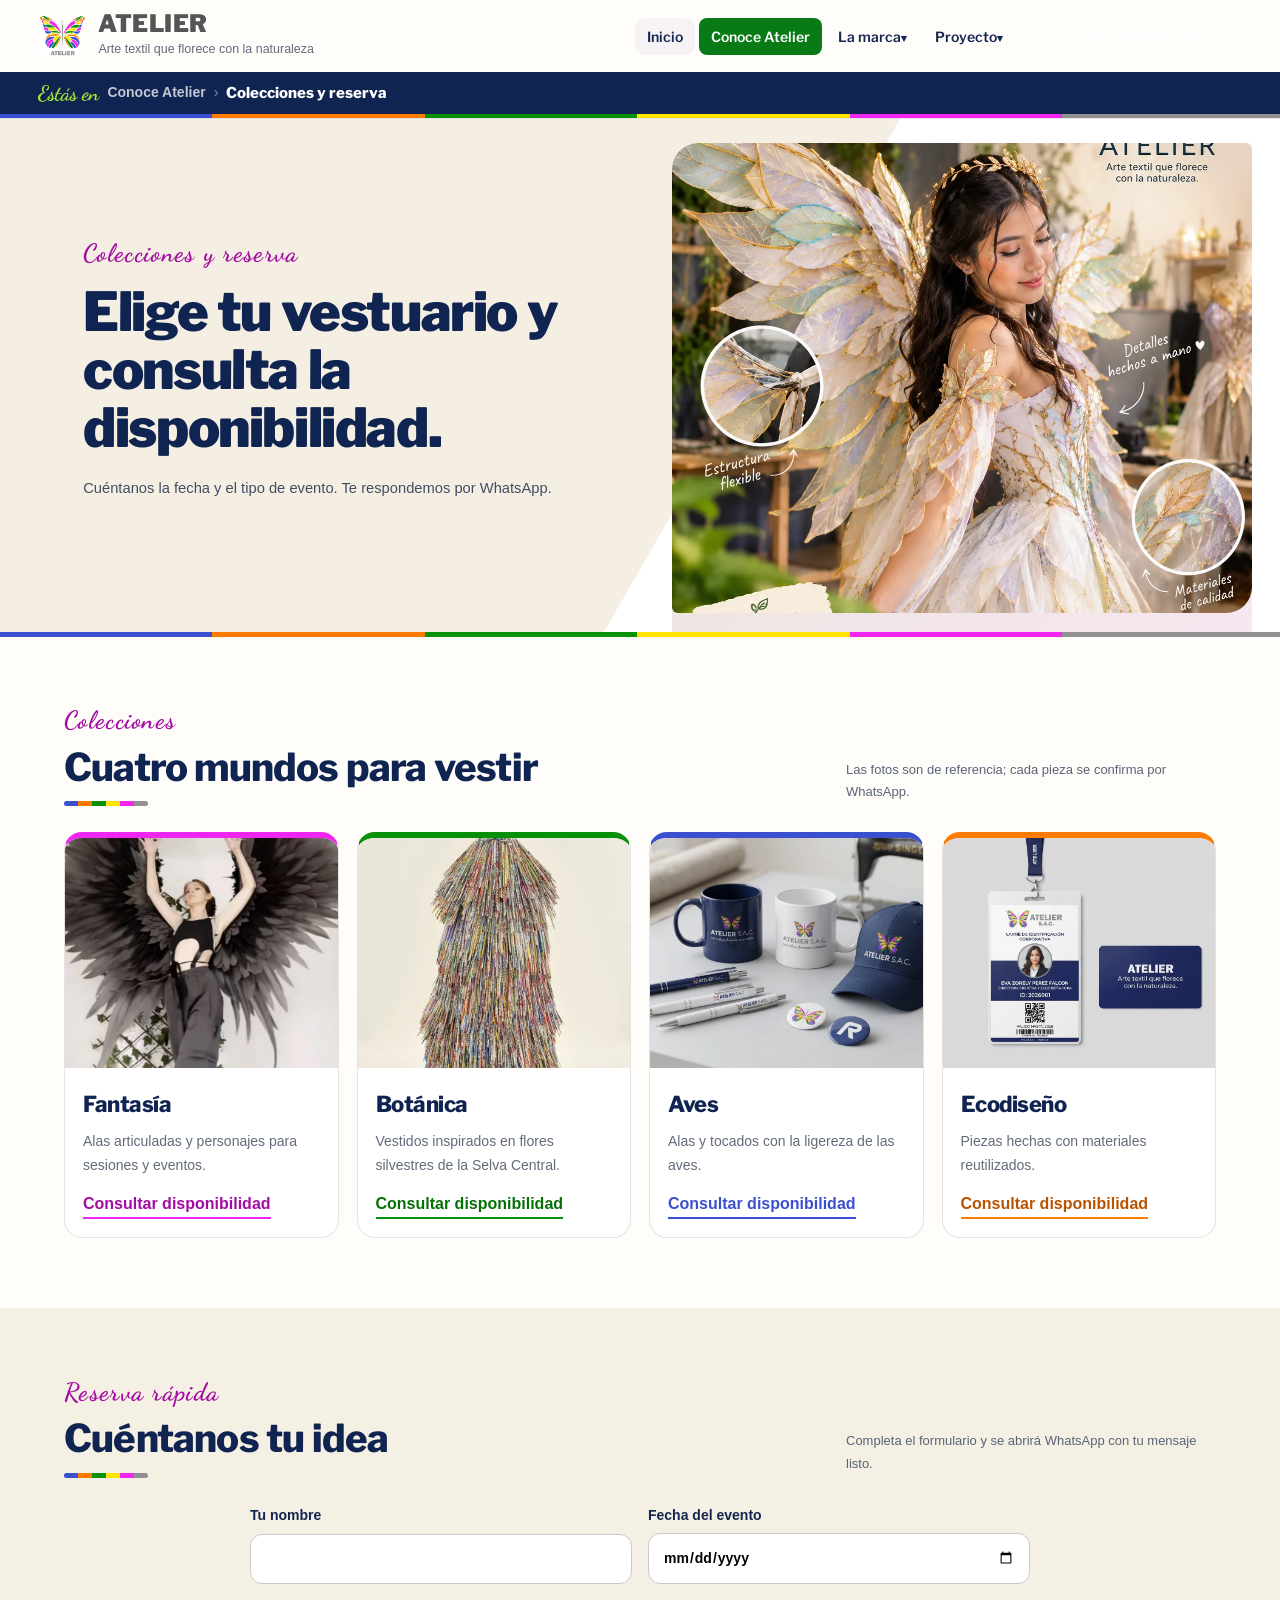
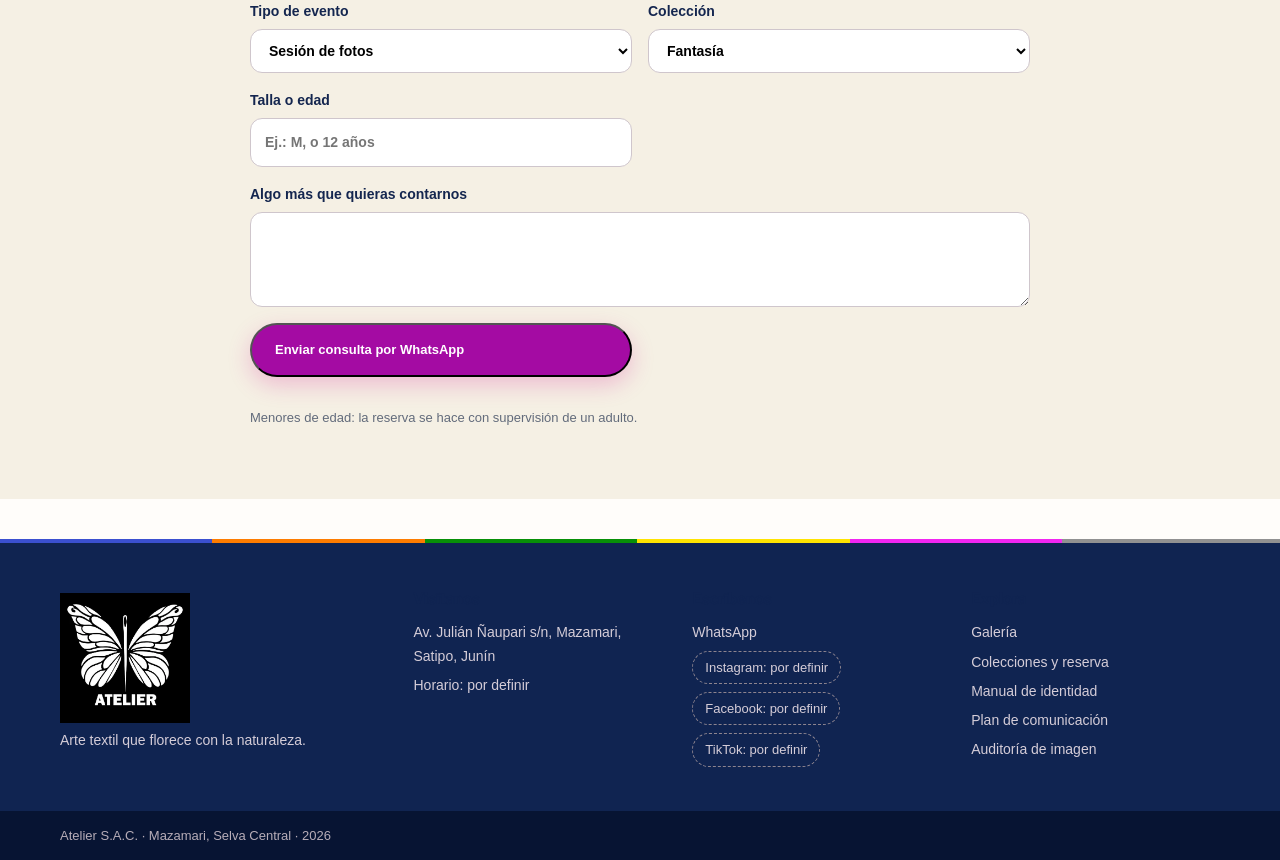
<file: reserva.html>
<!doctype html><html lang="es"><head><meta charset="utf-8"><meta name="viewport" content="width=device-width,initial-scale=1"><meta name="description" content="Colecciones de Atelier y reserva de vestuario por WhatsApp.">
<title>Colecciones y reserva | Atelier</title><link rel="icon" href="assets/favicon.png"><meta name="theme-color" content="#fffdfb"><meta property="og:type" content="website"><meta property="og:title" content="Atelier · Arte textil que florece con la naturaleza"><meta property="og:image" content="assets/img/fachada.webp"><link rel="preconnect" href="https://fonts.googleapis.com"><link rel="preconnect" href="https://fonts.gstatic.com" crossorigin><link rel="stylesheet" href="https://fonts.googleapis.com/css2?family=Dancing+Script:wght@500;700&family=Libre+Franklin:wght@400;500;600;800;900&display=swap"><link rel="stylesheet" href="css/styles.css"><script src="js/base.js" defer></script><script src="js/atelier.js" defer></script><script src="js/marca-data.js" defer></script><script src="js/imgmap.js" defer></script><script src="js/extra2.js" defer></script><script src="js/extra3.js" defer></script></head><body data-accent="magenta"><a class="skip" href="#contenido">Saltar al contenido</a><div class="progress" aria-hidden="true"></div><header class="site-header"><div class="hd-in"><a class="brand2" href="index.html" aria-label="Atelier, inicio"><img src="assets/image12.webp" width="703" height="647" alt=""><span><b>ATELIER</b><small>Arte textil que florece con la naturaleza</small></span></a><button class="nav-toggle" type="button" aria-expanded="false" aria-controls="site-nav">Menú</button><nav id="site-nav" class="site-nav" aria-label="Principal"><a href="index.html">Inicio</a><div class="dd cur"><button type="button" aria-expanded="false">Conoce Atelier</button><div class="dd-menu"><a href="empresa.html">Empresa</a><a href="publico-objetivo.html">Público objetivo</a><a href="galeria.html">Galería</a><a href="reserva.html" aria-current="page">Colecciones y reserva</a></div></div><div class="dd"><button type="button" aria-expanded="false">La marca</button><div class="dd-menu"><a href="identidad-corporativa.html">Identidad corporativa</a><a href="identidad-visual.html">Identidad visual</a><a href="imagen-institucional.html">Imagen institucional</a><a href="aplicaciones.html">Aplicaciones</a><a href="comunicacion.html">Comunicación</a><a href="manual-identidad.html">Manual de identidad</a></div></div><div class="dd"><button type="button" aria-expanded="false">Proyecto</button><div class="dd-menu"><a href="propuestas-mejora.html">Propuestas de mejora</a><a href="plan-comunicacion.html">Plan de comunicación</a><a href="auditoria-imagen.html">Auditoría de imagen</a></div></div><a class="cta wa-link" href="reserva.html#reserva">Consultar por WhatsApp</a></nav></div><div class="here"><div class="here-in"><nav class="crumbs-h" aria-label="Estás en"><span class="you">Estás en</span><b>Conoce Atelier</b><i>›</i><strong>Colecciones y reserva</strong></nav></div></div></header><main id="contenido">
<section class="page-hero"><div class="page-hero-copy"><span class="eyebrow">Colecciones y reserva</span><h1>Elige tu vestuario y consulta la disponibilidad.</h1><p>Cuéntanos la fecha y el tipo de evento. Te respondemos por WhatsApp.</p></div><div class="page-hero-image"><img src="assets/img/alas-fantasia.webp" width="1159" height="1357" alt="Alas de fantasía en el taller de Atelier"></div></section>
<section class="section" id="colecciones"><div class="section-heading"><div><span class="eyebrow">Colecciones</span><h2>Cuatro mundos para vestir</h2></div><p>Las fotos son de referencia; cada pieza se confirma por WhatsApp.</p></div><div class="col-grid"><article class="col-card" style="--c:#F126F0;--c-t:#A40BA3"><img src="assets/image46.webp" width="736" height="1308" alt="Colección Fantasía: foto de referencia" loading="lazy"><div><h3>Fantasía</h3><p>Alas articuladas y personajes para sesiones y eventos.</p><a href="reserva.html?col=Fantasía#reserva">Consultar disponibilidad</a></div></article><article class="col-card" style="--c:#089008;--c-t:#067006"><img src="assets/image48.webp" width="736" height="1106" alt="Colección Botánica: foto de referencia" loading="lazy"><div><h3>Botánica</h3><p>Vestidos inspirados en flores silvestres de la Selva Central.</p><a href="reserva.html?col=Botánica#reserva">Consultar disponibilidad</a></div></article><article class="col-card" style="--c:#3B50CF;--c-t:#3B50CF"><img src="assets/vestuario-fantasia-3.webp" width="1360" height="784" alt="Colección Aves: foto de referencia" loading="lazy"><div><h3>Aves</h3><p>Alas y tocados con la ligereza de las aves.</p><a href="reserva.html?col=Aves#reserva">Consultar disponibilidad</a></div></article><article class="col-card" style="--c:#FD7C00;--c-t:#B85300"><img src="assets/vestuario-fantasia-2.webp" width="1339" height="800" alt="Colección Ecodiseño: foto de referencia" loading="lazy"><div><h3>Ecodiseño</h3><p>Piezas hechas con materiales reutilizados.</p><a href="reserva.html?col=Ecodiseño#reserva">Consultar disponibilidad</a></div></article></div></section>
<section class="section soft-section" id="reserva"><div class="section-heading"><div><span class="eyebrow">Reserva rápida</span><h2>Cuéntanos tu idea</h2></div><p>Completa el formulario y se abrirá WhatsApp con tu mensaje listo.</p></div>
<form id="reserva-form" class="rsv" novalidate><label>Tu nombre<input name="nombre" required autocomplete="name"></label><label>Fecha del evento<input type="date" name="fecha" required></label>
<label>Tipo de evento<select name="evento"><option>Sesión de fotos</option><option>Evento o fiesta</option><option>Turismo</option><option>Contenido para redes</option><option>Otro</option></select></label>
<label>Colección<select name="col" id="col-select"><option>Fantasía</option><option>Botánica</option><option>Aves</option><option>Ecodiseño</option><option>Aún no lo sé</option></select></label>
<label>Talla o edad<input name="talla" placeholder="Ej.: M, o 12 años" required></label><label class="full">Algo más que quieras contarnos<textarea name="nota" rows="3"></textarea></label>
<button class="pill-button" type="submit">Enviar consulta por WhatsApp</button><output id="rsv-out" class="full" aria-live="polite"></output></form>
<p class="note-s">Menores de edad: la reserva se hace con supervisión de un adulto.</p></section></main><footer class="site-footer"><div class="ft-in"><div><a class="ft-brand" href="index.html" aria-label="Atelier"><img src="assets/logo-negativo.webp" width="471" height="471" alt="Atelier"></a><p>Arte textil que florece con la naturaleza.</p></div><div><h4>Visítanos</h4><p>Av. Julián Ñaupari s/n, Mazamari, Satipo, Junín</p><p>Horario: por definir</p></div><div><h4>Escríbenos</h4><a class="wa-link" href="reserva.html#reserva">WhatsApp</a><div class="pills"><span>Instagram: por definir</span><span>Facebook: por definir</span><span>TikTok: por definir</span></div></div><div><h4>Explora</h4><a href="galeria.html">Galería</a><a href="reserva.html">Colecciones y reserva</a><a href="manual-identidad.html">Manual de identidad</a><a href="plan-comunicacion.html">Plan de comunicación</a><a href="auditoria-imagen.html">Auditoría de imagen</a></div></div><div class="ft-bot">Atelier S.A.C. · Mazamari, Selva Central · 2026</div></footer><button class="to-top" aria-label="Volver arriba">↑</button></body></html>
</file>
<file: css/styles.css>
/* Plan estratégico corporativo 2026 */


/* Plan estratégico corporativo 2026 */
.strategy-hero{position:relative;overflow:hidden;min-height:520px;padding:75px clamp(24px,8vw,125px);display:grid;grid-template-columns:1.15fr .85fr;align-items:center;gap:35px;color:#fff;background:radial-gradient(circle at 82% 18%,#f6bd37 0 5%,transparent 5.3%),radial-gradient(circle at 73% 80%,#f47721 0 12%,transparent 12.3%),linear-gradient(125deg,#8e005b 0%,#c51a87 50%,#ef589f 100%)}.strategy-hero:before{content:"";position:absolute;width:450px;height:450px;border:1px solid #ffffff2a;border-radius:50%;right:8%;top:4%;box-shadow:0 0 0 45px #ffffff0b,0 0 0 95px #ffffff08}.strategy-hero-copy{position:relative;z-index:2;max-width:700px}.strategy-hero h1{font:700 clamp(48px,6vw,82px)/.99 'Libre Franklin',sans-serif;letter-spacing:-2px;margin:20px 0}.strategy-hero h1 em{color:#ffe18b;font-weight:500}.strategy-hero-copy p{font-size:17px;max-width:570px;color:#ffecf6;margin:0 0 28px}.light-button{background:#fff;color:#9e075f}.light-button:hover{background:#ffe6f4;color:#7f004b}.strategy-hero-art{position:relative;z-index:1;min-height:300px;display:grid;place-items:center}.strategy-hero-art>img{width:min(72%,310px);height:300px;object-fit:contain;filter:drop-shadow(0 20px 22px #47002b45);transform:rotate(-5deg)}.strategy-hero-art small{position:absolute;right:0;bottom:12%;background:#f5cd36;color:#33213b;border-radius:50%;width:92px;height:92px;display:grid;place-content:center;text-align:center;font-weight:800;letter-spacing:1px;transform:rotate(10deg);font-size:12px}.orbit{position:absolute;color:#fff;line-height:1}.orbit-one{font-size:60px;top:3%;left:12%;color:#f6d33c}.orbit-two{font-size:42px;bottom:5%;left:17%;color:#a4d76a}.orbit-three{font-size:60px;top:20%;right:6%;color:#ffd5eb}.strategy-hero-foot{position:absolute;bottom:22px;left:clamp(24px,8vw,125px);font-size:9px;letter-spacing:2px;color:#ffe4f2}.strategy-hero-foot i{color:#f5cf3d;padding:0 9px;font-style:normal}.strategy-pillars{padding-top:36px;padding-bottom:68px}.strategy-pillar-grid{display:grid;grid-template-columns:repeat(4,1fr);gap:15px}.strategy-pillar{position:relative;overflow:hidden;background:white;border:1px solid var(--line);border-radius:18px;padding:24px 22px 23px;min-height:310px;box-shadow:0 12px 35px #45132a08;transition:transform .25s,box-shadow .25s}.strategy-pillar:hover{transform:translateY(-6px);box-shadow:0 20px 40px #45132a15}.strategy-pillar:nth-child(2){background:#f3f8eb}.strategy-pillar:nth-child(3){background:#f3f3ff}.strategy-pillar:nth-child(4){background:#fff6e9}.pillar-number{position:absolute;right:18px;top:15px;color:#bcb4bb;font-size:11px;font-weight:700}.pillar-icon{display:grid;place-items:center;width:49px;height:49px;border-radius:16px;background:#f8e0ef;color:var(--magenta);font-size:28px;margin-bottom:24px}.strategy-pillar:nth-child(2) .pillar-icon{background:#dfeecf;color:#548c3c}.strategy-pillar:nth-child(3) .pillar-icon{background:#e1e1ff;color:#5154b5}.strategy-pillar:nth-child(4) .pillar-icon{background:#ffe2bd;color:#ba5d17}.strategy-pillar>small,.strategy-section-head small{font-size:9px;letter-spacing:1.5px;font-weight:800;color:var(--magenta)}.strategy-pillar h2{font:600 25px/1.1 'Libre Franklin',sans-serif;margin:9px 0}.strategy-pillar p{font-size:12px;line-height:1.65;color:#68616a;margin:0 0 20px}.strategy-pillar>a{font-size:11px;font-weight:800;color:var(--magenta);border-bottom:1px solid #d72c9c55;padding-bottom:5px}.strategy-document{background:#fff}.strategy-document-heading{position:relative;max-width:1400px;margin:auto;padding:70px clamp(24px,7vw,100px) 55px;border-bottom:1px solid var(--line)}.strategy-document-heading h2{font:700 clamp(42px,5vw,67px)/1.02 'Libre Franklin',sans-serif;letter-spacing:-1.5px;margin:14px 0}.strategy-document-heading h2 em{color:var(--magenta);font-weight:500}.strategy-document-heading p{color:var(--muted);font-size:13px}.document-stamp{position:absolute;right:clamp(24px,8vw,120px);top:65px;width:115px;height:115px;border:1px solid #d72c9c70;color:var(--magenta);border-radius:50%;display:grid;align-content:center;justify-content:center;text-align:center;font-size:16px;font-weight:800;letter-spacing:2px;transform:rotate(9deg)}.document-stamp span{font-size:9px;letter-spacing:1px}.strategy-section{padding-top:58px;padding-bottom:58px}.strategy-section.tinted{max-width:none;background:#faf5f8}.strategy-section.tinted>.strategy-section-head,.strategy-section.tinted>.strategy-prose,.strategy-section.tinted>.diagnostic-grid,.strategy-section.tinted>.foda-grid,.strategy-section.tinted>.audience-cards,.strategy-section.tinted>.objective-main,.strategy-section.tinted>.subsection-title,.strategy-section.tinted>.objective-list,.strategy-section.tinted>.table-wrap{max-width:1400px;margin-left:auto;margin-right:auto}.strategy-section-head{display:flex;align-items:flex-start;gap:19px;margin-bottom:28px;max-width:1400px;margin-left:auto;margin-right:auto}.strategy-section-head>span{display:grid;place-items:center;flex:0 0 48px;height:48px;border-radius:15px;background:var(--magenta);color:#fff;font:700 17px 'Libre Franklin',sans-serif;box-shadow:0 7px 15px #a9006825}.strategy-section-head h2{font:600 clamp(29px,3vw,42px)/1.1 'Libre Franklin',sans-serif;margin:5px 0 0}.strategy-section-head small{display:block}.table-wrap{max-width:1400px;margin:0 auto;overflow-x:auto;border:1px solid #eadfe6;border-radius:15px;background:#fff;box-shadow:0 10px 30px #45132a08}.strategy-table{border-collapse:collapse;width:100%;font-size:13px;line-height:1.55}.strategy-table th{background:#a90068;color:white;text-align:left;font-size:11px;text-transform:uppercase;letter-spacing:.7px;padding:15px 18px}.strategy-table td{padding:15px 18px;border-bottom:1px solid #f0e8ed;vertical-align:top}.strategy-table tr:last-child td{border-bottom:0}.strategy-table tbody tr:nth-child(even) td{background:#fff9fc}.strategy-table td:first-child{font-weight:700;color:#39303a;min-width:180px}.strategy-prose{max-width:1000px;margin:0 auto;font-size:16px;line-height:1.85;color:#514a53}.strategy-prose p{margin:0 0 16px}.diagnostic-grid{display:grid;grid-template-columns:1fr 1fr;gap:18px;max-width:1400px;margin:0 auto}.diagnostic-grid article{background:#fff;border:1px solid var(--line);padding:26px;border-radius:18px}.diagnostic-grid article>span{display:grid;place-items:center;width:42px;height:42px;border-radius:13px;background:#f8e1f0;color:var(--magenta);font-size:24px;margin-bottom:18px}.diagnostic-grid article>small,.audience-cards article>small{font-size:9px;font-weight:800;letter-spacing:1.5px;color:var(--magenta)}.diagnostic-grid h3,.audience-cards h3{font:600 25px 'Libre Franklin',sans-serif;margin:7px 0}.diagnostic-grid p,.audience-cards p{font-size:13px;color:var(--muted);margin:0;line-height:1.75}.foda-grid{display:grid;grid-template-columns:repeat(4,1fr);gap:14px;max-width:1400px;margin:0 auto}.foda-grid article{padding:24px 20px;border-radius:17px;background:white;border:1px solid var(--line)}.foda-grid article>b{display:grid;place-items:center;width:45px;height:45px;border-radius:14px;font:700 23px 'Libre Franklin',sans-serif;margin-bottom:17px}.foda-grid article>small{font-size:9px;font-weight:800;letter-spacing:1.4px}.foda-grid h3{font:600 22px 'Libre Franklin',sans-serif;margin:6px 0 12px}.foda-grid ul{padding-left:18px;margin:0;color:#655e67;font-size:12px;line-height:1.7}.foda-f>b{background:#e4f2dd;color:#4e873c}.foda-f>small{color:#4e873c}.foda-o>b{background:#fff0c5;color:#9b7312}.foda-o>small{color:#9b7312}.foda-d>b{background:#fce2ed;color:#b52b78}.foda-d>small{color:#b52b78}.foda-a>b{background:#e3e5ff;color:#5155af}.foda-a>small{color:#5155af}.audience-cards{display:grid;grid-template-columns:1fr 1fr;gap:18px;max-width:1400px;margin:0 auto}.audience-cards article{padding:28px;border-radius:18px;background:#f4f8eb;border:1px solid #e2eccf}.audience-cards article+article{background:#fff0f7;border-color:#f5d9e8}.audience-cards article>span{display:block;font-size:34px;color:#5c923e;margin-bottom:13px}.audience-cards article+article>span{color:var(--magenta)}.objective-main{max-width:1400px;margin:0 auto 28px;background:linear-gradient(115deg,#a90068,#d72c9c);color:white;padding:30px;border-radius:18px}.objective-main small,.brand-message small{font-size:9px;font-weight:800;letter-spacing:1.6px;color:#ffe0f1}.objective-main p{font:500 clamp(19px,2.4vw,27px)/1.45 'Libre Franklin',sans-serif;margin:10px 0 0;max-width:1050px}.subsection-title{max-width:1400px;margin:0 auto 12px;font:600 24px 'Libre Franklin',sans-serif}.objective-list{max-width:1400px;margin:0 auto;display:grid;grid-template-columns:1fr 1fr;gap:10px}.objective-list article{display:flex;gap:15px;align-items:flex-start;background:#fff;border:1px solid var(--line);border-radius:14px;padding:17px}.objective-list article>span{font:700 20px 'Libre Franklin',sans-serif;color:var(--pink)}.objective-list p{font-size:13px;margin:0;color:#514a53}.brand-message{max-width:1400px;margin:0 auto;display:flex;gap:23px;align-items:center;padding:30px;border-radius:20px;background:#fff1f8;border:1px solid #f5d8e9}.brand-message>span{display:grid;place-items:center;flex:0 0 65px;height:65px;background:#d72c9c;color:white;border-radius:22px;font-size:37px}.brand-message h3{font:600 clamp(24px,3vw,36px)/1.2 'Libre Franklin',sans-serif;margin:6px 0 8px}.brand-message p{font-size:13px;color:var(--muted);margin:0}.strategy-close{padding:65px 24px;text-align:center;background:linear-gradient(120deg,#27276e,#a90068 75%,#d72c9c);color:white}.strategy-close h2{font:700 clamp(38px,5vw,60px)/1.07 'Libre Franklin',sans-serif;margin:15px 0}.strategy-close h2 em{font-weight:500;color:#f9d75d}.strategy-close p{color:#ffe6f5;margin:0 0 24px}.strategy-close .eyebrow{color:#ffd9ed}



@media(max-width:900px){.strategy-pillar-grid{grid-template-columns:repeat(2,1fr)}.foda-grid{grid-template-columns:repeat(2,1fr)}.document-stamp{width:86px;height:86px;right:25px;top:75px;font-size:12px}.document-stamp span{font-size:8px}.strategy-document-heading{padding-right:130px}}
@media(max-width:600px){.strategy-hero{grid-template-columns:1fr;padding:45px 23px 65px;gap:0}.strategy-hero h1{font-size:49px}.strategy-hero-copy p{font-size:15px}.strategy-hero-art{min-height:210px}.strategy-hero-art>img{height:200px;width:200px}.strategy-hero-art small{right:14%;bottom:3%;width:72px;height:72px;font-size:10px}.strategy-hero-foot{left:23px;font-size:8px}.strategy-pillar-grid,.diagnostic-grid,.foda-grid,.audience-cards,.objective-list{grid-template-columns:1fr}.strategy-pillar{min-height:0}.strategy-document-heading{padding:48px 23px 38px}.strategy-document-heading h2{font-size:42px}.document-stamp{display:none}.strategy-section{padding:45px 20px}.strategy-section-head{gap:12px}.strategy-section-head>span{flex-basis:40px;height:40px}.strategy-table{min-width:620px}.strategy-table th,.strategy-table td{padding:12px}.brand-message{align-items:flex-start;padding:22px;gap:14px}.brand-message>span{flex-basis:45px;height:45px;font-size:26px;border-radius:14px}.strategy-close{padding:48px 22px}}
:root{--ink:#222326;--muted:#6f7078;--pink:#F126F0;--magenta:#A40BA3;--blue:#3B50CF;--orange:#FD7C00;--green:#089008;--yellow:#FFE401;--paper:#fffdfb;--soft:#f8f4f6;--line:#ece5e9;--radius:24px;--shadow:0 14px 40px #3a16300f}*{box-sizing:border-box}html{scroll-behavior:smooth}body{margin:0;background:var(--paper);color:var(--ink);font-family:Arial,Helvetica,sans-serif;line-height:1.6}img{display:block;max-width:100%}a{color:inherit;text-decoration:none}button{font:inherit;cursor:pointer}.topbar{height:82px;background:linear-gradient(100deg,#a90068,#d72c9c);display:flex;align-items:center;justify-content:space-between;padding:0 clamp(20px,5vw,78px);color:#fff;gap:24px}.brand{display:flex;align-items:center;gap:12px;min-width:240px}.brand-mark{width:50px;height:50px;background:white;border-radius:50%;display:grid;place-items:center;overflow:hidden}.brand-mark img{width:43px;height:43px;object-fit:contain}.brand-name{font-size:25px;font-weight:700;letter-spacing:-1px;line-height:1.1}.brand-name small{display:block;font-size:10px;letter-spacing:.2px;font-weight:500;margin-top:5px}.top-actions{display:flex;align-items:center;gap:20px}.contact-link{font-size:14px;font-weight:700}.contact-link span{padding-left:7px}.menu-toggle{display:none;border:0;background:#ffffff24;color:white;border-radius:12px;padding:9px 12px;font-size:22px}.main-nav{background:#fff;border-bottom:1px solid var(--line);position:sticky;top:0;z-index:20}.nav-inner{max-width:1500px;margin:auto;display:flex;align-items:center;justify-content:center;gap:clamp(12px,1.65vw,28px);padding:0 22px;min-height:54px;overflow-x:auto;scrollbar-width:thin}.nav-inner a{white-space:nowrap;font-size:12px;font-weight:600;color:#38353a;padding:17px 0 14px;border-bottom:3px solid transparent;transition:.2s}.nav-inner a:hover,.nav-inner a.active{color:var(--magenta);border-color:var(--pink)}.hero{position:relative;overflow:hidden}.home-hero{min-height:570px;display:flex;align-items:center;color:white;background:#40352c}.hero-image,.hero-shade{position:absolute;inset:0}.hero-image img{width:100%;height:100%;object-fit:cover;object-position:center 42%}.hero-shade{background:linear-gradient(90deg,#1c1917c9 0%,#1c19178c 42%,#1c19170c 100%),linear-gradient(0deg,#17131345,transparent 30%)}.hero-content{position:relative;z-index:1;max-width:780px;padding:90px clamp(25px,9vw,145px)}.eyebrow{display:inline-block;font-size:10px;font-weight:700;letter-spacing:2px;color:var(--magenta);text-transform:uppercase}.eyebrow.light{color:#ffe3f5}.hero h1,.page-hero h1{font-family:'Libre Franklin',sans-serif;font-size:clamp(42px,5.5vw,76px);line-height:1.04;letter-spacing:-1.9px;margin:18px 0}.hero h1 em{font-weight:500;color:#ffd2ec}.hero-content p{font-size:17px;max-width:510px;color:#f5eef2;margin:0 0 28px}.hero-actions{display:flex;align-items:center;gap:24px;flex-wrap:wrap}.pill-button{display:inline-flex;align-items:center;gap:22px;background:var(--pink);color:white;border-radius:999px;padding:14px 23px;font-weight:700;font-size:13px;box-shadow:0 8px 22px #d72c9c42;transition:transform .2s,background .2s}.pill-button:hover{transform:translateY(-3px);background:#bd1683}.pill-button span{font-size:19px}.underlined-light{font-size:13px;border-bottom:1px solid #ffffff9c;padding-bottom:4px}.hero-note{position:absolute;bottom:24px;left:clamp(25px,9vw,145px);font-size:9px;letter-spacing:2px;color:#ffffffbd}.hero-sticker{position:absolute;right:8%;bottom:12%;background:#f7d447;color:#30291c;width:126px;height:126px;border-radius:50%;display:grid;place-content:center;text-align:center;font-size:12px;transform:rotate(9deg);box-shadow:0 10px 25px #0002}.hero-sticker b{font-size:16px}.intro-strip{display:flex;align-items:center;gap:24px;padding:34px clamp(25px,9vw,145px);background:#fff;position:relative}.intro-symbol{font-size:40px;color:var(--pink)}.intro-strip h2{font-family:'Libre Franklin',sans-serif;font-size:clamp(21px,2.7vw,34px);line-height:1.25;margin:4px 0 0;max-width:800px}.round-arrow{margin-left:auto;width:46px;height:46px;border-radius:50%;background:var(--pink);color:white;display:grid;place-items:center;font-size:22px;flex-shrink:0;transition:.2s}.round-arrow:hover{transform:rotate(45deg)}.section{padding:80px clamp(22px,5.2vw,82px);max-width:1600px;margin:auto}.section-heading{display:flex;justify-content:space-between;align-items:end;gap:30px;margin-bottom:30px}.section-heading h2,.split-copy h2,.audience-layout h2,.manual-intro h2{font-family:'Libre Franklin',sans-serif;font-size:clamp(30px,3.6vw,47px);line-height:1.1;letter-spacing:-.8px;margin:9px 0 0}.section-heading>p{max-width:370px;color:var(--muted);font-size:13px;margin:0 0 3px}.card-grid{display:grid;gap:22px}.card-grid.three{grid-template-columns:repeat(3,minmax(0,1fr))}.visual-card{background:white;border-radius:20px;overflow:hidden;box-shadow:var(--shadow);transition:transform .25s,box-shadow .25s}.visual-card:hover{transform:translateY(-6px);box-shadow:0 20px 45px #3a16301c}.visual-card-image{height:260px;position:relative;overflow:hidden;background:#f0e8ec}.visual-card-image img{width:100%;height:100%;object-fit:cover;transition:transform .5s}.visual-card:hover .visual-card-image img{transform:scale(1.04)}.card-arrow{position:absolute;right:14px;top:14px;background:#fff;color:var(--magenta);width:36px;height:36px;border-radius:50%;display:grid;place-items:center}.visual-card-copy{padding:22px 23px 25px}.visual-card-copy h3{font-family:'Libre Franklin',sans-serif;font-size:25px;margin:7px 0}.visual-card-copy p{font-size:13px;color:var(--muted);margin:0}.split-feature{display:grid;grid-template-columns:1fr 1fr;min-height:440px;background:#f8f0f4}.split-feature.reverse{direction:rtl}.split-feature.reverse>*{direction:ltr}.split-image{min-height:360px;overflow:hidden}.split-image img{width:100%;height:100%;object-fit:cover}.split-copy{align-self:center;padding:clamp(35px,7vw,100px)}.split-copy p{color:var(--muted);font-size:14px;max-width:530px}.text-link{display:inline-flex;gap:10px;color:var(--magenta);font-size:13px;font-weight:700;margin-top:12px}.text-link span{font-size:18px}.color-band{display:flex;align-items:center;justify-content:space-between;gap:40px;background:linear-gradient(110deg,#1b2b75,#4a44b8 60%,#b42b8a);color:white;padding:56px clamp(25px,9vw,140px)}.color-band h2{font:600 clamp(30px,4vw,46px)/1.12 'Libre Franklin',sans-serif;margin:9px 0;max-width:700px}.color-band p{color:#eee8ff;max-width:620px;font-size:14px}.light-button{background:#fff;color:var(--magenta);white-space:nowrap;box-shadow:none}.quick-links{display:grid;grid-template-columns:repeat(3,1fr);gap:10px}.quick-links a{display:flex;align-items:center;gap:15px;border:1px solid var(--line);border-radius:14px;padding:15px 17px;background:#fff;transition:.2s}.quick-links a:hover{border-color:#e6a3cd;background:#fff7fb;transform:translateY(-2px)}.quick-links span{font-size:11px;color:var(--pink);font-weight:700}.quick-links b{font-size:13px}.quick-links i{margin-left:auto;color:var(--pink);font-style:normal}.footer{background:#211c25;color:white;padding:46px clamp(25px,6vw,90px);display:grid;grid-template-columns:1.4fr 1fr 1fr;gap:30px}.footer-brand{font-size:27px;font-weight:800;letter-spacing:-1px}.footer-brand span{color:#f4cb42;padding-left:8px}.footer p{color:#c8c0ca;font-size:12px;margin:6px 0}.footer b{font-size:12px}.footer-bottom{background:#17131a;color:#b7adb8;padding:14px clamp(25px,6vw,90px);font-size:10px;display:flex;justify-content:space-between}.page-hero{min-height:360px;display:grid;grid-template-columns:1fr .9fr;position:relative;overflow:hidden;background:#f7eaf1}.page-hero-copy{padding:60px clamp(25px,7vw,110px);align-self:center;z-index:1}.page-hero h1{font-size:clamp(38px,4.6vw,62px);color:#28212a;max-width:680px}.page-hero p{color:#65616a;max-width:520px;font-size:15px}.page-hero-image{min-height:330px;clip-path:ellipse(90% 110% at 90% 50%);overflow:hidden}.page-hero-image img{height:100%;width:100%;object-fit:cover}.page-hero.orange{background:#fff0df}.page-hero.violet{background:#eceaff}.page-hero.green{background:#eaf4e4}.hero-sparkle{position:absolute;right:46%;bottom:15px;color:#f3b72c;font-size:35px}.fact-grid,.mission-grid,.metric-grid{display:grid;grid-template-columns:repeat(3,1fr);gap:18px}.fact-card{background:#fff;border:1px solid var(--line);padding:25px;border-radius:18px;position:relative;overflow:hidden}.fact-card>span{position:absolute;right:18px;top:12px;font:700 30px 'Libre Franklin',sans-serif;color:#f7dce9}.fact-card small{color:var(--magenta);font-size:10px;text-transform:uppercase;letter-spacing:1px}.fact-card h3{font:600 24px 'Libre Franklin',sans-serif;margin:7px 0}.fact-card p,.mission-grid p,.personality-grid p,.metric-grid p{color:var(--muted);font-size:13px}.soft-section{background:#faf5f8;max-width:none}.mission-grid{grid-template-columns:repeat(2,1fr);margin-top:30px}.mission-grid article{background:white;border-radius:18px;padding:30px}.round-icon{display:grid;place-items:center;width:43px;height:43px;border-radius:50%;background:#fce2f1;color:var(--magenta);font-size:22px}.mission-grid h3{font:600 27px 'Libre Franklin',sans-serif;margin:15px 0 4px}.value-chips{display:flex;gap:10px;flex-wrap:wrap;margin-top:20px}.value-chips span,.keyword-cloud span{background:#fff;border:1px solid #edd4e2;color:#9c1b70;padding:9px 16px;border-radius:99px;font-size:12px;font-weight:700}.audience-layout{display:grid;grid-template-columns:1.1fr .9fr;gap:70px;align-items:center}.lead{font-size:16px;color:var(--muted);max-width:590px}.audience-list{margin-top:30px;display:grid;gap:20px}.audience-list article{display:flex;gap:16px}.audience-list article>span{width:40px;height:40px;flex-shrink:0;display:grid;place-items:center;background:#fce1ef;color:var(--magenta);border-radius:13px;font-size:20px}.audience-list h3{margin:0;font-size:16px}.audience-list p{margin:4px 0;color:var(--muted);font-size:13px}.audience-image{position:relative}.audience-image>img{height:550px;width:100%;object-fit:cover;border-radius:160px 160px 20px 20px}.floating-note{position:absolute;left:-35px;bottom:35px;background:#f5d24a;padding:20px 24px;border-radius:14px;box-shadow:var(--shadow);font-size:12px}.orange-band{background:linear-gradient(110deg,#ef7627,#df3991)}.keyword-cloud{display:flex;gap:8px;flex-wrap:wrap;justify-content:flex-end;max-width:330px}.keyword-cloud span{color:#fff;background:#ffffff25;border-color:#ffffff45}.identity-showcase{display:grid;grid-template-columns:1fr 1fr;gap:65px;align-items:center}.logo-stage{background:#faf6ed;border-radius:24px;min-height:380px;display:grid;place-items:center;padding:40px}.logo-stage img{width:80%;max-height:330px;object-fit:contain}.identity-copy p{color:var(--muted);font-size:14px}.logo-variants{display:grid;grid-template-columns:repeat(4,1fr);gap:15px}.logo-variants article{background:white;border:1px solid var(--line);border-radius:16px;padding:12px 12px 18px}.variant-stage{height:145px;background:#fbf7ef;border-radius:10px;display:grid;place-items:center;padding:14px;margin-bottom:12px}.variant-stage img{max-height:100%;max-width:100%;object-fit:contain}.variant-stage.dark{background:#29252b}.variant-stage.earth{background:#e7ead9}.logo-variants b{font-size:13px}.logo-variants p{font-size:11px;color:var(--muted);margin:4px 0 0}.swatches{display:grid;grid-template-columns:repeat(6,1fr);gap:13px}.swatches article{display:flex;flex-direction:column;gap:5px}.swatches article>span{height:100px;background:var(--swatch);border-radius:14px}.swatches b{font-size:13px}.swatches small{font-size:10px;color:var(--muted)}.swatches code{font-size:10px;color:#777}.note{font-size:11px;color:#827b83;margin-top:22px}.split-copy blockquote{font:italic 23px 'Libre Franklin',sans-serif;border-left:3px solid var(--pink);padding-left:18px;margin-left:0}.personality-grid{display:grid;grid-template-columns:repeat(3,1fr);gap:15px}.personality-grid article{background:white;border:1px solid var(--line);padding:25px;border-radius:18px}.personality-grid article>span{font:700 28px 'Libre Franklin',sans-serif;color:var(--pink)}.personality-grid h3{font:600 22px 'Libre Franklin',sans-serif;margin:10px 0 0}.statement-card{background:#f8e6f0;padding:clamp(30px,6vw,70px);border-radius:25px;text-align:center}.statement-card h2{font:600 clamp(28px,4vw,48px)/1.2 'Libre Franklin',sans-serif;max-width:850px;margin:15px auto}.statement-card p{font-size:13px;color:var(--muted);max-width:680px;margin:15px auto 0}.channel-tabs{display:flex;gap:9px;flex-wrap:wrap;margin-bottom:16px}.channel-tab,.filter-btn{border:1px solid var(--line);border-radius:999px;background:white;padding:10px 17px;font-size:12px;font-weight:700;color:#605861}.channel-tab.active,.filter-btn.active{background:var(--magenta);color:white;border-color:var(--magenta)}.channel-demo{display:grid;grid-template-columns:.85fr 1.15fr;background:#fff;border:1px solid var(--line);border-radius:20px;overflow:hidden}.channel-visual{background:#f6e6ef;min-height:280px;display:grid;place-items:center;padding:20px}.channel-visual img{max-height:320px;object-fit:contain}.channel-copy{padding:clamp(25px,5vw,60px);align-self:center}.channel-copy p{font:500 clamp(20px,2.3vw,29px)/1.45 'Libre Franklin',sans-serif}.outline-button{border:1px solid var(--magenta);border-radius:999px;color:var(--magenta);background:white;padding:10px 16px;font-size:12px;font-weight:700}.copy-status{font-size:12px;color:#3b8744;margin-left:10px}.chat-demo{max-width:820px;margin:auto;background:#e9f2e6;padding:25px;border-radius:20px;display:grid;gap:13px}.chat-bubble{max-width:80%;padding:15px 18px;background:#fff;border-radius:16px;font-size:13px;box-shadow:0 4px 12px #00000008}.chat-bubble small{display:block;color:#2d8952;font-size:9px;letter-spacing:1px;font-weight:700;margin-bottom:5px}.chat-bubble.customer{margin-left:auto;background:#d8f5c7}.manual-intro{max-width:800px;margin-bottom:32px}.manual-intro p{color:var(--muted)}.manual-grid{display:grid;grid-template-columns:repeat(2,1fr);gap:16px}.manual-card{position:relative;background:white;border:1px solid var(--line);border-radius:20px;padding:28px;overflow:hidden}.manual-number{position:absolute;right:22px;top:10px;font:700 42px 'Libre Franklin',sans-serif;color:#f7e1ed}.manual-card h3{font:600 23px 'Libre Franklin',sans-serif;margin:0 0 8px;position:relative}.manual-card p{font-size:13px;color:var(--muted)}.mini-logos{display:flex;align-items:center;gap:20px;background:#faf7f4;padding:14px;border-radius:12px}.mini-logos img{width:27%;height:70px;object-fit:contain}.safe-area{background:#f9f5f8;border:1px dashed #d7a1c2;padding:16px;text-align:center;border-radius:12px}.safe-area>div{padding:18px;border:1px dashed #ce8ab2}.safe-area img{height:80px;width:100%;object-fit:contain}.safe-area span{font-size:10px;color:var(--muted)}.size-demo{display:flex;align-items:center;gap:25px;background:#faf7f4;padding:15px;border-radius:12px}.size-demo img{height:90px;width:150px;object-fit:contain}.size-demo div:last-child img{height:42px;width:70px}.type-sample{display:flex;flex-direction:column;background:#f8f4f6;padding:18px;border-radius:12px}.type-sample b{font-size:30px;letter-spacing:2px}.type-sample span{font-size:13px}.mini-swatches{display:flex;gap:8px}.mini-swatches i{height:45px;flex:1;border-radius:8px}.dont-list{display:flex;gap:8px;flex-wrap:wrap}.dont-list span{background:#fff0f0;color:#bc3a3a;border-radius:8px;padding:8px;font-size:11px}.checklist{max-width:850px;background:white;border:1px solid var(--line);border-radius:18px;overflow:hidden}.checklist label{display:flex;align-items:center;gap:13px;padding:15px 20px;border-bottom:1px solid var(--line);font-size:13px;cursor:pointer}.checklist label:last-child{border:0}.checklist input{accent-color:var(--magenta);width:18px;height:18px}.checklist input:checked+span{color:#8d858e;text-decoration:line-through}.check-progress{max-width:850px;margin-top:16px;display:flex;align-items:center;gap:18px}.progress-track{height:8px;background:#f0e5ec;border-radius:99px;flex:1;overflow:hidden}.progress-track span{display:block;width:0;height:100%;background:linear-gradient(90deg,var(--pink),var(--orange));transition:width .25s}.check-progress b{font-size:11px;color:var(--muted)}.improvement-list{display:grid;gap:12px}.improvement-list article{display:grid;grid-template-columns:55px 1fr auto;gap:20px;align-items:start;padding:23px;background:#fff;border:1px solid var(--line);border-radius:16px}.improvement-list article>span{font:700 28px 'Libre Franklin',sans-serif;color:var(--pink)}.improvement-list h3{margin:0;font:600 22px 'Libre Franklin',sans-serif}.improvement-list p{font-size:13px;color:var(--muted);margin:5px 0}.improvement-list small{font-size:11px;color:#9d4d80}.improvement-list article>b{background:#f8e7f1;color:#9b1b6c;border-radius:99px;padding:7px 12px;font-size:10px}.plan-summary{display:grid;grid-template-columns:1.3fr .7fr;gap:20px}.plan-summary article{padding:32px;border-radius:20px;background:#f7e8f1}.plan-summary article+article{background:#2e317c;color:white}.plan-summary h2{font:600 28px/1.25 'Libre Franklin',sans-serif;margin:10px 0}.plan-summary article+article p{font:500 24px/1.35 'Libre Franklin',sans-serif}.plan-summary article+article .eyebrow{color:#ffcaeb}.timeline{display:grid;gap:0;max-width:1000px}.timeline article{display:grid;grid-template-columns:130px 1fr;gap:25px;padding:23px 0;border-bottom:1px solid var(--line)}.timeline article>span{font-size:11px;font-weight:700;color:var(--magenta);letter-spacing:1px;padding-top:5px}.timeline h3{margin:0;font:600 23px 'Libre Franklin',sans-serif}.timeline p{font-size:13px;color:var(--muted);margin:6px 0}.timeline small{color:#9b4b7c;font-size:11px}.metric-grid{grid-template-columns:repeat(4,1fr)}.metric-grid article{background:#faf4f7;border-radius:16px;padding:22px}.metric-grid article>span{color:var(--pink);font-size:11px;font-weight:700}.metric-grid h3{font:600 22px 'Libre Franklin',sans-serif;margin:8px 0 0}.gallery-toolbar{display:flex;align-items:end;justify-content:space-between;gap:20px;margin-bottom:25px}.gallery-toolbar h2{font:600 36px 'Libre Franklin',sans-serif;margin:5px 0}.filter-buttons{display:flex;gap:7px;flex-wrap:wrap}.filter-btn{font-size:11px;padding:9px 13px}.gallery-grid{display:grid;grid-template-columns:repeat(4,minmax(0,1fr));gap:14px}.gallery-item{border:1px solid var(--line);padding:0;background:white;border-radius:14px;overflow:hidden;text-align:left;transition:transform .2s,box-shadow .2s}.gallery-item:hover{transform:translateY(-4px);box-shadow:var(--shadow)}.gallery-item[hidden]{display:none}.gallery-thumb{display:block;height:210px;background:#f2edf0;overflow:hidden}.gallery-thumb img{width:100%;height:100%;object-fit:cover;transition:transform .35s}.gallery-item:hover img{transform:scale(1.04)}.gallery-caption{display:block;padding:12px}.gallery-caption b{display:block;font-size:12px}.gallery-caption small{display:block;font-size:10px;color:var(--muted);margin-top:3px}.lightbox{display:none;position:fixed;inset:0;z-index:100;background:#100d14ed;align-items:center;justify-content:center;padding:50px 70px}.lightbox.open{display:flex}.lightbox figure{margin:0;max-width:85vw;max-height:85vh;display:flex;flex-direction:column;align-items:center;gap:12px}.lightbox figure img{max-width:85vw;max-height:76vh;object-fit:contain;border-radius:8px}.lightbox figcaption{color:#fff;font-size:12px;text-align:center}.lightbox button{position:absolute;border:0;background:#ffffff22;color:white;border-radius:50%;width:42px;height:42px;font-size:30px}.lightbox-close{right:22px;top:20px}.lightbox-prev{left:20px;top:50%;transform:translateY(-50%)}.lightbox-next{right:20px;top:50%;transform:translateY(-50%)}.to-top{position:fixed;right:18px;bottom:18px;z-index:30;width:42px;height:42px;border:0;border-radius:50%;background:var(--magenta);color:#fff;font-size:22px;box-shadow:0 6px 18px #0002;opacity:0;pointer-events:none;transition:.2s}.to-top.visible{opacity:1;pointer-events:auto}blockquote{color:#48404b}@media(max-width:1100px){.nav-inner{justify-content:flex-start}.nav-inner a{font-size:11px}.gallery-grid{grid-template-columns:repeat(3,minmax(0,1fr))}.swatches{grid-template-columns:repeat(3,1fr)}.hero-sticker{right:4%;width:105px;height:105px}.page-hero-copy{padding:45px}.page-hero-image{clip-path:ellipse(100% 110% at 100% 50%)}}@media(max-width:760px){.topbar{height:72px;padding:0 18px}.brand{min-width:0}.brand-mark{width:43px;height:43px}.brand-name{font-size:22px}.brand-name small{font-size:9px}.contact-link{display:none}.menu-toggle{display:block}.main-nav{display:none;position:absolute;top:72px;left:0;right:0;box-shadow:0 18px 28px #0001}.main-nav.open{display:block}.nav-inner{display:grid;grid-template-columns:1fr 1fr;gap:0;padding:8px 18px;max-height:70vh;overflow:auto}.nav-inner a{padding:12px 8px;border-bottom:1px solid var(--line);font-size:12px}.hero.home-hero{min-height:600px}.hero-content{padding:65px 25px 90px}.hero h1{font-size:43px}.hero-content p{font-size:15px}.hero-sticker{width:88px;height:88px;right:20px;bottom:20px;font-size:10px}.hero-sticker b{font-size:12px}.hero-note{left:25px;bottom:27px}.intro-strip{padding:26px 22px;gap:14px}.intro-symbol{font-size:28px}.intro-strip h2{font-size:21px}.round-arrow{width:39px;height:39px}.section{padding:55px 20px}.section-heading{display:block}.section-heading>p{margin-top:12px}.card-grid.three,.fact-grid,.personality-grid{grid-template-columns:1fr}.visual-card-image{height:260px}.split-feature,.identity-showcase,.audience-layout,.channel-demo,.plan-summary{grid-template-columns:1fr}.split-feature.reverse{direction:ltr}.split-image{min-height:290px;max-height:380px}.split-copy{padding:35px 24px}.color-band{padding:42px 24px;display:block}.color-band .pill-button{margin-top:15px}.quick-links{grid-template-columns:1fr}.footer{grid-template-columns:1fr;padding:38px 24px;gap:22px}.footer-bottom{display:block;line-height:1.8;padding:14px 24px}.page-hero{grid-template-columns:1fr}.page-hero-copy{padding:42px 23px 25px}.page-hero h1{font-size:43px}.page-hero-image{min-height:220px;max-height:270px;clip-path:none;border-radius:90px 0 0 0;margin-left:30px}.hero-sparkle{right:25px;bottom:20px}.mission-grid,.manual-grid{grid-template-columns:1fr}.audience-image>img{height:430px}.floating-note{left:0}.keyword-cloud{justify-content:flex-start;margin-top:25px}.logo-variants{grid-template-columns:repeat(2,1fr)}.swatches{grid-template-columns:repeat(2,1fr)}.swatches article>span{height:80px}.channel-demo{grid-template-columns:1fr}.channel-visual{min-height:200px}.channel-copy{padding:25px}.improvement-list article{grid-template-columns:40px 1fr;gap:12px;padding:18px}.improvement-list article>b{grid-column:2;justify-self:start}.timeline article{grid-template-columns:85px 1fr;gap:12px}.metric-grid{grid-template-columns:repeat(2,1fr)}.gallery-toolbar{display:block}.filter-buttons{margin-top:15px}.gallery-grid{grid-template-columns:repeat(2,minmax(0,1fr));gap:9px}.gallery-thumb{height:150px}.gallery-caption{padding:9px}.gallery-caption small{font-size:9px}.lightbox{padding:55px 15px}.lightbox figure img{max-width:90vw;max-height:75vh}.lightbox-prev{left:8px}.lightbox-next{right:8px}.check-progress{align-items:flex-start;flex-direction:column}.check-progress .progress-track{width:100%;flex:none}.size-demo img{max-width:45%}}@media(prefers-reduced-motion:reduce){*,*:before,*:after{scroll-behavior:auto!important;transition:none!important}}


/* =========================================================
   AJUSTES DE ESTABILIDAD — IDENTIDAD VISUAL ATELIER
   Se agregan al final para corregir el solapamiento de logos,
   tarjetas y la sección "Color con significado".
   ========================================================= */

/* Evita que las imágenes o elementos internos se salgan de sus tarjetas. */
.logo-variants {
  display: grid;
  grid-template-columns: repeat(4, minmax(0, 1fr));
  align-items: stretch;
  gap: 18px;
  width: 100%;
  margin: 0;
}

.logo-variants article {
  position: relative;
  display: flex;
  flex-direction: column;
  min-width: 0;
  height: auto;
  overflow: hidden;
  padding: 14px;
  border-radius: 16px;
}

.variant-stage {
  position: relative;
  display: flex;
  align-items: center;
  justify-content: center;
  flex: 0 0 auto;
  width: 100%;
  height: 160px;
  min-height: 160px;
  margin: 0 0 13px;
  padding: 16px;
  overflow: hidden;
  isolation: isolate;
}

.variant-stage img {
  position: static !important;
  display: block;
  width: auto !important;
  height: auto !important;
  max-width: 100% !important;
  max-height: 125px !important;
  object-fit: contain;
  object-position: center;
  margin: 0 auto;
  transform: none !important;
}

.logo-variants article > b,
.logo-variants article > p {
  position: relative;
  display: block;
  flex: 0 0 auto;
  overflow-wrap: anywhere;
}

.logo-variants article > b {
  margin: 0;
  line-height: 1.4;
}

.logo-variants article > p {
  margin: 5px 0 0;
  line-height: 1.5;
}

/* Secciones independientes: ninguna debe invadir la siguiente. */
.section,
.soft-section {}
/* Ampliaciones documentales: bocetos y espacios editables para futuras imágenes */
.sketch-grid{display:grid;grid-template-columns:repeat(3,minmax(0,1fr));gap:1.25rem;margin-top:1.5rem}
.sketch-card{background:var(--paper,#fff);border:1px solid rgba(80,70,90,.14);border-radius:18px;overflow:hidden;box-shadow:0 8px 24px rgba(35,25,45,.06)}
.sketch-card img{display:block;width:100%;height:260px;object-fit:contain;background:#f7f4f1;padding:1rem}
.sketch-card div{padding:1.1rem 1.2rem 1.35rem}.sketch-card h3{margin:.35rem 0}.sketch-card p{margin:.4rem 0 0}
.image-placeholder{min-height:240px;display:flex;flex-direction:column;align-items:center;justify-content:center;text-align:center;gap:.65rem;padding:1.5rem;background:linear-gradient(135deg,rgba(215,44,156,.07),rgba(101,168,79,.10));border:2px dashed rgba(100,90,110,.35);border-radius:14px;color:inherit}
.image-placeholder .placeholder-icon{font-size:2rem;line-height:1}.image-placeholder strong{font-size:1rem}.image-placeholder small{max-width:28ch;opacity:.78;line-height:1.5}
.placeholder-grid{display:grid;grid-template-columns:repeat(3,minmax(0,1fr));gap:1.2rem;margin-top:1.5rem}.placeholder-card{border:1px solid rgba(80,70,90,.14);border-radius:18px;padding:1rem;background:var(--paper,#fff)}.placeholder-card h3{margin:.85rem 0 .35rem}.placeholder-card p{margin:0}
.document-note{margin-top:1.25rem;padding:1rem 1.2rem;border-left:4px solid #65a84f;background:rgba(101,168,79,.09);border-radius:0 12px 12px 0}
@media(max-width:760px){.sketch-grid,.placeholder-grid{grid-template-columns:1fr}.sketch-card img{height:230px}}

/* Menús y espacios editoriales añadidos según el índice de contenidos de Atelier */
.quick-links a small{display:block;grid-column:2 / 4;color:var(--muted,#777);font-size:.82rem;line-height:1.45;margin-top:.3rem}.quick-links a{align-items:start}.image-placeholder-grid{display:grid;grid-template-columns:repeat(2,minmax(0,1fr));gap:1rem;margin-top:2rem}.image-placeholder{min-height:230px;border:1px dashed #aaa;border-radius:12px;display:flex;flex-direction:column;align-items:center;justify-content:center;text-align:center;padding:1.5rem;background:rgba(255,255,255,.28);gap:.6rem}.image-placeholder>span{font-size:2.2rem;color:#7a9a69}.image-placeholder small{color:#777;max-width:260px}@media(max-width:640px){.image-placeholder-grid{grid-template-columns:1fr}}

/* Mejoras de presentación: manual, identidad visual y guiones de imagen proyectada */
.manual-expanded,.type-author-section,.projection-scripts{max-width:1180px;margin:0 auto;padding:clamp(36px,6vw,76px) 24px}
.manual-grid{display:grid;grid-template-columns:repeat(2,minmax(0,1fr));gap:22px;margin-top:28px}
.manual-card{min-width:0;background:#fff;border:1px solid var(--line);border-radius:20px;padding:24px;box-shadow:var(--shadow);text-align:left}
.manual-card h3{margin-top:0;color:var(--magenta)}
.manual-card img{width:100%;max-height:310px;object-fit:contain;object-position:center;background:#fff;border-radius:12px;margin:14px auto}
.safe-logo{min-height:180px;border:1px dashed #b8a9b2;border-radius:14px;padding:22px;display:flex;flex-direction:column;align-items:center;justify-content:center;gap:10px;background:#fffafc}
.safe-logo img{width:min(220px,80%);max-height:150px;object-fit:contain}
.safe-logo span{font-size:.8rem;color:var(--muted);text-align:center}
.type-sample{padding:20px;background:#f8f4f6;border-radius:14px;display:flex;flex-direction:column;gap:4px;margin:12px 0}
.type-sample strong{font-family:Arial,sans-serif;font-size:clamp(28px,4vw,42px);letter-spacing:.04em;color:#24304d}
.type-sample span,.type-sample small{color:var(--muted)}
.logo-variants{display:grid;grid-template-columns:repeat(3,minmax(0,1fr));gap:10px}
.logo-variants img{width:100%;height:120px;object-fit:contain;border:1px solid var(--line)}
.manual-source-note{font-size:.9rem;color:var(--muted);margin-top:24px}
.type-author-layout{display:grid;grid-template-columns:1fr 1.2fr;gap:28px;align-items:center}
.type-author-sample{background:#f8f4f6;border-radius:20px;padding:32px;text-align:center;display:flex;flex-direction:column;gap:12px}
.type-author-sample strong{font-family:Arial,sans-serif;font-size:clamp(34px,5vw,60px);letter-spacing:.04em;color:#24304d}
.type-author-sample span{font-weight:700}.type-author-sample small{color:var(--muted)}
.palette-reference{max-height:260px;width:100%;object-fit:contain;object-position:center;margin:16px auto}
.projection-grid{display:grid;grid-template-columns:repeat(2,minmax(0,1fr));gap:22px;margin-top:28px}
.projection-card{min-width:0;overflow:hidden;border:1px solid var(--line);border-radius:20px;background:#fff;box-shadow:var(--shadow);display:grid;grid-template-columns:minmax(130px, .85fr) 1.15fr;align-items:stretch}
.projection-card>img{width:100%;height:100%;min-height:250px;max-height:360px;object-fit:cover;object-position:center}
.projection-card>div{padding:20px;min-width:0}.projection-card h3{margin-top:0;color:var(--magenta)}
.projection-card blockquote{margin:12px 0;padding-left:14px;border-left:3px solid var(--orange);font-size:.94rem}
.visual-card-image{height:300px;display:flex;align-items:center;justify-content:center;overflow:hidden;background:#fffafc;padding:12px}
.visual-card-image img{width:100%;height:100%;object-fit:contain;object-position:center}
.visual-card-copy{min-width:0;overflow-wrap:anywhere}
.visual-card{min-width:0;overflow:hidden}
@media(max-width:800px){.manual-grid,.projection-grid,.type-author-layout{grid-template-columns:1fr}.projection-card{grid-template-columns:1fr}.projection-card>img{height:260px;min-height:0}.logo-variants img{height:90px}}

/* Estilos adicionales para el plan de comunicación corporativa */
.strategy-intro{max-width:900px;color:var(--muted);font-size:14px;margin:-4px 0 24px}.month-notes,.evaluation-grid{display:grid;grid-template-columns:repeat(3,minmax(0,1fr));gap:14px;margin-top:22px}.month-notes article,.evaluation-grid article{background:#fff;border:1px solid var(--line);border-radius:15px;padding:20px}.month-notes b{font-size:10px;letter-spacing:1px;color:var(--magenta)}.month-notes p,.evaluation-grid p{font-size:13px;color:var(--muted);margin:8px 0 0}.schedule-table td:not(:first-child),.schedule-table th:not(:first-child){text-align:center;white-space:nowrap}.total-row td{font-weight:800;background:#f8e7f1;color:#8d145e}.strategy-note{font-size:12px;color:var(--muted);margin-top:16px}.kpi-callout{margin-top:22px;background:#fff;border-left:4px solid var(--pink);padding:23px 26px;border-radius:0 15px 15px 0}.kpi-callout>b{font:600 22px 'Libre Franklin',sans-serif}.kpi-callout p{font-size:13px;color:var(--muted)}.kpi-callout small{font-size:11px;color:#9b4b7c}.process-cycle{display:flex;align-items:stretch;gap:10px}.process-cycle article{flex:1;min-width:0;background:#fff;border:1px solid var(--line);border-radius:15px;padding:18px}.process-cycle article>span,.evaluation-grid article>span{font-size:11px;font-weight:800;color:var(--pink)}.process-cycle h3,.evaluation-grid h3{font:600 20px 'Libre Franklin',sans-serif;margin:8px 0}.process-cycle p{font-size:12px;color:var(--muted);margin:0}.process-cycle>i{align-self:center;color:var(--pink);font-size:20px;font-style:normal}.cycle-return{text-align:center;color:var(--magenta);font-weight:700;font-size:12px;margin:22px 0 0}.evaluation-grid{grid-template-columns:repeat(4,minmax(0,1fr))}.evaluation-list{padding-left:22px;color:var(--muted);font-size:13px;display:grid;gap:8px}.final-slogan{margin-top:25px;padding:22px;border-radius:14px;background:linear-gradient(110deg,#a90068,#d72c9c);color:white;text-align:center;font:italic 600 24px 'Libre Franklin',sans-serif}@media(max-width:900px){.process-cycle{display:grid;grid-template-columns:1fr 1fr}.process-cycle>i{display:none}.evaluation-grid{grid-template-columns:repeat(2,minmax(0,1fr))}}@media(max-width:600px){.month-notes,.evaluation-grid{grid-template-columns:1fr}.process-cycle{grid-template-columns:1fr}.schedule-table{min-width:560px}.final-slogan{font-size:20px}}

/* ===== ATELIER · capa de mejoras =====
   Colores oficiales (ficha): azul #3B50CF · naranja #FD7C00 · verde #089008 · amarillo #FFE401 · magenta #F126F0 · gris #919191
   Para TEXTO se usan variantes más oscuras (contraste ≥ 4,5:1): magenta #A40BA3 · verde #067006 · naranja #B85300 */
:root{--ink:#26262a;--azul:#3B50CF;--naranja:#FD7C00;--verde:#089008;--amarillo:#FFE401;--rosa:#F126F0;--ease:cubic-bezier(.22,1,.36,1);--accent:#A40BA3;--stripe:linear-gradient(90deg,#3B50CF 0 20%,#FD7C00 20% 40%,#089008 40% 60%,#FFE401 60% 80%,#F126F0 80%)}
body[data-accent=azul]{--accent:#3B50CF}body[data-accent=naranja]{--accent:#B85300}body[data-accent=verde]{--accent:#067006}
@view-transition{navigation:auto}
body{font-size:16px}img{height:auto}
h1,h2,h3{font-weight:800;letter-spacing:-.02em}
.eyebrow,.eyebrow.light{text-transform:none;letter-spacing:0;font-size:14px;font-weight:700;color:var(--accent)}.eyebrow.light{color:#fff}
.fact-card small,.text-link,.timeline article>span,.improvement-list small{color:var(--accent)}
.hero-note{font-size:12px}.brand-name small,small{font-size:max(12px,.78em)}
:focus-visible{outline:3px solid var(--azul);outline-offset:3px;border-radius:4px}
.skip{position:absolute;left:-999px;top:8px;background:#fff;padding:10px 14px;z-index:200;border-radius:8px}.skip:focus{left:8px}
.progress{position:fixed;inset:0 0 auto 0;height:4px;z-index:80;transform-origin:left;transform:scaleX(0);background:var(--stripe)}
/* Encabezado */
.site-header{position:sticky;top:0;z-index:70;background:#fffdfbf2;backdrop-filter:blur(10px);border-bottom:1px solid var(--line);transition:box-shadow .3s}
.site-header::after{content:"";display:block;height:4px;background:var(--stripe)}
.site-header.scrolled{box-shadow:0 10px 26px #0001}
.hd-in{max-width:1500px;margin:auto;display:flex;align-items:center;gap:18px;padding:10px clamp(16px,3vw,40px);min-height:72px;transition:min-height .3s var(--ease)}
.scrolled .hd-in{min-height:58px}.brand2 img{width:48px;height:auto;transition:width .3s var(--ease)}.scrolled .brand2 img{width:38px}
.brand2{display:flex;align-items:center;gap:12px;margin-right:auto}.brand2 b{display:block;font:900 24px/1 'Libre Franklin',sans-serif;color:#555;letter-spacing:.02em}.brand2 small{display:block;color:var(--muted);margin-top:3px}
.site-nav{display:flex;align-items:center;gap:4px}
.site-nav>a,.dd>button{padding:10px 12px;font:600 14px 'Libre Franklin',sans-serif;border:0;background:none;color:var(--ink);border-radius:8px;transition:background .15s}
.site-nav>a:hover,.dd>button:hover,.dd.open>button{background:var(--soft)}
.site-nav a[aria-current=page]{color:var(--accent);box-shadow:inset 0 -3px 0 var(--accent);border-radius:8px 8px 0 0}
.dd{position:relative}.dd>button::after{content:" ▾";font-size:11px}
.dd-menu{position:absolute;top:100%;left:0;min-width:230px;background:#fff;border:1px solid var(--line);border-radius:14px;box-shadow:0 18px 40px #0002;padding:8px;display:none}
.dd:hover .dd-menu,.dd.open .dd-menu,.dd:focus-within .dd-menu{display:grid}
.dd-menu a{padding:10px 12px;border-radius:8px;font-size:14px;font-weight:500}.dd-menu a:hover{background:var(--soft)}
.site-nav .cta{margin-left:8px;background:#A40BA3;color:#fff;border-radius:99px;padding:11px 18px;font:700 14px 'Libre Franklin',sans-serif;transition:transform .2s var(--ease),background .2s}
.site-nav .cta:hover{transform:translateY(-2px);background:#26262a}
.nav-toggle{display:none;border:1px solid var(--line);background:#fff;border-radius:10px;padding:9px 14px;font-weight:700}
.pill-button,.round-arrow{background:#A40BA3}.pill-button:hover{background:#26262a}.final-slogan{background:#A40BA3}
.crumbs{padding:14px clamp(20px,5vw,82px) 0;font-size:13px;color:var(--muted)}.crumbs a{color:var(--accent);font-weight:600}
.pager{display:flex;justify-content:space-between;gap:16px;padding:40px clamp(20px,5vw,82px);border-top:1px solid var(--line)}
.pager a{display:grid;gap:2px;padding:14px 20px;border:1px solid var(--line);border-radius:14px;max-width:46%;transition:border-color .2s,transform .2s var(--ease)}
.pager a:hover{border-color:var(--accent);transform:translateY(-3px)}.pager small{color:var(--muted)}.pager b{font-size:16px}.pager a:last-child{text-align:right;margin-left:auto}
/* Portada */
.hero-video{position:absolute;inset:0;width:100%;height:100%;object-fit:cover}
.home-hero h1 .w{display:inline-block;animation:rise .9s var(--ease) both;animation-delay:calc(var(--i)*70ms + 150ms)}
@keyframes rise{from{opacity:0;transform:translateY(34px)}}
.fly{position:absolute;width:38px;opacity:.85;z-index:1;animation:float 16s linear infinite;pointer-events:none}
.fly path{fill:currentColor}.f1{color:#F126F0;left:58%;bottom:-40px}.f2{color:#FFE401;left:72%;bottom:-40px;animation-delay:-6s;width:28px}.f3{color:#3B50CF;left:84%;bottom:-40px;animation-delay:-11s;width:34px}
@keyframes float{0%{transform:translate(0,0) rotate(-8deg) scaleX(1)}25%{transform:translate(-30px,-150px) rotate(6deg) scaleX(.8)}50%{transform:translate(22px,-300px) rotate(-6deg) scaleX(1)}75%{transform:translate(-26px,-450px) rotate(8deg) scaleX(.8)}100%{transform:translate(10px,-620px) rotate(-4deg) scaleX(1)}}
.splash{position:fixed;inset:0;z-index:300;background:#fffdfb;display:grid;place-items:center;transition:opacity .5s .9s}
.splash img{width:140px;animation:flap .45s ease-in-out 3}.splash.out{opacity:0;pointer-events:none}
@keyframes flap{50%{transform:scaleX(.82)}}
.marquee{overflow:hidden;background:var(--ink);color:#fff;padding:14px 0}.marquee div{display:flex;gap:48px;width:max-content;animation:slide 40s linear infinite;font:800 22px 'Libre Franklin',sans-serif}
.marquee:hover div{animation-play-state:paused}.marquee span:nth-child(5n+1){color:#FFE401}.marquee span:nth-child(5n+2){color:#FD7C00}.marquee span:nth-child(5n+3){color:#6fdc6f}.marquee span:nth-child(5n+4){color:#F126F0}
@keyframes slide{to{transform:translateX(-50%)}}
/* Colecciones, carrusel, pasos */
[data-carousel]{display:flex;gap:18px;overflow-x:auto;scroll-snap-type:x mandatory;padding:6px 2px 18px;scrollbar-width:none}[data-carousel]::-webkit-scrollbar{display:none}
.col-grid{display:grid;grid-template-columns:repeat(4,1fr);gap:18px}
.col-card{flex:0 0 min(300px,80%);scroll-snap-align:start;background:#fff;border:1px solid var(--line);border-top:6px solid var(--c);border-radius:18px;overflow:hidden;display:flex;flex-direction:column;transition:transform .3s var(--ease),box-shadow .3s}
.col-card:hover{transform:translateY(-6px);box-shadow:var(--shadow)}.col-card img{height:230px;width:100%;object-fit:cover}.col-card div{padding:18px;display:grid;gap:8px;flex:1;align-content:start}
.col-card h3{margin:0;font-size:22px}.col-card p{margin:0;font-size:14px;color:var(--muted)}.col-card a{justify-self:start;margin-top:6px;font-weight:700;color:var(--c-t);border-bottom:2px solid var(--c)}
.car-btns{display:flex;gap:8px;justify-content:flex-end}.car-btns button{width:44px;height:44px;border-radius:50%;border:1px solid var(--line);background:#fff;font-size:20px;transition:background .2s,color .2s}.car-btns button:hover{background:var(--ink);color:#fff}
.steps{display:grid;grid-template-columns:repeat(4,1fr);gap:18px;counter-reset:s}.steps li{list-style:none;counter-increment:s;background:#fff;border:1px solid var(--line);border-radius:16px;padding:22px}
.steps li::before{content:counter(s);display:grid;place-items:center;width:38px;height:38px;border-radius:50%;background:var(--c);color:#fff;font-weight:800;margin-bottom:12px}.steps b{display:block;font-size:18px}.steps p{margin:6px 0 0;font-size:14px;color:var(--muted)}
.steps li:nth-child(1){--c:#3B50CF}.steps li:nth-child(2){--c:#B85300}.steps li:nth-child(3){--c:#067006}.steps li:nth-child(4){--c:#A40BA3}
/* Formulario */
.rsv{max-width:780px;margin:auto;display:grid;grid-template-columns:1fr 1fr;gap:16px}.rsv label{display:grid;gap:6px;font-weight:600;font-size:14px}.rsv .full{grid-column:1/-1}
.rsv input,.rsv select,.rsv textarea{font:inherit;padding:12px 14px;border:1.5px solid #cfc6cc;border-radius:12px;background:#fff}.rsv input:focus,.rsv select:focus,.rsv textarea:focus{border-color:var(--azul)}
.rsv output{display:block;font-size:14px}.rsv output textarea{width:100%;margin-top:8px}.note-s{max-width:780px;margin:14px auto 0;font-size:13px;color:var(--muted)}
/* Paleta interactiva, galería, manual, chat */
.swatches{display:flex}.swatches article{flex:1;cursor:pointer;transition:flex .45s var(--ease)}.swatches article:hover,.swatches article:focus-visible{flex:2.4}
.toast{position:fixed;left:50%;bottom:26px;transform:translate(-50%,20px);background:var(--ink);color:#fff;padding:12px 20px;border-radius:99px;font-size:14px;opacity:0;transition:.3s var(--ease);z-index:400;pointer-events:none}.toast.on{opacity:1;transform:translate(-50%,0)}
.lightbox{animation:none}.lightbox.open figure{animation:zoom .25s var(--ease)}@keyframes zoom{from{opacity:0;transform:scale(.96)}}
.lightbox figcaption::after{content:"  (" attr(data-n) ")";opacity:.7}
.chat-demo .chat-bubble{opacity:0;transform:translateY(10px);transition:.5s var(--ease)}.chat-demo .chat-bubble.on{opacity:1;transform:none}
.dot{position:fixed;width:10px;height:10px;border-radius:50%;z-index:500;pointer-events:none;animation:burst 1.1s var(--ease) forwards}
@keyframes burst{to{transform:translate(var(--x),var(--y)) scale(.4);opacity:0}}
.reveal{opacity:0;transform:translateY(16px);transition:opacity .6s var(--ease),transform .6s var(--ease);transition-delay:calc(var(--i,0)*70ms)}.reveal.on{opacity:1;transform:none}
/* Pie */
.site-footer{background:#211c25;color:#fff;margin-top:40px}.site-footer::before{content:"";display:block;height:4px;background:var(--stripe)}
.ft-in{max-width:1300px;margin:auto;padding:44px clamp(20px,5vw,60px);display:grid;grid-template-columns:1.3fr 1fr 1fr 1fr;gap:30px}
.site-footer h4{margin:0 0 10px;font-size:15px}.site-footer p,.site-footer a{font-size:14px;color:#d5cdd8;margin:6px 0;display:block}.site-footer a:hover{color:#fff}
.ft-in img{width:130px}.pills{display:flex;gap:8px;flex-wrap:wrap}.pills span{border:1px dashed #8d848f;border-radius:99px;padding:5px 12px;font-size:13px;color:#d5cdd8}
.ft-bot{background:#17131a;color:#b7adb8;padding:14px clamp(20px,5vw,60px);font-size:13px}
@media(max-width:1000px){.col-grid,.steps{grid-template-columns:1fr 1fr}.ft-in{grid-template-columns:1fr 1fr}}
@media(max-width:900px){.nav-toggle{display:block}.site-nav{display:none;position:fixed;inset:76px 0 0 0;background:#fffdfb;flex-direction:column;align-items:stretch;padding:16px 20px;overflow:auto;gap:2px}.site-nav.open{display:flex}
.dd>button{width:100%;text-align:left}.dd-menu{position:static;display:grid;border:0;box-shadow:none;padding:0 0 6px 12px}.site-nav .cta{margin:10px 0 0;text-align:center}.brand2 small{display:none}.swatches{display:grid;grid-template-columns:repeat(2,1fr)}}
@media(max-width:600px){.col-grid,.steps,.rsv,.ft-in{grid-template-columns:1fr}.pager a{max-width:48%}.pager b{font-size:14px}}
@media(prefers-reduced-motion:reduce){.reveal,.chat-demo .chat-bubble{opacity:1;transform:none}.fly,.marquee div,.splash,.home-hero h1 .w{animation:none}.splash{display:none}.progress{display:none}}

/* ===== ATELIER · capa 2: personalidad, tono, valores, zoom, menú animado ===== */
[data-carousel]>*{flex:0 0 min(320px,82%);scroll-snap-align:start}
[data-carousel].drag{scroll-snap-type:none;cursor:grabbing;user-select:none}[data-carousel]{cursor:grab}
.car-btns{align-items:center;justify-content:space-between}.dots{display:flex;gap:7px}.dots button{width:10px;height:10px;border-radius:99px;border:0;background:#d7ced4;padding:0;transition:width .3s var(--ease),background .3s}.dots button.on{width:28px;background:var(--accent)}
/* Espacios de imagen */
.slot{aspect-ratio:4/3;border-radius:14px;overflow:hidden;background:var(--soft)}.slot.wide{aspect-ratio:16/7}.slot img{width:100%;height:100%;object-fit:cover;transition:transform .5s var(--ease)}.slot:hover img{transform:scale(1.04)}
.slot-ph{height:100%;border:2px dashed #cdbfca;border-radius:14px;display:grid;place-content:center;gap:5px;text-align:center;padding:14px;color:var(--muted)}.slot-ph b{color:var(--ink);font-size:15px}.slot-ph span{font-size:12px;word-break:break-all}.slot-ph small{font-size:12px;line-height:1.35}
.plan-slot{max-width:1000px;margin:26px auto 0;padding:0 clamp(20px,5vw,60px)}
main img{cursor:zoom-in}main a img,main button img,.hero-video,.fly{cursor:auto}
/* Explorador */
.tabs{display:flex;gap:8px;flex-wrap:wrap;margin-bottom:22px}.tabs button{padding:11px 20px;border-radius:99px;border:2px solid var(--c);background:#fff;color:var(--c);font:700 15px 'Libre Franklin',sans-serif;transition:background .25s,color .25s,transform .25s var(--ease)}
.tabs button:hover{transform:translateY(-3px)}.tabs button[aria-selected=true]{background:var(--c);color:#fff}
.panel{--c:#A40BA3}.panel.swap{animation:swap .5s var(--ease)}@keyframes swap{from{opacity:0;transform:translateY(16px)}}
.panel-head{display:flex;flex-wrap:wrap;align-items:baseline;gap:6px 18px;margin-bottom:16px;border-left:6px solid var(--c);padding-left:16px}.panel-head h3{margin:0;font-size:30px;color:var(--c)}.panel-head p{margin:0;flex:1 1 320px;font-size:17px}.panel-head small{color:var(--muted);flex-basis:100%}
.ex-row>*{flex-basis:min(340px,84%)}.ex-card{background:#fff;border:1px solid var(--line);border-bottom:5px solid var(--c);border-radius:18px;overflow:hidden;display:flex;flex-direction:column;transition:transform .3s var(--ease),box-shadow .3s}
.ex-card:hover{transform:translateY(-5px);box-shadow:var(--shadow)}.ex-card .slot{border-radius:0}.ex-body{padding:16px 18px 20px;display:grid;gap:6px;align-content:start}.ex-body p{margin:0;font-size:15px;line-height:1.5}
.chip{justify-self:start;background:color-mix(in srgb,var(--c) 14%,#fff);color:var(--c);border-radius:99px;padding:4px 12px;font-size:12px;font-weight:700}
/* Simulador */
.sim{display:grid;grid-template-columns:230px minmax(280px,360px) 1fr;gap:24px;align-items:start}.sim-menu{display:grid;gap:8px}
.sim-menu button{text-align:left;padding:12px 16px;border-radius:14px;border:1.5px solid var(--line);background:#fff;font:600 14px Arial,Helvetica,sans-serif;transition:.25s var(--ease)}.sim-menu button:hover{transform:translateX(4px)}.sim-menu button[aria-pressed=true]{background:var(--ink);color:#fff;border-color:var(--ink)}
.sim-phone{border:8px solid var(--ink);border-radius:32px;background:#fbf6fa;overflow:hidden;min-height:430px;display:flex;flex-direction:column}.sim-top{background:#fff;padding:12px 16px;display:flex;align-items:center;gap:10px;border-bottom:1px solid var(--line)}
.sim-top i{width:32px;height:32px;border-radius:50%;background:var(--stripe)}.sim-top small{color:#067006;margin-left:auto}.sim-chat{padding:16px;display:flex;flex-direction:column;gap:10px;flex:1;overflow:auto}
.bub{max-width:84%;padding:11px 15px;border-radius:18px;font-size:14px;line-height:1.45;animation:pop .35s var(--ease)}.bub.cli{align-self:flex-end;background:#e9ecff;border-bottom-right-radius:4px}.bub.at{background:#fff;border:1px solid var(--line);border-bottom-left-radius:4px}.bub.typing{letter-spacing:3px;color:var(--muted);animation:blink 1s infinite}
@keyframes pop{from{opacity:0;transform:translateY(8px) scale(.96)}}@keyframes blink{50%{opacity:.35}}
.sim-side h3{margin:0 0 6px}.sim-side p{margin:0 0 12px;color:var(--muted)}.sim-tags{display:flex;gap:6px;flex-wrap:wrap;margin-bottom:16px}.sim-tags span{background:var(--soft);border-radius:99px;padding:5px 12px;font-size:13px;font-weight:700;color:var(--accent)}
/* Zoom */
.zoom{position:fixed;inset:0;z-index:600;background:#120d16f2;display:none;align-items:center;justify-content:center}.zoom.open{display:flex;animation:fade .25s}@keyframes fade{from{opacity:0}}
.zoom figure{margin:0;max-width:min(92vw,1300px);max-height:92vh;text-align:center;overflow:auto;display:grid;gap:10px}.zoom img{max-width:100%;max-height:82vh;object-fit:contain;margin:auto;border-radius:10px;cursor:zoom-in;transition:transform .35s var(--ease)}
.zoom.big img{transform:scale(2.2);cursor:zoom-out}.zoom figcaption{color:#e9e1ec;font-size:14px}.zoom button{position:absolute;background:#ffffff22;color:#fff;border:0;width:48px;height:48px;border-radius:50%;font-size:26px;transition:background .2s}.zoom button:hover{background:#ffffff55}
.z-x{top:18px;right:18px}.z-p{left:16px;top:50%}.z-n{right:16px;top:50%}
/* Menú: píldora, desplegables y transiciones */
.site-nav{position:relative}.nav-pill{position:absolute;left:0;top:0;border-radius:10px;background:var(--soft);z-index:0;opacity:0;transition:transform .35s var(--ease),width .35s var(--ease),height .35s,opacity .2s;pointer-events:none}
.site-nav>a,.dd>button{position:relative;z-index:1;background:none!important}.site-nav a[aria-current=page]{box-shadow:none;color:var(--accent)}.site-nav a[aria-current=page]::after,.dd.cur>button::after{content:none}
.site-nav>a:not(.cta)::before,.dd>button::before{content:"";position:absolute;left:12px;right:12px;bottom:4px;height:2px;background:var(--accent);transform:scaleX(0);transform-origin:left;transition:transform .35s var(--ease)}
.site-nav>a:not(.cta):hover::before,.dd:hover>button::before,.dd.open>button::before,.site-nav a[aria-current=page]::before{transform:scaleX(1)}
.dd>button::after{display:inline-block;transition:transform .3s var(--ease)}.dd:hover>button::after,.dd.open>button::after{transform:rotate(180deg)}
.dd:hover .dd-menu,.dd.open .dd-menu,.dd:focus-within .dd-menu{animation:ddIn .35s var(--ease)}@keyframes ddIn{from{opacity:0;transform:translateY(-10px) scale(.97)}}
.dd-menu a{animation:ddLink .4s var(--ease) both;transition:padding .25s var(--ease),background .2s,color .2s}.dd-menu a:nth-child(2){animation-delay:.04s}.dd-menu a:nth-child(3){animation-delay:.08s}.dd-menu a:nth-child(4){animation-delay:.12s}.dd-menu a:nth-child(5){animation-delay:.16s}.dd-menu a:nth-child(6){animation-delay:.2s}
@keyframes ddLink{from{opacity:0;transform:translateX(-10px)}}.dd-menu a:hover{padding-left:20px;color:var(--accent)}.dd-menu a[aria-current=page]{color:var(--accent);font-weight:700}
.site-nav .cta{overflow:hidden}.site-nav .cta::after{content:" ↗";display:inline-block;transition:transform .3s var(--ease)}.site-nav .cta:hover::after{transform:translate(3px,-3px)}
@media(max-width:900px){.nav-pill{display:none}.site-nav.open{animation:menuIn .35s var(--ease)}.site-nav.open>*{animation:ddLink .4s var(--ease) both}.site-nav.open>*:nth-child(2){animation-delay:.05s}.site-nav.open>*:nth-child(3){animation-delay:.1s}.site-nav.open>*:nth-child(4){animation-delay:.15s}.site-nav.open>*:nth-child(5){animation-delay:.2s}.sim{grid-template-columns:1fr}.sim-menu{grid-template-columns:1fr 1fr}}
@keyframes menuIn{from{opacity:0;transform:translateY(-12px)}}
/* Páginas */
.site-header{view-transition-name:hdr}::view-transition-old(root){animation:.25s ease-in both vt-out}::view-transition-new(root){animation:.4s var(--ease) both vt-in}
@keyframes vt-out{to{opacity:0;transform:translateY(-8px)}}@keyframes vt-in{from{opacity:0;transform:translateY(14px)}}
main,.site-footer{transition:opacity .22s,transform .22s}.leaving main,.leaving .site-footer{opacity:0;transform:translateY(8px)}
.plan-toc{position:sticky;top:78px;z-index:40;display:flex;gap:8px;overflow-x:auto;padding:10px clamp(16px,4vw,50px);background:#fffdfbee;backdrop-filter:blur(8px);border-bottom:1px solid var(--line);scrollbar-width:none}
.plan-toc a{white-space:nowrap;padding:7px 14px;border-radius:99px;font-size:13px;font-weight:600;border:1px solid var(--line);background:#fff;transition:.25s var(--ease)}.plan-toc a:hover{border-color:var(--accent)}.plan-toc a.on{background:var(--accent);color:#fff;border-color:var(--accent)}
html{scroll-behavior:smooth}.strategy-section,[id]{scroll-margin-top:130px}
@media(prefers-reduced-motion:reduce){html{scroll-behavior:auto}.panel.swap,.bub,.dd-menu,.dd-menu a,.zoom.open,.site-nav.open,.site-nav.open>*{animation:none}.leaving main,.leaving .site-footer{opacity:1;transform:none}}

/* ===== ATELIER · capa 3: manual de identidad, ubicación clara, color y animación de imágenes ===== */
:root{--navy:#0B1F4B;--lima:#A3E635;--crema:#F5EFE2;--oliva:#556B2F;--marron:#5C402B;--ink:#0B1F4B;--soft:#F5EFE2;--line:#e6dccb;--script:'Dancing Script',cursive;--fr:'Libre Franklin',sans-serif}
body{font-family:Arial,Helvetica,sans-serif;color:#1d2233;background:#fffdf9}
h1,h2,h3,h4{color:var(--navy);font-family:var(--fr)}
.eyebrow,.eyebrow.light{font:700 25px/1.1 var(--script);letter-spacing:0}
.section-heading h2::after{content:"";display:block;width:84px;height:5px;margin-top:12px;border-radius:9px;background:var(--stripe)}
.soft-section{background:var(--crema)}
/* tarjetas con borde de color de marca */
:is(.fact-card,.visual-card,.personality-grid article,.mission-grid article,.improvement-list article,.metric-grid article,.audience-list article,.img-card){border-top:5px solid var(--cc,#3B50CF)}
:is(.fact-card,.visual-card,.personality-grid article,.mission-grid article,.improvement-list article,.metric-grid article,.audience-list article,.img-card):nth-child(5n+2){--cc:#FD7C00}
:is(.fact-card,.visual-card,.personality-grid article,.mission-grid article,.improvement-list article,.metric-grid article,.audience-list article,.img-card):nth-child(5n+3){--cc:#089008}
:is(.fact-card,.visual-card,.personality-grid article,.mission-grid article,.improvement-list article,.metric-grid article,.audience-list article,.img-card):nth-child(5n+4){--cc:#F126F0}
:is(.fact-card,.visual-card,.personality-grid article,.mission-grid article,.improvement-list article,.metric-grid article,.audience-list article,.img-card):nth-child(5n+5){--cc:#FFE401}
/* Portadas de página */
.page-hero,.page-hero.pink,.page-hero.violet,.page-hero.green,.page-hero.orange{background:linear-gradient(115deg,var(--crema) 0 60%,#fff 60%);position:relative;overflow:hidden}
.page-hero::after{content:"";position:absolute;inset:auto 0 0 0;height:6px;background:var(--stripe)}
.page-hero h1{font:900 clamp(34px,5vw,60px)/1.05 var(--fr);color:var(--navy);letter-spacing:-.03em}.page-hero h1 em{color:var(--accent);font:700 1.1em var(--script)}.page-hero p{color:#3b4156}
.page-hero-image{overflow:hidden;border-radius:30px 30px 30px 90px;box-shadow:14px 14px 0 var(--accent);position:relative;background:#fff}
.page-hero-image img{width:100%;height:100%;object-fit:cover;border-radius:0;animation:kb 26s ease-in-out infinite alternate}
@keyframes kb{to{transform:scale(1.09) translateY(-1.5%)}}
.wipe{clip-path:inset(0 0 100% 0);transition:clip-path 1s var(--ease)}.wipe.in{clip-path:inset(0)}
/* Callout y botón lima */
.callout{margin:44px auto;width:min(1240px,calc(100% - 40px));border-radius:30px;padding:clamp(28px,5vw,58px);display:flex;gap:28px;align-items:center;justify-content:space-between;flex-wrap:wrap;position:relative;overflow:hidden}
.callout.navy{background:var(--navy);color:#fff}.callout.navy::before{content:"";position:absolute;right:-70px;top:-70px;width:280px;height:280px;border-radius:50%;background:var(--lima);opacity:.16;animation:floaty 9s ease-in-out infinite}
.callout .script{font:700 30px var(--script);color:var(--lima);display:block}.callout .big{margin:6px 0 0;font:900 clamp(28px,4.4vw,52px)/1.08 var(--fr);color:#fff;max-width:20ch;position:relative}.callout em{font-style:normal;color:var(--lima)}
.callout.small{margin:0;width:auto;padding:24px;border-radius:22px}.callout.small .big{font-size:22px;max-width:none}
.btn-lima{background:var(--lima);color:var(--navy);padding:15px 26px;border-radius:99px;font:800 15px var(--fr);position:relative;transition:transform .25s var(--ease),box-shadow .25s}.btn-lima:hover{transform:translateY(-3px);box-shadow:0 10px 0 #a3e63566}
@keyframes floaty{50%{transform:translateY(-8px)}}
/* Mosaico animado */
.mosaic{display:grid;grid-template-columns:repeat(4,1fr);grid-auto-rows:210px;gap:16px}
.mosaic figure{margin:0;border-radius:24px;overflow:hidden;box-shadow:9px 9px 0 var(--c);background:#fff}.mosaic img{width:100%;height:100%;object-fit:cover;transition:transform .9s var(--ease)}.mosaic figure:hover img{transform:scale(1.08)}
.m1{grid-area:1/1/3/3;--c:#F126F0}.m2{grid-area:1/3/2/4;--c:#FFE401;animation:floaty 7s ease-in-out infinite}.m3{grid-area:1/4/3/5;--c:#3B50CF}.m4{grid-area:2/3/3/4;--c:#089008;animation:floaty 8s -3s ease-in-out infinite}.m5{grid-area:3/1/4/2;--c:#FD7C00}.m6{grid-area:3/2/4/5;--c:#A3E635}
.m1 img,.m6 img{animation:kb 20s ease-in-out infinite alternate}
/* Tarjetas de imagen y grupos */
.img-row>*{flex-basis:min(360px,84%)}.img-card{margin:0;background:#fff;border:1px solid var(--line);border-radius:20px;overflow:hidden;transition:transform .35s var(--ease),box-shadow .35s}
.img-card:hover{transform:translateY(-6px);box-shadow:10px 10px 0 var(--cc,#3B50CF)}.img-card img{width:100%;height:260px;object-fit:cover;transition:transform .7s var(--ease)}.img-card:hover img{transform:scale(1.06)}
.img-card figcaption{padding:14px 18px;display:grid;gap:3px}.img-card b{color:var(--navy);font-family:var(--fr)}.img-card small{color:var(--muted)}
.img-card.noimg .num{display:grid;place-items:center;height:140px;background:var(--navy);color:var(--lima);font:900 44px var(--fr)}
.grp-head{display:flex;align-items:center;gap:14px;margin:48px 0 14px;flex-wrap:wrap}.grp-head h3{margin:0;font-size:26px}.grp-head p{margin:0;color:var(--muted);flex-basis:100%}
.sec-chip{background:var(--cc,#3B50CF);color:#fff;border-radius:99px;padding:6px 14px;font:800 13px var(--fr)}
.two-col{display:grid;grid-template-columns:1.35fr 1fr;gap:30px;align-items:start}.rule-grid{display:grid;grid-template-columns:repeat(2,1fr);gap:16px}
.rule{background:#fff;border:1px solid var(--line);border-radius:18px;padding:18px 20px}.rule b{display:block;margin-bottom:4px;font-family:var(--fr);color:var(--navy)}.rule.ok{border-left:6px solid #067006}.rule.no{border-left:6px solid #c0262d}.rule p{margin:0;font-size:15px}
.spec{background:#fff;border:1px solid var(--line);border-radius:22px;padding:26px;display:grid;gap:10px}.spec small{color:var(--muted)}.spec .s1{font:900 52px/1 var(--fr);color:var(--navy)}.spec .s2{font:700 36px/1.1 var(--script);color:var(--accent)}.spec .s3{font:400 16px/1.55 Arial}
.three{display:grid;grid-template-columns:repeat(3,1fr);gap:18px}
.chips{display:flex;flex-wrap:wrap;gap:10px;margin-top:12px}.hexchip{display:flex;align-items:center;gap:10px;border:1px solid var(--line);border-radius:14px;padding:7px 14px 7px 7px;background:#fff;font:700 13px Arial;transition:transform .25s var(--ease)}.hexchip i{width:34px;height:34px;border-radius:9px;background:var(--h);border:1px solid #0002}.hexchip:hover{transform:translateY(-3px)}
.pn{display:grid;grid-template-columns:1fr 1fr;gap:18px}.pn figure{margin:0;border-radius:22px;overflow:hidden;border:1px solid var(--line);background:#fff}.pn img{width:100%;height:260px;object-fit:contain}.pn figcaption{padding:14px 18px;background:var(--crema)}
.protect{--pad:22px;position:relative;display:inline-block;padding:var(--pad);background:#fff;border-radius:18px;transition:.4s var(--ease)}.protect img{width:240px;height:auto;display:block;cursor:zoom-in}
.protect.on{background:repeating-linear-gradient(45deg,#c0262d14 0 8px,transparent 8px 16px);outline:2px dashed #c0262d}.protect::after{content:"A";position:absolute;left:6px;top:2px;font:900 16px var(--fr);color:#c0262d;opacity:0;transition:.3s}.protect.on::after{opacity:1}
.sizer{display:grid;gap:10px;background:#fff;border:1px solid var(--line);border-radius:22px;padding:22px}.sizer .stage{min-height:150px;display:grid;place-items:center;background:var(--crema);border-radius:14px}.sizer output{font-weight:700}.sizer .ok{color:#067006}.sizer .bad{color:#c0262d}
.wingmark{position:relative;border-radius:22px;padding:30px;min-height:190px;background:var(--crema);overflow:hidden;display:grid;align-content:end;gap:4px}.wingmark::before{content:"";position:absolute;inset:-10%;background:url(../assets/img/logo-multicolor.webp) center/contain no-repeat;opacity:.13;mix-blend-mode:multiply}.wingmark>*{position:relative}
.stitch{border-radius:22px;padding:30px;min-height:190px;background:#fff;border:1px solid var(--line);display:grid;align-content:center;gap:16px}.stitch hr{border:0;border-top:3px dashed var(--navy);margin:0}.stitch hr+hr{border-color:var(--accent)}
/* Barra "Estás en…" y menú con estado claro */
.here{background:var(--navy);color:#fff}.here-in{max-width:1500px;margin:auto;padding:6px clamp(16px,3vw,40px);display:flex;align-items:center;gap:16px;min-height:42px}
.crumbs-h{display:flex;align-items:center;gap:8px;min-width:0;font-size:14px}.crumbs-h .you{color:var(--lima);font:700 21px var(--script)}.crumbs-h b{font-weight:600;opacity:.75;white-space:nowrap}.crumbs-h i{opacity:.5;font-style:normal}.crumbs-h strong{font:800 15px var(--fr);white-space:nowrap;overflow:hidden;text-overflow:ellipsis}
.steps{display:flex;gap:5px;margin-left:auto;align-items:center}.steps a{display:grid;place-items:center;min-width:26px;height:26px;border-radius:99px;font:700 12px var(--fr);background:#ffffff1f;color:#fff;padding:0 7px;transition:.3s var(--ease)}
.steps a:hover{background:#ffffff55;transform:translateY(-2px)}.steps a.done{background:#a3e63566}.steps a.on{background:var(--lima);color:var(--navy);padding:0 12px}.steps a.on::after{content:" / 11"}
.site-nav>a[aria-current=page],.site-nav>.dd.cur>button{background:var(--accent)!important;color:#fff!important}.site-nav>a[aria-current=page]::before,.dd.cur>button::before{display:none}
.dd-menu a[aria-current=page]{background:color-mix(in srgb,var(--accent) 12%,#fff);color:var(--accent);font-weight:700}.dd-menu a[aria-current=page]::after{content:" ✓"}
.site-footer{background:var(--navy)}.ft-bot{background:#071433}.site-footer a:hover{color:var(--lima)}
.plan-toc{top:120px}html [id]{scroll-margin-top:180px}
.gallery-item:hover img{transform:scale(1.06)}
@media(max-width:900px){.site-nav{inset:122px 0 0 0}.crumbs-h b,.crumbs-h i,.crumbs-h .you{display:none}.steps a:not(.on){display:none}.two-col,.three,.pn,.rule-grid{grid-template-columns:1fr}.mosaic{grid-template-columns:1fr 1fr;grid-auto-rows:170px}.m1{grid-area:auto/1/span 2/span 2}.m2,.m3,.m4,.m5,.m6{grid-area:auto}.m6{grid-column:span 2}}
@media(prefers-reduced-motion:reduce){.page-hero-image img,.mosaic *,.callout::before{animation:none!important}.wipe{clip-path:none}}

/* Página adicional: auditoría de imagen */
.audit-page .audit-gallery{max-width:1400px;margin:32px auto 0;display:grid;grid-template-columns:repeat(3,minmax(0,1fr));gap:18px}
.audit-page .audit-gallery figure{margin:0;overflow:hidden;background:#fff;border:1px solid var(--line);border-radius:18px;box-shadow:0 10px 30px #45132a0b}
.audit-page .audit-gallery img{display:block;width:100%;height:260px;object-fit:contain;background:#fff;padding:12px}
.audit-page .audit-gallery figure:nth-child(3n) img{object-fit:cover}
.audit-page .audit-gallery figcaption{padding:18px 20px 21px;display:grid;gap:8px}
.audit-page .audit-gallery figcaption b{font:600 17px 'Libre Franklin',sans-serif;color:#302934}
.audit-page .audit-gallery figcaption span{font-size:13px;line-height:1.7;color:var(--muted)}
.audit-page .strategy-section ol{padding-left:24px;line-height:1.9}
.audit-page .strategy-section ol li{padding:5px 0}
@media(max-width:850px){.audit-page .audit-gallery{grid-template-columns:repeat(2,minmax(0,1fr))}.audit-page .strategy-hero{grid-template-columns:1fr}.audit-page .strategy-hero-art{min-height:220px}}
@media(max-width:560px){.audit-page .audit-gallery{grid-template-columns:1fr}.audit-page .audit-gallery img{height:230px}.audit-page .strategy-hero h1{font-size:44px}}

/* ===== Ajuste integral de composición y legibilidad · Atelier 2026 ===== */
:root{--ink:#14264f;--muted:#626b7b;--paper:#fffdfa;--soft:#f7f2f5;--line:#e8e2e5;--navy:#102451;--accent:#087b16;--stripe:linear-gradient(90deg,#3B50CF 0 16.6%,#FD7C00 16.6% 33.2%,#089008 33.2% 49.8%,#FFE401 49.8% 66.4%,#F126F0 66.4% 83%,#919191 83% 100%)}
body{color:var(--ink);background:#fffdfa;line-height:1.65}
p,li,blockquote{overflow-wrap:break-word}
.site-header{background:rgba(255,253,250,.97)}
.site-header .here{background:#102451;color:#fff}
.site-header .crumbs-h,.site-header .steps{color:#fff}
.site-header .steps a{background:#293b61;color:#fff}
.site-header .steps a.done{background:#326d42}.site-header .steps a.on{background:#a7ed26;color:#102451}
.page-hero{min-height:clamp(340px,38vw,510px);grid-template-columns:minmax(0,1.05fr) minmax(300px,.95fr);gap:0;background:linear-gradient(120deg,#f4efe2 0 57%,#fff 57%);isolation:isolate}
.page-hero-copy{padding:clamp(34px,6vw,82px) clamp(24px,6.5vw,96px);max-width:800px}
.page-hero h1{font-size:clamp(34px,4.2vw,58px);line-height:1.08;letter-spacing:-1.4px;color:#102451;margin:14px 0 18px;max-width:700px}
.page-hero h1 em{color:#087b16}
.page-hero p{font-size:clamp(14px,1.15vw,16px);line-height:1.75;color:#424d63;max-width:560px}
.page-hero-image{position:relative;align-self:stretch;min-height:340px;height:100%;max-height:520px;margin:24px 28px 24px 0;clip-path:none;border-radius:26px 6px 26px 6px;box-shadow:10px 10px 0 #3B50CF;background:linear-gradient(135deg,#e8e4d8,#f7e7f1);overflow:hidden}
.page-hero-image img{display:block;width:100%;height:100%;min-height:340px;max-height:470px;object-fit:cover;object-position:center;animation:none;border-radius:inherit}
.page-hero::after{height:5px}.hero-sparkle{right:48%;bottom:20px;color:#FD7C00}
.section{padding:clamp(42px,5.5vw,76px) clamp(20px,5vw,72px)}
.section-heading{align-items:flex-end;margin-bottom:26px;gap:26px}
.section-heading h2,.split-copy h2,.audience-layout h2,.manual-intro h2{font-size:clamp(27px,3vw,40px);line-height:1.13;color:#102451}
.section-heading>p{font-size:13px;line-height:1.7;color:#596477}
.eyebrow{letter-spacing:1.3px;color:#a40ba3}
.card-grid{gap:18px}.visual-card{border:1px solid #e8e2e5;box-shadow:0 8px 24px #14264f0b}.visual-card-copy{padding:19px 20px 22px}.visual-card-copy h3{font-size:21px;color:#102451}.visual-card-copy p{line-height:1.7}
.soft-section{background:#f5f0e4}.fact-card,.mission-grid article,.manual-card,.sketch-card,.projection-card,.img-card{box-shadow:0 8px 24px #14264f0b}
/* Bocetos: tres fichas consistentes, imagen proporcionada y explicación legible */
.sketch-grid{grid-template-columns:repeat(3,minmax(0,1fr));gap:18px;margin-top:25px;align-items:stretch}
.sketch-card{display:flex;flex-direction:column;min-width:0;border-radius:16px;background:#fff;border:1px solid #e4dfe3;box-shadow:0 8px 22px #14264f0b}
.sketch-card img{height:clamp(150px,18vw,220px);min-height:0;object-fit:contain;padding:18px;background:#f7f3ed;border-bottom:1px solid #eee6e8}
.sketch-card div{padding:18px 19px 20px}.sketch-card .eyebrow{font-size:10px}.sketch-card h3{font-size:18px;line-height:1.3;color:#102451;margin:7px 0}.sketch-card p{font-size:13px;line-height:1.7;color:#515c70;margin:0}
.document-note{font-size:13px;line-height:1.75;background:#f0f5e9;border-left-color:#168d43;margin-top:20px;padding:16px 19px}
/* Tipografía: tamaño moderado y jerarquía clara */
.type-author-section{max-width:1280px;padding:clamp(38px,5vw,66px) clamp(20px,4vw,48px)}
.type-author-section .section-heading{display:block;max-width:760px}.type-author-section .section-heading h2{font-size:clamp(27px,3vw,38px);margin:8px 0 10px}.type-author-section .section-heading p{max-width:650px;color:#596477}
.type-author-layout{grid-template-columns:minmax(260px,.8fr) minmax(0,1.2fr);gap:clamp(22px,4vw,48px);align-items:start}
.type-author-sample{padding:clamp(22px,3vw,36px);border:1px solid #e8e2e5;background:#f7f2f5;min-width:0}
.type-author-sample strong{font-family:'Franklin Gothic Heavy','Arial Black',Arial,sans-serif;font-size:clamp(30px,3.5vw,46px);line-height:1.1;letter-spacing:.02em;color:#102451;overflow-wrap:anywhere}
.type-author-sample span{font-size:14px;color:#087b16}.type-author-sample small{font-size:12px;line-height:1.6;color:#596477}
.type-author-layout>div:last-child h3{font-size:21px;color:#102451;margin:0 0 10px}.type-author-layout>div:last-child p{font-size:13px;line-height:1.8;color:#515c70}.palette-reference{max-height:190px;object-position:left center}
/* Comentarios y proyecciones: imagen con tamaño definido, texto al lado y sin franjas vacías */
.projection-scripts{max-width:1320px;padding:clamp(38px,5vw,66px) clamp(20px,4vw,48px)}
.projection-scripts .section-heading h2{font-size:clamp(27px,3vw,38px)}
.projection-grid{grid-template-columns:repeat(2,minmax(0,1fr));gap:18px;margin-top:22px}
.projection-card{grid-template-columns:minmax(150px,.72fr) minmax(0,1.28fr);min-height:0;align-items:stretch;border-radius:16px;border:1px solid #e7dfe5;box-shadow:0 8px 24px #14264f0b}
.projection-card>img{width:100%;height:100%;min-height:210px;max-height:280px;object-fit:cover;background:#f6f0f3}
.projection-card>div{padding:20px 21px;align-self:center}.projection-card h3{font-size:20px;line-height:1.25;margin:0 0 8px;color:#102451}
.projection-card p{font-size:12px;line-height:1.65;color:#566176;margin:7px 0}.projection-card blockquote{font-size:13px;line-height:1.65;font-style:italic;color:#24365d;background:#f7f2f5;border-left:3px solid #FD7C00;border-radius:0 8px 8px 0;padding:11px 13px;margin:10px 0}
/* Galerías, muestras y aplicaciones con proporciones uniformes */
.img-row{align-items:stretch;gap:14px}.img-card{min-width:0;border:1px solid #e8e2e5;border-radius:14px;overflow:hidden;background:#fff}.img-card img{max-height:230px;object-fit:contain;background:#f8f4f1;padding:12px}.img-card figcaption{padding:12px 14px}.img-card figcaption b{font-size:13px;color:#102451}.img-card figcaption small{font-size:11px;color:#596477;line-height:1.5}
/* Evitar desbordes y conservar orden en todas las pantallas */
main>section{min-width:0}main img{max-width:100%}.strategy-hero{min-height:430px}.strategy-hero h1{font-size:clamp(38px,5vw,66px);line-height:1.04}.strategy-pillar{min-height:250px}.strategy-document-heading h2{font-size:clamp(34px,4vw,55px)}
@media(max-width:900px){.page-hero{grid-template-columns:1fr 1fr}.page-hero-copy{padding:35px 26px}.page-hero-image{margin:20px 20px 20px 0;min-height:280px}.projection-grid{grid-template-columns:1fr}.projection-card{grid-template-columns:minmax(140px,.65fr) minmax(0,1.35fr)}.sketch-card img{height:180px}}
@media(max-width:640px){.page-hero{grid-template-columns:1fr;background:#f4efe2}.page-hero-copy{padding:35px 23px 20px}.page-hero h1{font-size:clamp(32px,9vw,44px)}.page-hero-image{margin:8px 18px 25px;min-height:220px;max-height:280px;border-radius:18px;box-shadow:6px 6px 0 #3B50CF}.page-hero-image img{min-height:220px;max-height:280px}.hero-sparkle{display:none}.sketch-grid{grid-template-columns:1fr}.sketch-card img{height:210px}.type-author-layout{grid-template-columns:1fr}.type-author-sample strong{font-size:38px}.projection-card{grid-template-columns:1fr}.projection-card>img{height:220px;min-height:0;max-height:240px}.projection-card>div{padding:18px}.img-row{flex-wrap:wrap}.img-card{width:min(100%,260px)}.strategy-hero{grid-template-columns:1fr;padding:44px 24px;min-height:0}.strategy-hero-art{min-height:190px}.strategy-hero-art>img{height:210px}.strategy-pillar-grid,.foda-grid,.audience-cards{grid-template-columns:1fr}}

/* Ajuste solicitado: portada de Inicio de Atelier */
.home-hero .hero-content h1,
.home-hero .hero-content h1 em {
  color: #ffffff !important;
}
.home-hero .hero-content h1 {
  font-size: clamp(48px, 6.2vw, 84px);
  line-height: 1.06;
}
@media (max-width: 700px) {
  .home-hero .hero-content h1 {
    font-size: clamp(38px, 8vw, 54px);
    line-height: 1.08;
  }
}
</file>
